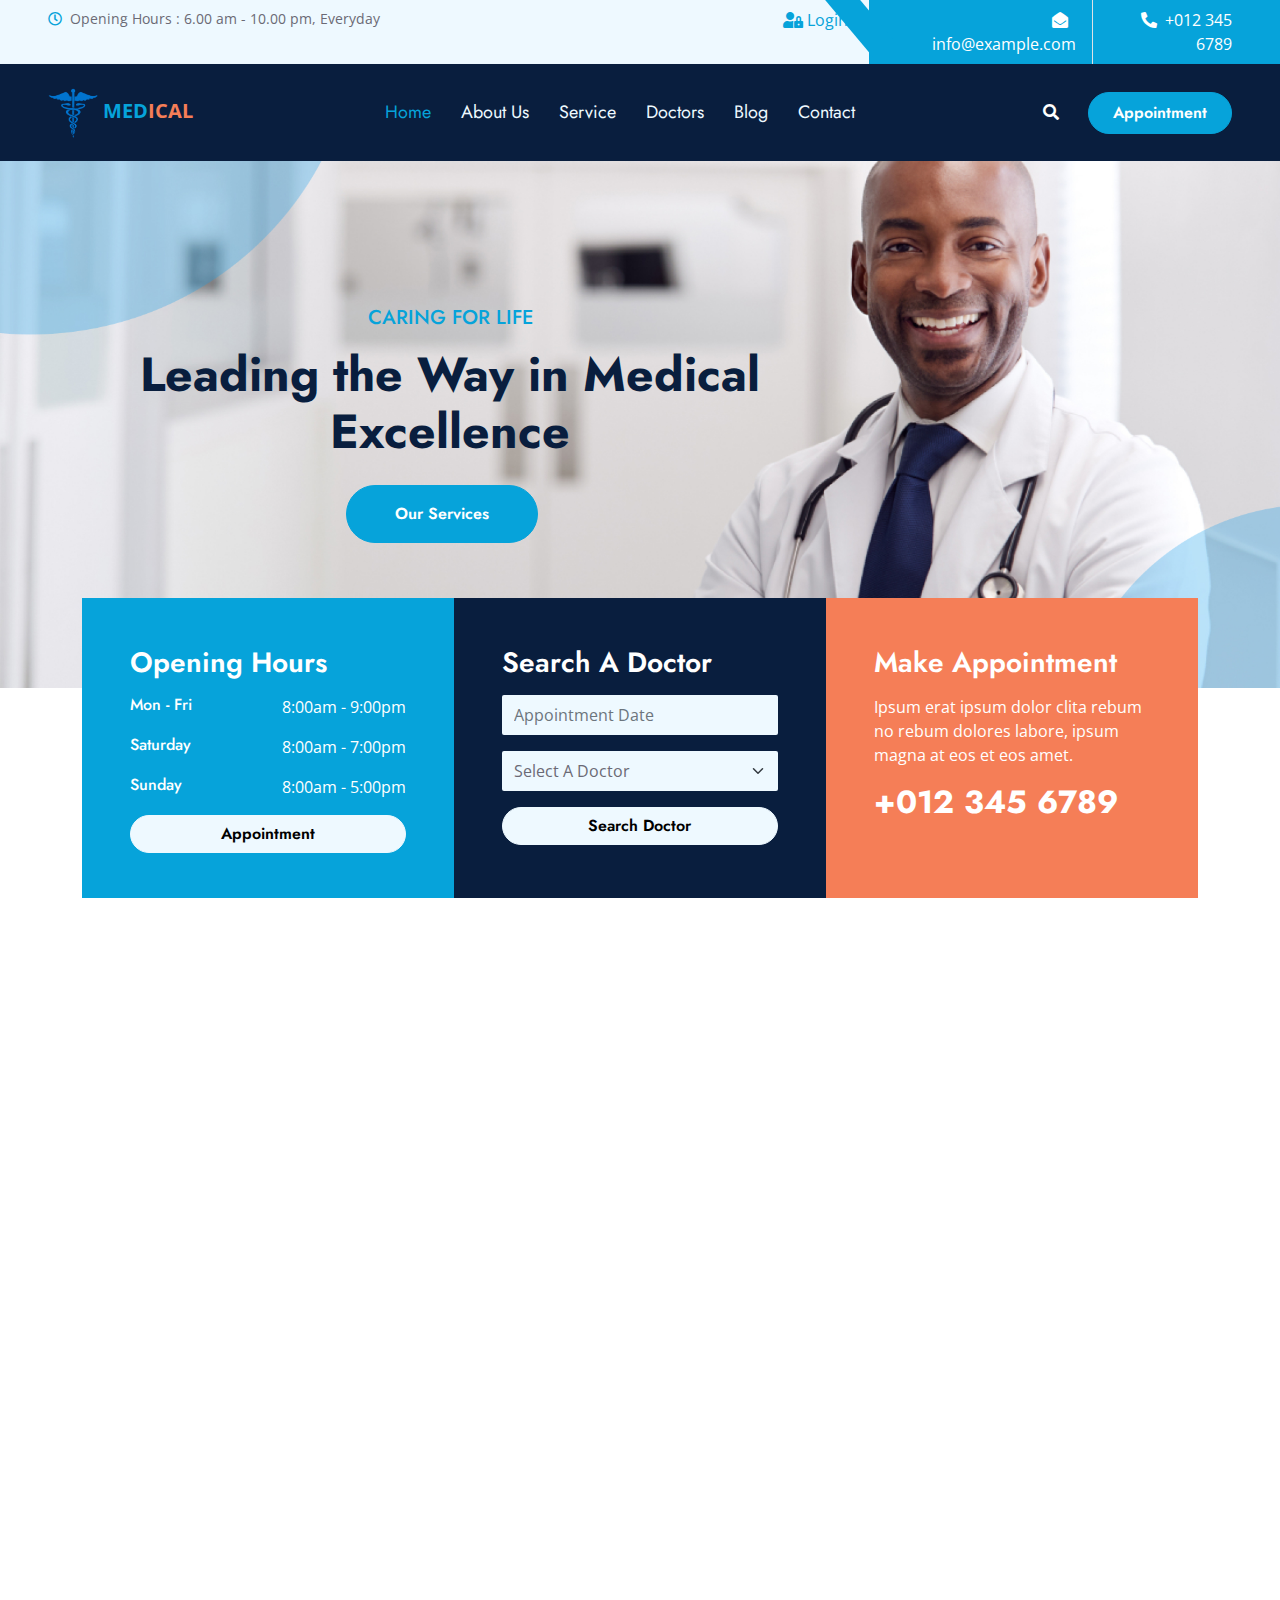
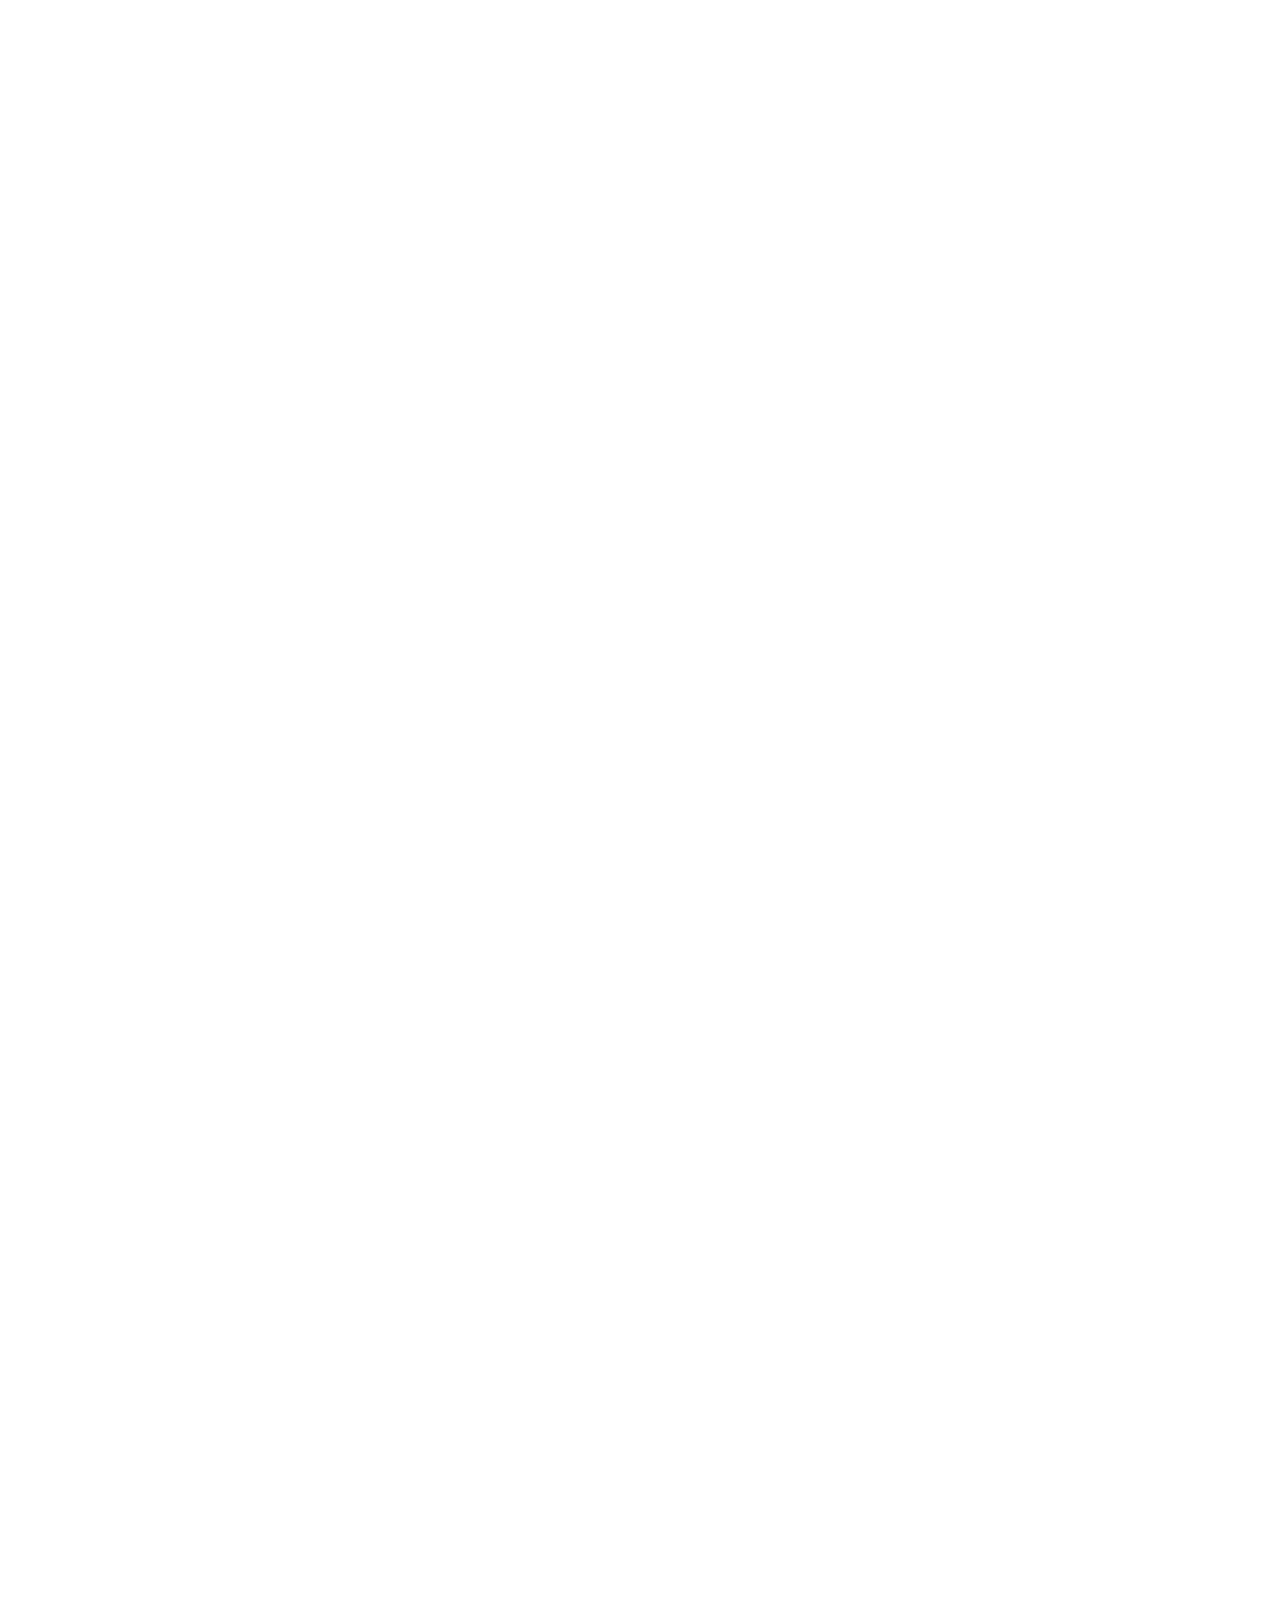
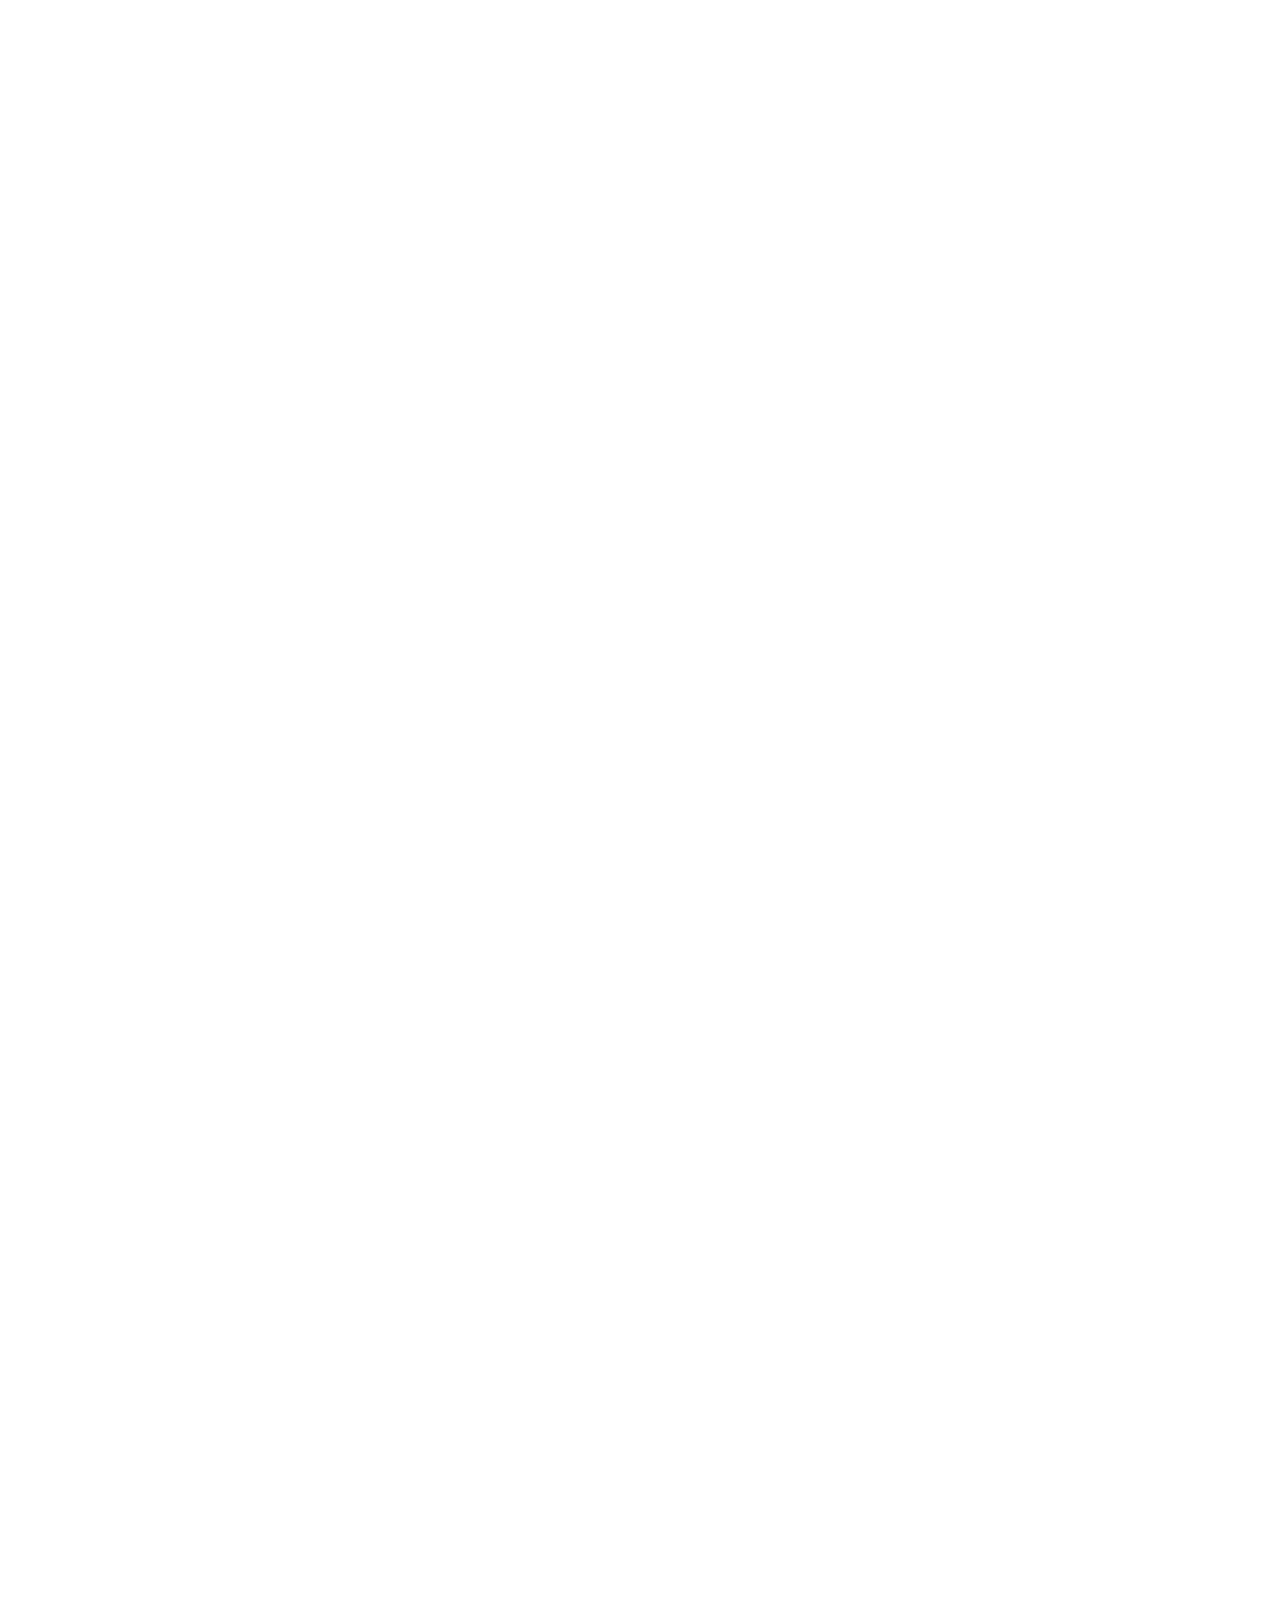
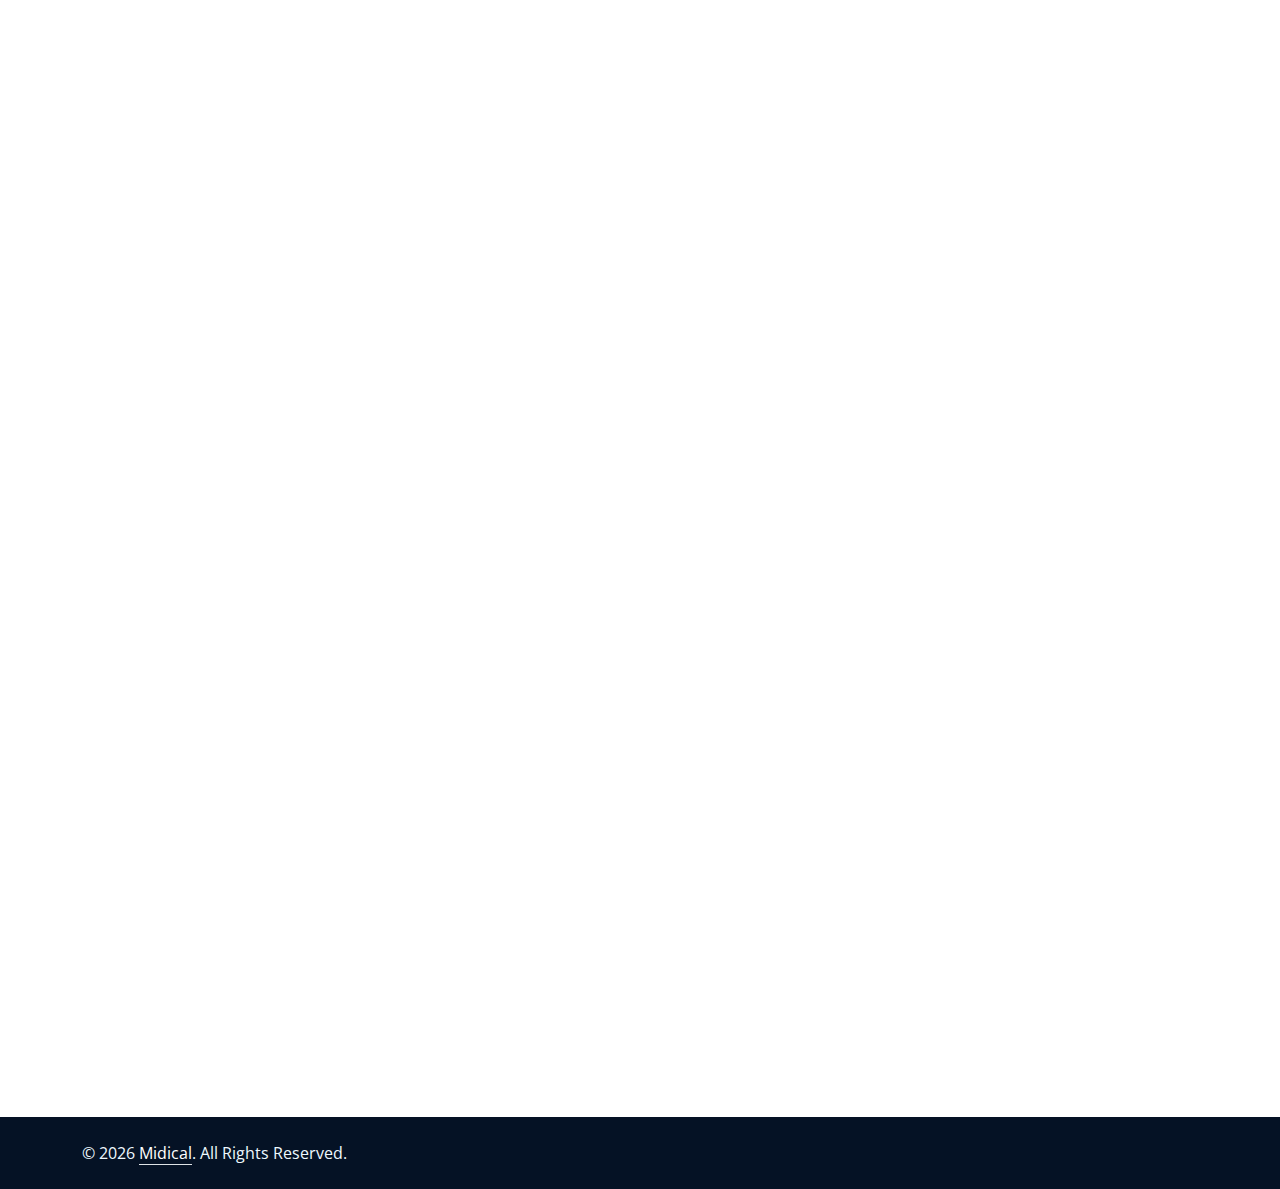
<file: index.html>
<!DOCTYPE html>
<html lang="en">
  <head>
    <meta charset="utf-8" />
    <title>Medical</title>
    <meta content="width=device-width, initial-scale=1.0" name="viewport" />
    <meta content="Free HTML Templates" name="keywords" />
    <meta content="Free HTML Templates" name="description" />

    <!-- Favicon -->
    <link href="img/favicon.ico" rel="icon" />

    <!-- Google Web Fonts -->
    <link rel="preconnect" href="https://fonts.gstatic.com" />
    <link
      href="https://fonts.googleapis.com/css2?family=Jost:wght@500;600;700&family=Open+Sans:wght@400;600&display=swap"
      rel="stylesheet"
    />

    <!-- Icon Font Stylesheet -->
    <link
      href="https://cdnjs.cloudflare.com/ajax/libs/font-awesome/5.10.0/css/all.min.css"
      rel="stylesheet"
    />
    <link
      href="https://cdn.jsdelivr.net/npm/bootstrap-icons@1.4.1/font/bootstrap-icons.css"
      rel="stylesheet"
    />

    <!-- Libraries Stylesheet -->
    <link href="lib/owlcarousel/assets/owl.carousel.min.css" rel="stylesheet" />
    <link href="lib/animate/animate.min.css" rel="stylesheet" />
    <link
      href="lib/tempusdominus/css/tempusdominus-bootstrap-4.min.css"
      rel="stylesheet"
    />
    <link href="lib/twentytwenty/twentytwenty.css" rel="stylesheet" />

    <!-- Customized Bootstrap Stylesheet -->
    <link href="css/bootstrap.min.css" rel="stylesheet" />

    <!-- Template Stylesheet -->
    <link href="css/style.css" rel="stylesheet" />
  </head>

  <body>
    <!-- Spinner Start -->
    <div
      id="spinner"
      class="show bg-white position-fixed translate-middle w-100 vh-100 top-50 start-50 d-flex align-items-center justify-content-center"
    >
      <div class="spinner-grow text-primary m-1" role="status">
        <span class="sr-only">Loading...</span>
      </div>
      <div class="spinner-grow text-dark m-1" role="status">
        <span class="sr-only">Loading...</span>
      </div>
      <div class="spinner-grow text-secondary m-1" role="status">
        <span class="sr-only">Loading...</span>
      </div>
    </div>
    <!-- Spinner End -->

    <!-- Topbar Start -->
    <div class="container-fluid bg-light ps-5 pe-0 d-none d-lg-block">
      <div class="row gx-0">
        <div class="col-md-7 text-center text-lg-start mb-2 mb-lg-0">
          <div class="d-inline-flex align-items-center">
            <small class="py-2"
              ><i class="far fa-clock text-primary me-2"></i>Opening Hours :
              6.00 am - 10.00 pm, Everyday
            </small>
          </div>
        </div>
        <div class="col-md-1">
          <div class="nav-item dropdown">
            <a
              href="#"
              class="nav-link dropdown-toggle"
              data-bs-toggle="dropdown"
            >
              <i class="fas fa-user-lock"></i> Login</a
            >
            <div class="dropdown-menu m-0">
              <a href="login.html" class="dropdown-item">Reception </a>
              <a href="login.html" class="dropdown-item">Doctors </a>
              <a href="login.html" class="dropdown-item">Pathology </a>
              <a href="login.html" class="dropdown-item">Radiology </a>
              <a href="login.html" class="dropdown-item">Dietician </a>
              <a href="login.html" class="dropdown-item">Yoga </a>
              <a href="login.html" class="dropdown-item">SPA </a>
              <a href="login.html" class="dropdown-item">IPD Reception </a>
              <a href="login.html" class="dropdown-item">Billibg Department </a>
              <a href="login.html" class="dropdown-item">Super Admin </a>

              <a href="signup.html" class="dropdown-item">Logout</a>
            </div>
          </div>
        </div>
        <div class="col-md-4 text-center text-lg-end">
          <div
            class="position-relative d-inline-flex align-items-center bg-primary text-white top-shape px-5"
          >
            <div class="me-3 pe-3 border-end py-2">
              <a
                href="https://mail.google.com/mail/?view=cm&amp;fs=1&amp;tf=1&amp;to=info@example.com"
                class="m-0 text-white"
              >
                <i class="fa fa-envelope-open me-2"></i>info@example.com
              </a>
            </div>
            <div class="py-2">
              <a href="tel:123456789" class="m-0 text-white">
                <i class="fa fa-phone-alt me-2"></i>+012 345 6789
              </a>
            </div>
          </div>
        </div>
      </div>
    </div>
    <!-- Topbar End -->

    <!-- Navbar Start -->
    <nav
      class="navbar navbar-expand-lg bg-dark navbar-light shadow-sm px-md-5 py-md-3 py-lg-0 px-sm-5 py-sm-5"
    >
      <a href="index.html" class="navbar-brand p-0 fw-bold">
        <img src="./img/logo.png" alt="" srcset="" width="50px" height="50px" />
        <span class="text-primary"
          >MED<span style="color: #f57e57">ICAL</span>
        </span>
      </a>
      <div class="xs-d-block d-lg-none">
        <div class="nav-item dropdown">
          <a href="#" class="nav-link dropdown-toggle" data-bs-toggle="dropdown"
            >Login</a
          >
          <div class="dropdown-menu m-0">
            <a href="login.html" class="dropdown-item">Reception </a>
            <a href="login.html" class="dropdown-item">Doctors </a>
            <a href="login.html" class="dropdown-item">Pathology </a>
            <a href="login.html" class="dropdown-item">Radiology </a>
            <a href="login.html" class="dropdown-item">Dietician </a>
            <a href="login.html" class="dropdown-item">Yoga </a>
            <a href="login.html" class="dropdown-item">SPA </a>
            <a href="login.html" class="dropdown-item">IPD Reception </a>
            <a href="login.html" class="dropdown-item">Billibg Department </a>
            <a href="login.html" class="dropdown-item">Super Admin </a>

            <a href="signup.html" class="dropdown-item">Logout</a>
          </div>
        </div>
      </div>
      <button
        type="button"
        class="btn text-white xs-d-block d-lg-none text-end"
        data-bs-toggle="modal"
        data-bs-target="#searchModal"
      >
        <i class="fa fa-search"></i>
      </button>
      <button
        class="navbar-toggler bg-white"
        type="button"
        data-bs-toggle="collapse"
        data-bs-target="#navbarCollapse"
      >
        <span class="navbar-toggler-icon"></span>
      </button>
      <div class="collapse navbar-collapse text-center" id="navbarCollapse">
        <div class="navbar-nav mx-auto py-0">
          <a href="index.html" class="nav-item nav-link active">Home</a>
          <a href="about.html" class="nav-item nav-link">About Us</a>
          <a href="service.html" class="nav-item nav-link">Service</a>
          <a href="service.html" class="nav-item nav-link">Doctors</a>
          <a href="blog.html" class="nav-item nav-link">Blog</a>
          <a href="contact.html" class="nav-item nav-link">Contact</a>
        </div>
        <button
          type="button"
          class="btn text-white d-none d-sm-block d-md-block"
          data-bs-toggle="modal"
          data-bs-target="#searchModal"
        >
          <i class="fa fa-search"></i>
        </button>
        <a href="appointment.html" class="btn btn-primary py-2 px-4 ms-3"
          >Appointment</a
        >
      </div>
    </nav>
    <!-- Navbar End -->

    <!-- Full Screen Search Start -->
    <div class="modal fade" id="searchModal" tabindex="-1">
      <div class="modal-dialog modal-fullscreen">
        <div class="modal-content" style="background: rgba(9, 30, 62, 0.7)">
          <div class="modal-header border-0">
            <button
              type="button"
              class="btn bg-white btn-close"
              data-bs-dismiss="modal"
              aria-label="Close"
            ></button>
          </div>
          <div
            class="modal-body d-flex align-items-center justify-content-center"
          >
            <div class="input-group" style="max-width: 600px">
              <input
                type="text"
                class="form-control bg-transparent border-primary p-3"
                placeholder="Type search keyword"
              />
              <button class="btn btn-primary px-4">
                <i class="bi bi-search"></i>
              </button>
            </div>
          </div>
        </div>
      </div>
    </div>
    <!-- Full Screen Search End -->

    <!-- Carousel Start -->
    <div class="container-fluid p-0">
      <div
        id="header-carousel"
        class="carousel slide carousel-fade"
        data-bs-ride="carousel"
      >
        <div class="carousel-inner">
          <div class="carousel-item active">
            <img class="w-100" src="img/banner/1.jpg" alt="Image" />
            <div
              class="carousel-caption d-flex flex-column align-items-start justify-content-center"
            >
              <div class="p-3" style="max-width: 900px">
                <h5
                  class="text-primary text-uppercase mb-3 animated slideInDown"
                >
                  Caring for Life
                </h5>
                <h1 class="display-5 text-black mb-md-4 animated zoomIn">
                  Leading the Way in Medical Excellence
                </h1>
                <a
                  href="service.html"
                  class="btn btn-primary py-md-3 px-md-5 me-3 animated"
                  >Our Services</a
                >
              </div>
            </div>
          </div>
        </div>
      </div>
    </div>
    <!-- Carousel End -->

    <!-- Banner Start -->
    <div class="container-fluid banner mb-5">
      <div class="container">
        <div class="row gx-0">
          <div class="col-lg-4 wow zoomIn" data-wow-delay="0.1s">
            <div
              class="bg-primary d-flex flex-column p-5"
              style="height: 300px"
            >
              <h3 class="text-white mb-3">Opening Hours</h3>
              <div class="d-flex justify-content-between text-white mb-3">
                <h6 class="text-white mb-0">Mon - Fri</h6>
                <p class="mb-0">8:00am - 9:00pm</p>
              </div>
              <div class="d-flex justify-content-between text-white mb-3">
                <h6 class="text-white mb-0">Saturday</h6>
                <p class="mb-0">8:00am - 7:00pm</p>
              </div>
              <div class="d-flex justify-content-between text-white mb-3">
                <h6 class="text-white mb-0">Sunday</h6>
                <p class="mb-0">8:00am - 5:00pm</p>
              </div>
              <a class="btn btn-light" href="">Appointment</a>
            </div>
          </div>
          <div class="col-lg-4 wow zoomIn" data-wow-delay="0.3s">
            <div class="bg-dark d-flex flex-column p-5" style="height: 300px">
              <h3 class="text-white mb-3">Search A Doctor</h3>
              <div class="date mb-3" id="date" data-target-input="nearest">
                <input
                  type="text"
                  class="form-control bg-light border-0 datetimepicker-input"
                  placeholder="Appointment Date"
                  data-target="#date"
                  data-toggle="datetimepicker"
                  style="height: 40px"
                />
              </div>
              <select
                class="form-select bg-light border-0 mb-3"
                style="height: 40px"
              >
                <option selected>Select A Doctor</option>
                <option value="1">Doctor 1</option>
                <option value="2">Doctor 2</option>
                <option value="3">Doctor 3</option>
              </select>
              <a class="btn btn-light" href="">Search Doctor</a>
            </div>
          </div>
          <div class="col-lg-4 wow zoomIn" data-wow-delay="0.6s">
            <div
              class="bg-secondary d-flex flex-column p-5"
              style="height: 300px"
            >
              <h3 class="text-white mb-3">Make Appointment</h3>
              <p class="text-white">
                Ipsum erat ipsum dolor clita rebum no rebum dolores labore,
                ipsum magna at eos et eos amet.
              </p>
              <h2 class="text-white mb-0">+012 345 6789</h2>
            </div>
          </div>
        </div>
      </div>
    </div>
    <!-- Banner Start -->

    <!-- About Start -->
    <div class="container-fluid py-5 wow fadeInUp" data-wow-delay="0.1s">
      <div class="container">
        <div class="row g-5">
          <div class="col-lg-12 text-center">
            <div class="section-title mb-4">
              <h5
                class="position-relative d-inline-block text-primary text-uppercase"
              >
                Welcome to Meddical
              </h5>
              <h1 class="display-5 mb-0">A Great Place to Receive Care</h1>
            </div>
            <h4 class="text-body fst-italic mb-4">
              Diam dolor diam ipsum sit. Clita erat ipsum et lorem stet no lorem
              sit clita duo justo magna dolore
            </h4>
            <p class="mb-4">
              Tempor erat elitr rebum at clita. Diam dolor diam ipsum et tempor
              sit. Aliqu diam amet diam et eos labore. Clita erat ipsum et lorem
              et sit, sed stet no labore lorem sit. Sanctus clita duo justo et
              tempor eirmod magna dolore erat amet
            </p>

            <a
              href="about.html"
              class="btn btn-primary py-2 px-3 mt-4 wow zoomIn"
              data-wow-delay="0.6s"
              >Learn More <i class="fas fa-arrow-right"></i>
            </a>
          </div>
          <div class="col-lg-12" style="height: 300px">
            <div class="position-relative h-100">
              <img
                class="position-absolute w-100 h-100 rounded wow zoomIn img-fluid"
                data-wow-delay="0.9s"
                src="./img/about-banner.jpg"
                style="object-fit: cover"
              />
            </div>
          </div>
        </div>
      </div>
    </div>
    <!-- About End -->

    <!-- Service Start -->
    <div class="container-fluid py-5 wow fadeInUp" data-wow-delay="0.1s">
      <div class="container">
        <div class="section-title mb-5 text-center">
          <h5
            class="position-relative d-inline-block text-primary text-uppercase"
          >
            Our Services
          </h5>
          <h1 class="display-5 mb-0">Care you can believe in</h1>
        </div>
        <div class="row g-5 mb-5">
          <div class="col-lg-3 col-12 wow zoomIn" data-wow-delay="0.3s">
            <div class="contextNav onethird">
              <ul class="checklist-select" role="tablist">
                <li
                  id="tab1"
                  class="active"
                  role="tab"
                  aria-controls="panel1"
                  aria-selected="true"
                >
                  <img
                    src="./img/services/1.png"
                    alt=""
                    width="30px"
                    height="30px"
                  />
                  <p>Free Checkup</p>
                </li>
                <li
                  id="tab2"
                  role="tab"
                  aria-controls="panel2"
                  aria-selected="false"
                >
                  <img
                    src="./img/services/2.png"
                    alt=""
                    width="30px"
                    height="30px"
                  />
                  <p>Cardiogram</p>
                </li>
                <li
                  id="tab3"
                  role="tab"
                  aria-controls="panel3"
                  aria-selected="false"
                >
                  <img
                    src="./img/services/3.png"
                    alt=""
                    width="30px"
                    height="30px"
                  />
                  <p>Dna Testing</p>
                </li>
                <li
                  id="tab4"
                  role="tab"
                  aria-controls="panel4"
                  aria-selected="false"
                >
                  <img
                    src="./img/services/4.png"
                    alt=""
                    width="30px"
                    height="30px"
                  />
                  <p>Blood Bank</p>
                </li>
                <hr />
                <a href="service.html">
                  <li class="">View All</li>
                </a>
              </ul>
            </div>
          </div>
          <div class="col-lg-6 col-12">
            <div class="twothirds vertical-tabs">
              <div class="checklist-wrap">
                <!-------- First Panel --------->
                <div
                  class="twothirds last box tab1-box selected"
                  id="panel1"
                  role="tabpanel"
                  aria-labelledby="tab1"
                >
                  <article class="deptBox">
                    <h2>A passion for putting patients first.</h2>
                    <div>
                      <br />
                      <!-- to wrap the accordion panels -->
                      <div class="row">
                        <div class="col-6">
                          <ul>
                            <li class="mb-3">A Passion for Healing</li>
                            <li class="mb-3">All our best</li>
                            <li class="mb-3">A Legacy of Excellence</li>
                          </ul>
                        </div>
                        <div class="col-6">
                          <ul>
                            <li class="mb-3">5-Star Care</li>
                            <li class="mb-3">Believe in Us</li>
                            <li class="mb-3">Always Caring</li>
                          </ul>
                        </div>
                      </div>
                      <p style="text-align: justify">
                        Lorem ipsum dolor sit amet, consectetur adipiscing elit.
                        Quisque placerat scelerisque tortor ornare ornare.
                        Quisque placerat scelerisque tortor ornare ornare
                        Convallis felis vitae tortor augue. Velit nascetur proin
                        massa in. Consequat faucibus porttitor enim et.
                      </p>
                      <p style="text-align: justify">
                        Lorem ipsum dolor sit amet, consectetur adipiscing elit.
                        Quisque placerat scelerisque tortor ornare ornare.
                        Quisque placerat scelerisque tortor ornare ornare
                        Convallis felis vitae tortor augue. Velit nascetur proin
                        massa in. Consequat faucibus porttitor enim et.
                      </p>
                    </div>
                  </article>
                </div>
                <!-- end tab1 Box  -->

                <!--------- Second Panel  --------->
                <div
                  class="twothirds last box tab2-box"
                  id="panel2"
                  role="tabpanel"
                  aria-labelledby="tab2"
                >
                  <article class="deptBox">
                    <h2>Cardiogram</h2>
                    <div>
                      <br />
                      <!-- to wrap the accordion panels -->

                      <div class="row">
                        <div class="col-6">
                          <ul>
                            <li class="mb-3">A Passion for Healing</li>
                            <li class="mb-3">All our best</li>
                            <li class="mb-3">A Legacy of Excellence</li>
                          </ul>
                        </div>
                        <div class="col-6">
                          <ul>
                            <li class="mb-3">5-Star Care</li>
                            <li class="mb-3">Believe in Us</li>
                            <li class="mb-3">Always Caring</li>
                          </ul>
                        </div>
                      </div>
                      <p style="text-align: justify">
                        Lorem ipsum dolor sit amet, consectetur adipiscing elit.
                        Quisque placerat scelerisque tortor ornare ornare.
                        Quisque placerat scelerisque tortor ornare ornare
                        Convallis felis vitae tortor augue. Velit nascetur proin
                        massa in. Consequat faucibus porttitor enim et.
                      </p>
                      <p style="text-align: justify">
                        Lorem ipsum dolor sit amet, consectetur adipiscing elit.
                        Quisque placerat scelerisque tortor ornare ornare.
                        Quisque placerat scelerisque tortor ornare ornare
                        Convallis felis vitae tortor augue. Velit nascetur proin
                        massa in. Consequat faucibus porttitor enim et.
                      </p>
                    </div>
                  </article>
                </div>
                <!-- end tab2 Box  -->

                <!--------- Third Panel  --------->
                <div
                  class="twothirds last box tab3-box"
                  id="panel3"
                  role="tabpanel"
                  aria-labelledby="tab3"
                >
                  <article class="deptBox">
                    <h2>Dna Testing</h2>
                    <div>
                      <br />
                      <!-- to wrap the accordion panels -->

                      <div class="row">
                        <div class="col-6">
                          <ul>
                            <li class="mb-3">A Passion for Healing</li>
                            <li class="mb-3">All our best</li>
                            <li class="mb-3">A Legacy of Excellence</li>
                          </ul>
                        </div>
                        <div class="col-6">
                          <ul>
                            <li class="mb-3">5-Star Care</li>
                            <li class="mb-3">Believe in Us</li>
                            <li class="mb-3">Always Caring</li>
                          </ul>
                        </div>
                      </div>
                      <p style="text-align: justify">
                        Lorem ipsum dolor sit amet, consectetur adipiscing elit.
                        Quisque placerat scelerisque tortor ornare ornare.
                        Quisque placerat scelerisque tortor ornare ornare
                        Convallis felis vitae tortor augue. Velit nascetur proin
                        massa in. Consequat faucibus porttitor enim et.
                      </p>
                      <p style="text-align: justify">
                        Lorem ipsum dolor sit amet, consectetur adipiscing elit.
                        Quisque placerat scelerisque tortor ornare ornare.
                        Quisque placerat scelerisque tortor ornare ornare
                        Convallis felis vitae tortor augue. Velit nascetur proin
                        massa in. Consequat faucibus porttitor enim et.
                      </p>
                    </div>
                  </article>
                </div>
                <!-- end tab3 Box -->
                <div
                  class="twothirds last box tab4-box"
                  id="panel4"
                  role="tabpanel"
                  aria-labelledby="tab4"
                >
                  <article class="deptBox">
                    <h2>Blood Bank.</h2>
                    <div>
                      <br />
                      <!-- to wrap the accordion panels -->

                      <div class="row">
                        <div class="col-6">
                          <ul>
                            <li class="mb-3">A Passion for Healing</li>
                            <li class="mb-3">All our best</li>
                            <li class="mb-3">A Legacy of Excellence</li>
                          </ul>
                        </div>
                        <div class="col-6">
                          <ul>
                            <li class="mb-3">5-Star Care</li>
                            <li class="mb-3">Believe in Us</li>
                            <li class="mb-3">Always Caring</li>
                          </ul>
                        </div>
                      </div>
                      <p style="text-align: justify">
                        Lorem ipsum dolor sit amet, consectetur adipiscing elit.
                        Quisque placerat scelerisque tortor ornare ornare.
                        Quisque placerat scelerisque tortor ornare ornare
                        Convallis felis vitae tortor augue. Velit nascetur proin
                        massa in. Consequat faucibus porttitor enim et.
                      </p>
                      <p style="text-align: justify">
                        Lorem ipsum dolor sit amet, consectetur adipiscing elit.
                        Quisque placerat scelerisque tortor ornare ornare.
                        Quisque placerat scelerisque tortor ornare ornare
                        Convallis felis vitae tortor augue. Velit nascetur proin
                        massa in. Consequat faucibus porttitor enim et.
                      </p>
                    </div>
                  </article>
                </div>
                <!-- end tab4 Box -->
              </div>
              <!-- end checklist-wrap -->
            </div>
          </div>
          <div class="col-lg-3 col-12">
            <div class="row">
              <div class="col-12 mb-4">
                <div class="rounded-top overflow-hidden">
                  <img
                    class="img-fluid"
                    src="img/service-1.jpg"
                    alt=""
                    width="100%"
                    height="300px"
                  />
                </div>
              </div>
              <div class="col-12 mb-4">
                <div class="rounded-top overflow-hidden">
                  <img
                    class="img-fluid"
                    src="img/service-1.jpg"
                    alt=""
                    width="100%"
                    height="300px"
                  />
                </div>
              </div>
              <div class="col-12 mb-4">
                <div class="rounded-top overflow-hidden">
                  <img
                    class="img-fluid"
                    src="img/service-1.jpg"
                    alt=""
                    width="100%"
                    height="300px"
                  />
                </div>
              </div>
            </div>
          </div>
        </div>
      </div>
    </div>
    <!-- Service End -->

    <!-- specilities Start -->
    <div class="container-fluid py-5 wow fadeInUp" data-wow-delay="0.1s">
      <div class="container">
        <div class="section-title mb-5 text-center">
          <h5
            class="position-relative d-inline-block text-primary text-uppercase"
          >
            Always Caring
          </h5>
          <h1 class="display-5 mb-0">Our Specialties</h1>
        </div>
        <div class="row g-5 mb-5">
          <div class="col-lg-12">
            <div class="row g-5">
              <div
                class="col-md-3 col-6 service-item wow zoomIn"
                data-wow-delay="0.6s"
              >
                <div class="rounded-top overflow-hidden">
                  <img
                    class="img-fluid"
                    src="img/service-1.jpg"
                    alt=""
                    width="100%"
                    height="250px"
                  />
                </div>
                <div
                  class="position-relative bg-light rounded-bottom text-center p-4"
                >
                  <p class="m-0 text-truncate fw-bold text-dark">Neurology</p>
                </div>
              </div>
              <div
                class="col-md-3 col-6 service-item wow zoomIn"
                data-wow-delay="0.9s"
              >
                <div class="rounded-top overflow-hidden">
                  <img
                    class="img-fluid"
                    src="img/service-2.jpg"
                    alt=""
                    width="100%"
                    height="250px"
                  />
                </div>
                <div
                  class="position-relative bg-light rounded-bottom text-center p-4"
                >
                  <p class="m-0 text-truncate fw-bold text-dark">Bones</p>
                </div>
              </div>
              <div
                class="col-md-3 col-6 service-item wow zoomIn"
                data-wow-delay="0.9s"
              >
                <div class="rounded-top overflow-hidden">
                  <img
                    class="img-fluid"
                    src="img/service-2.jpg"
                    alt=""
                    width="100%"
                    height="250px"
                  />
                </div>
                <div
                  class="position-relative bg-light rounded-bottom text-center p-4"
                >
                  <p class="m-0 text-truncate fw-bold text-dark">Oncology</p>
                </div>
              </div>
              <div
                class="col-md-3 col-6 service-item wow zoomIn"
                data-wow-delay="0.9s"
              >
                <div class="rounded-top overflow-hidden">
                  <img
                    class="img-fluid"
                    src="img/service-2.jpg"
                    alt=""
                    width="100%"
                    height="250px"
                  />
                </div>
                <div
                  class="position-relative bg-light rounded-bottom text-center p-4"
                >
                  <p class="m-0 text-truncate fw-bold text-dark">
                    Otorhinolaryngology
                  </p>
                </div>
              </div>
              <div
                class="col-md-3 col-6 service-item wow zoomIn"
                data-wow-delay="0.9s"
              >
                <div class="rounded-top overflow-hidden">
                  <img
                    class="img-fluid"
                    src="img/service-2.jpg"
                    alt=""
                    width="100%"
                    height="250px"
                  />
                </div>
                <div
                  class="position-relative bg-light rounded-bottom text-center p-4"
                >
                  <p class="m-0 text-truncate fw-bold text-dark">
                    Ophthalmology
                  </p>
                </div>
              </div>
              <div
                class="col-md-3 col-6 service-item wow zoomIn"
                data-wow-delay="0.9s"
              >
                <div class="rounded-top overflow-hidden">
                  <img
                    class="img-fluid"
                    src="img/service-2.jpg"
                    alt=""
                    width="100%"
                    height="250px"
                  />
                </div>
                <div
                  class="position-relative bg-light rounded-bottom text-center p-4"
                >
                  <p class="m-0 text-truncate fw-bold text-dark">
                    Cardiovascular
                  </p>
                </div>
              </div>
              <div
                class="col-md-3 col-6 service-item wow zoomIn"
                data-wow-delay="0.9s"
              >
                <div class="rounded-top overflow-hidden">
                  <img
                    class="img-fluid"
                    src="img/service-2.jpg"
                    alt=""
                    width="100%"
                    height="250px"
                  />
                </div>
                <div
                  class="position-relative bg-light rounded-bottom text-center p-4"
                >
                  <p class="m-0 text-truncate fw-bold text-dark">Pulmonology</p>
                </div>
              </div>
              <div
                class="col-md-3 col-6 service-item wow zoomIn"
                data-wow-delay="0.9s"
              >
                <div class="rounded-top overflow-hidden">
                  <img
                    class="img-fluid"
                    src="img/service-2.jpg"
                    alt=""
                    width="100%"
                    height="250px"
                  />
                </div>
                <div
                  class="position-relative bg-light rounded-bottom text-center p-4"
                >
                  <p class="m-0 text-truncate fw-bold text-dark">
                    Renal Medicine
                  </p>
                </div>
              </div>
              <div
                class="col-md-3 col-6 service-item wow zoomIn"
                data-wow-delay="0.9s"
              >
                <div class="rounded-top overflow-hidden">
                  <img
                    class="img-fluid"
                    src="img/service-2.jpg"
                    alt=""
                    width="100%"
                    height="250px"
                  />
                </div>
                <div
                  class="position-relative bg-light rounded-bottom text-center p-4"
                >
                  <p class="m-0 text-truncate fw-bold text-dark">
                    Gastroenterology
                  </p>
                </div>
              </div>
              <div
                class="col-md-3 col-6 service-item wow zoomIn"
                data-wow-delay="0.9s"
              >
                <div class="rounded-top overflow-hidden">
                  <img
                    class="img-fluid"
                    src="img/service-2.jpg"
                    alt=""
                    width="100%"
                    height="250px"
                  />
                </div>
                <div
                  class="position-relative bg-light rounded-bottom text-center p-4"
                >
                  <p class="m-0 text-truncate fw-bold text-dark">Urology</p>
                </div>
              </div>
              <div
                class="col-md-3 col-6 service-item wow zoomIn"
                data-wow-delay="0.9s"
              >
                <div class="rounded-top overflow-hidden">
                  <img
                    class="img-fluid"
                    src="img/service-2.jpg"
                    alt=""
                    width="100%"
                    height="250px"
                  />
                </div>
                <div
                  class="position-relative bg-light rounded-bottom text-center p-4"
                >
                  <p class="m-0 text-truncate fw-bold text-dark">Dermatology</p>
                </div>
              </div>
              <div
                class="col-md-3 col-6 service-item wow zoomIn"
                data-wow-delay="0.9s"
              >
                <div class="rounded-top overflow-hidden">
                  <img
                    class="img-fluid"
                    src="img/service-2.jpg"
                    alt=""
                    width="100%"
                    height="250px"
                  />
                </div>
                <div
                  class="position-relative bg-light rounded-bottom text-center p-4"
                >
                  <p class="m-0 text-truncate fw-bold text-dark">Gynaecology</p>
                </div>
              </div>
            </div>
          </div>
        </div>
      </div>
    </div>
    <!-- specilities End -->

    <!-- Appointment Start -->
    <div
      class="container-fluid bg-primary bg-appointment my-5 wow fadeInUp"
      data-wow-delay="0.1s"
    >
      <div class="container">
        <div class="row gx-5">
          <div class="col-lg-6 py-5">
            <div class="py-5">
              <h1 class="display-5 text-white mb-4">Book an Appointment</h1>
              <p class="text-white mb-0">
                Lorem ipsum dolor sit amet, consectetur adipiscing elit. Quisque
                placerat scelerisque tortor ornare ornare. Convallis felis vitae
                tortor augue. Velit nascetur proin massa in. Consequat faucibus
                porttitor enim et.
              </p>
              <p class="text-white mb-0">
                Lorem ipsum dolor sit amet, consectetur adipiscing elit. Quisque
                placerat scelerisque tortor ornare ornare. Convallis felis vitae
                tortor augue. Velit nascetur proin massa in. Consequat faucibus
                porttitor enim et.
              </p>
            </div>
          </div>
          <div class="col-lg-6">
            <div
              class="appointment-form h-100 d-flex flex-column justify-content-center text-center p-5 wow zoomIn"
              data-wow-delay="0.6s"
            >
              <h1 class="text-white mb-4">Make Appointment</h1>
              <form>
                <div class="row g-3">
                  <div class="col-12 col-sm-6">
                    <input
                      type="text"
                      class="form-control bg-light border-0"
                      placeholder="Your Name"
                      style="height: 55px"
                    />
                  </div>
                  <div class="col-12 col-sm-6">
                    <input
                      type="email"
                      class="form-control bg-light border-0"
                      placeholder="Your Email"
                      style="height: 55px"
                    />
                  </div>
                  <div class="col-12 col-sm-6">
                    <input
                      type="number"
                      class="form-control bg-light border-0"
                      placeholder=" Phone Number"
                      style="height: 55px"
                    />
                  </div>
                  <div class="col-12 col-sm-6">
                    <select
                      class="form-select bg-light border-0"
                      style="height: 55px"
                    >
                      <option selected>Select A Gender</option>
                      <option value="1">Male</option>
                      <option value="2">Female</option>
                      <option value="3">Other</option>
                    </select>
                  </div>
                  <div class="col-12 col-sm-6">
                    <select
                      class="form-select bg-light border-0"
                      style="height: 55px"
                    >
                      <option selected>Select A Department</option>
                      <option value="1">Department 1</option>
                      <option value="2">Department 2</option>
                      <option value="3">Department 3</option>
                    </select>
                  </div>
                  <div class="col-12 col-sm-6">
                    <select
                      class="form-select bg-light border-0"
                      style="height: 55px"
                    >
                      <option selected>Select Doctor</option>
                      <option value="1">Doctor 1</option>
                      <option value="2">Doctor 2</option>
                      <option value="3">Doctor 3</option>
                    </select>
                  </div>

                  <div class="col-12 col-sm-6">
                    <div class="date" id="date1" data-target-input="nearest">
                      <input
                        type="text"
                        class="form-control bg-light border-0 datetimepicker-input"
                        placeholder="Appointment Date"
                        data-target="#date1"
                        data-toggle="datetimepicker"
                        style="height: 55px"
                      />
                    </div>
                  </div>
                  <div class="col-12 col-sm-6">
                    <div class="time" id="time1" data-target-input="nearest">
                      <input
                        type="text"
                        class="form-control bg-light border-0 datetimepicker-input"
                        placeholder="Appointment Time"
                        data-target="#time1"
                        data-toggle="datetimepicker"
                        style="height: 55px"
                      />
                    </div>
                  </div>
                  <div class="col-12">
                    <button class="btn btn-dark w-100 py-3" type="submit">
                      Make Appointment
                    </button>
                  </div>
                </div>
              </form>
            </div>
          </div>
        </div>
      </div>
    </div>
    <!-- Appointment End -->

    <!-- doctor Start -->
    <div class="container-fluid py-5 wow fadeInUp" data-wow-delay="0.1s">
      <div class="container">
        <div class="section-title mb-4 text-center">
          <h5
            class="position-relative d-inline-block text-primary text-uppercase"
          >
            Trusted Care
          </h5>
          <h1 class="display-5 mb-0">Our Doctors</h1>
        </div>
        <div class="row g-5">
          <div class="col-lg-12">
            <div
              class="owl-carousel price-carousel wow zoomIn"
              data-wow-delay="0.9s"
            >
              <div class="team-item pb-4">
                <div class="position-relative rounded-top" style="z-index: 1">
                  <img
                    class="img-fluid rounded-top w-100"
                    src="img/team-2.jpg"
                    alt=""
                  />
                  <div
                    class="position-absolute top-100 start-50 translate-middle bg-light rounded p-2 d-flex"
                  >
                    <a class="btn btn-primary btn-square m-1" href="#"
                      ><i class="fab fa-twitter fw-normal"></i
                    ></a>
                    <a class="btn btn-primary btn-square m-1" href="#"
                      ><i class="fab fa-facebook-f fw-normal"></i
                    ></a>
                    <a class="btn btn-primary btn-square m-1" href="#"
                      ><i class="fab fa-linkedin-in fw-normal"></i
                    ></a>
                    <a class="btn btn-primary btn-square m-1" href="#"
                      ><i class="fab fa-instagram fw-normal"></i
                    ></a>
                  </div>
                </div>
                <div
                  class="team-text position-relative bg-light text-center rounded-bottom p-4 pt-5"
                >
                  <h4 class="mb-2">Dr. John Doe</h4>
                  <p class="text-primary mb-0">Neurology</p>
                  <a
                    href="profile.html"
                    class="btn btn-primary py-2 px-4 position-absolute top-100 start-50 translate-middle"
                  >
                    Profile</a
                  >
                </div>
              </div>
              <div class="team-item pb-4">
                <div class="position-relative rounded-top" style="z-index: 1">
                  <img
                    class="img-fluid rounded-top w-100"
                    src="img/team-1.jpg"
                    alt=""
                  />
                  <div
                    class="position-absolute top-100 start-50 translate-middle bg-light rounded p-2 d-flex"
                  >
                    <a class="btn btn-primary btn-square m-1" href="#"
                      ><i class="fab fa-twitter fw-normal"></i
                    ></a>
                    <a class="btn btn-primary btn-square m-1" href="#"
                      ><i class="fab fa-facebook-f fw-normal"></i
                    ></a>
                    <a class="btn btn-primary btn-square m-1" href="#"
                      ><i class="fab fa-linkedin-in fw-normal"></i
                    ></a>
                    <a class="btn btn-primary btn-square m-1" href="#"
                      ><i class="fab fa-instagram fw-normal"></i
                    ></a>
                  </div>
                </div>
                <div
                  class="team-text position-relative bg-light text-center rounded-bottom p-4 pt-5"
                >
                  <h4 class="mb-2">Dr. John Doe</h4>
                  <p class="text-primary mb-0">Neurology</p>
                  <a
                    href="profile.html"
                    class="btn btn-primary py-2 px-4 position-absolute top-100 start-50 translate-middle"
                  >
                    Profile</a
                  >
                </div>
              </div>
              <div class="team-item pb-4">
                <div class="position-relative rounded-top" style="z-index: 1">
                  <img
                    class="img-fluid rounded-top w-100"
                    src="img/team-3.jpg"
                    alt=""
                  />
                  <div
                    class="position-absolute top-100 start-50 translate-middle bg-light rounded p-2 d-flex"
                  >
                    <a class="btn btn-primary btn-square m-1" href="#"
                      ><i class="fab fa-twitter fw-normal"></i
                    ></a>
                    <a class="btn btn-primary btn-square m-1" href="#"
                      ><i class="fab fa-facebook-f fw-normal"></i
                    ></a>
                    <a class="btn btn-primary btn-square m-1" href="#"
                      ><i class="fab fa-linkedin-in fw-normal"></i
                    ></a>
                    <a class="btn btn-primary btn-square m-1" href="#"
                      ><i class="fab fa-instagram fw-normal"></i
                    ></a>
                  </div>
                </div>
                <div
                  class="team-text position-relative bg-light text-center rounded-bottom p-4 pt-5"
                >
                  <h4 class="mb-2">Dr. John Doe</h4>
                  <p class="text-primary mb-0">Neurology</p>
                  <a
                    href="profile.html"
                    class="btn btn-primary py-2 px-4 position-absolute top-100 start-50 translate-middle"
                  >
                    Profile</a
                  >
                </div>
              </div>
              <div class="team-item pb-4">
                <div class="position-relative rounded-top" style="z-index: 1">
                  <img
                    class="img-fluid rounded-top w-100"
                    src="img/team-4.jpg"
                    alt=""
                  />
                  <div
                    class="position-absolute top-100 start-50 translate-middle bg-light rounded p-2 d-flex"
                  >
                    <a class="btn btn-primary btn-square m-1" href="#"
                      ><i class="fab fa-twitter fw-normal"></i
                    ></a>
                    <a class="btn btn-primary btn-square m-1" href="#"
                      ><i class="fab fa-facebook-f fw-normal"></i
                    ></a>
                    <a class="btn btn-primary btn-square m-1" href="#"
                      ><i class="fab fa-linkedin-in fw-normal"></i
                    ></a>
                    <a class="btn btn-primary btn-square m-1" href="#"
                      ><i class="fab fa-instagram fw-normal"></i
                    ></a>
                  </div>
                </div>
                <div
                  class="team-text position-relative bg-light text-center rounded-bottom p-4 pt-5"
                >
                  <h4 class="mb-2">Dr. John Doe</h4>
                  <p class="text-primary mb-0">Neurology</p>
                  <a
                    href="profile.html"
                    class="btn btn-primary py-2 px-4 position-absolute top-100 start-50 translate-middle"
                  >
                    Profile</a
                  >
                </div>
              </div>
              <div class="team-item pb-4">
                <div class="position-relative rounded-top" style="z-index: 1">
                  <img
                    class="img-fluid rounded-top w-100"
                    src="img/team-5.jpg"
                    alt=""
                  />
                  <div
                    class="position-absolute top-100 start-50 translate-middle bg-light rounded p-2 d-flex"
                  >
                    <a class="btn btn-primary btn-square m-1" href="#"
                      ><i class="fab fa-twitter fw-normal"></i
                    ></a>
                    <a class="btn btn-primary btn-square m-1" href="#"
                      ><i class="fab fa-facebook-f fw-normal"></i
                    ></a>
                    <a class="btn btn-primary btn-square m-1" href="#"
                      ><i class="fab fa-linkedin-in fw-normal"></i
                    ></a>
                    <a class="btn btn-primary btn-square m-1" href="#"
                      ><i class="fab fa-instagram fw-normal"></i
                    ></a>
                  </div>
                </div>
                <div
                  class="team-text position-relative bg-light text-center rounded-bottom p-4 pt-5"
                >
                  <h4 class="mb-2">Dr. John Doe</h4>
                  <p class="text-primary mb-0">Neurology</p>
                  <a
                    href="profile.html"
                    class="btn btn-primary py-2 px-4 position-absolute top-100 start-50 translate-middle"
                  >
                    Profile</a
                  >
                </div>
              </div>
            </div>
          </div>
        </div>
      </div>
    </div>
    <!-- doctor End -->

    <!-- Blog Start -->
    <div class="container-fluid py-5 wow fadeInUp" data-wow-delay="0.1s">
      <div class="container py-5">
        <div class="section-title mb-4 text-center">
          <h5
            class="position-relative d-inline-block text-primary text-uppercase"
          >
            News
          </h5>
          <h1 class="display-5 mb-0">Better information, Better health</h1>
        </div>

        <div class="row g-5">
          <div class="col-lg-4 wow slideInUp" data-wow-delay="0.3s">
            <div class="blog-item bg-light rounded overflow-hidden">
              <div class="blog-img position-relative overflow-hidden">
                <img class="img-fluid" src="img/price-3.jpg" alt="" />
              </div>
              <div class="p-4">
                <div class="d-flex mb-3">
                  <small
                    ><i class="far fa-calendar-alt text-primary me-2"></i
                    >December 3, 2020</small
                  >
                </div>
                <h4 class="mb-3 text-truncate">
                  How to find properties to flip
                </h4>
                <p class="text-truncate">
                  Dolor et eos labore stet justo sed est sed sed sed dolor stet
                  amet
                </p>
                <a class="text-uppercase" href="blog.html"
                  >Read More <i class="bi bi-arrow-right"></i
                ></a>
              </div>
            </div>
          </div>
          <div class="col-lg-4 wow slideInUp" data-wow-delay="0.6s">
            <div class="blog-item bg-light rounded overflow-hidden">
              <div class="blog-img position-relative overflow-hidden">
                <img class="img-fluid" src="img/price-3.jpg" alt="" />
              </div>
              <div class="p-4">
                <div class="d-flex mb-3">
                  <small
                    ><i class="far fa-calendar-alt text-primary me-2"></i
                    >December 3, 2020</small
                  >
                </div>
                <h4 class="mb-3 text-truncate">
                  How to find properties to flip
                </h4>
                <p class="text-truncate">
                  Dolor et eos labore stet justo sed est sed sed sed dolor stet
                  amet
                </p>
                <a class="text-uppercase" href="blog.html"
                  >Read More <i class="bi bi-arrow-right"></i
                ></a>
              </div>
            </div>
          </div>
          <div class="col-lg-4 wow slideInUp" data-wow-delay="0.9s">
            <div class="blog-item bg-light rounded overflow-hidden">
              <div class="blog-img position-relative overflow-hidden">
                <img class="img-fluid" src="img/price-3.jpg" alt="" />
              </div>
              <div class="p-4">
                <div class="d-flex mb-3">
                  <small
                    ><i class="far fa-calendar-alt text-primary me-2"></i
                    >December 3, 2020</small
                  >
                </div>
                <h4 class="mb-3 text-truncate">
                  How to find properties to flip
                </h4>
                <p class="text-truncate">
                  Dolor et eos labore stet justo sed est sed sed sed dolor stet
                  amet
                </p>
                <a class="text-uppercase" href="blog.html"
                  >Read More <i class="bi bi-arrow-right"></i
                ></a>
              </div>
            </div>
          </div>
        </div>
      </div>
    </div>
    <!-- Blog Start -->

    <!-- Newsletter Start -->
    <div
      class="container-fluid position-relative pt-5 wow fadeInUp"
      data-wow-delay="0.1s"
      style="z-index: 1"
    >
      <div class="container">
        <div class="bg-primary p-5">
          <form class="mx-auto" style="max-width: 600px">
            <div class="input-group">
              <input
                type="text"
                class="form-control border-white p-3"
                placeholder="Your Email"
              />
              <button class="btn btn-dark px-4">Sign Up</button>
            </div>
          </form>
        </div>
      </div>
    </div>
    <!-- Newsletter End -->

    <!-- Footer Start -->
    <div
      class="container-fluid bg-dark text-light py-5 wow fadeInUp"
      data-wow-delay="0.3s"
      style="margin-top: -75px"
    >
      <div class="container pt-5">
        <div class="row g-5 pt-4">
          <div class="col-lg-3 col-md-6">
            <img
              src="./img/logo.png"
              alt="footer-logo"
              width="100px"
              height="100px"
            />
            <p>
              Lorem ipsum dolor sit amet consectetur adipisicing elit.
              Asperiores, obcaecati?
            </p>
          </div>
          <div class="col-lg-3 col-md-6">
            <h3 class="text-white mb-4">Popular Links</h3>
            <div class="d-flex flex-column justify-content-start">
              <a class="text-light mb-2" href="index.html"
                ><i class="bi bi-arrow-right text-primary me-2"></i>Home</a
              >
              <a class="text-light mb-2" href="about.html"
                ><i class="bi bi-arrow-right text-primary me-2"></i>About Us</a
              >
              <a class="text-light mb-2" href="service.html"
                ><i class="bi bi-arrow-right text-primary me-2"></i>Our
                Services</a
              >
              <a class="text-light mb-2" href="blog.html"
                ><i class="bi bi-arrow-right text-primary me-2"></i>Latest
                Blog</a
              >
              <a class="text-light" href="contact.html"
                ><i class="bi bi-arrow-right text-primary me-2"></i>Contact
                Us</a
              >
            </div>
          </div>
          <div class="col-lg-3 col-md-6">
            <h3 class="text-white mb-4">Get In Touch</h3>
            <p class="mb-2">
              <i class="bi bi-geo-alt text-primary me-2"></i>123 Street, Pune
              MH, India
            </p>
            <p class="mb-2">
              <i class="bi bi-envelope-open text-primary me-2"></i
              >info@example.com
            </p>
            <p class="mb-0">
              <i class="bi bi-telephone text-primary me-2"></i>+012 345 67890
            </p>
          </div>
          <div class="col-lg-3 col-md-6">
            <h3 class="text-white mb-4">Follow Us</h3>
            <div class="d-flex">
              <a
                class="btn btn-lg btn-primary btn-lg-square rounded me-2"
                href="#"
                ><i class="fab fa-twitter fw-normal"></i
              ></a>
              <a
                class="btn btn-lg btn-primary btn-lg-square rounded me-2"
                href="#"
                ><i class="fab fa-facebook-f fw-normal"></i
              ></a>
              <a
                class="btn btn-lg btn-primary btn-lg-square rounded me-2"
                href="#"
                ><i class="fab fa-linkedin-in fw-normal"></i
              ></a>
              <a class="btn btn-lg btn-primary btn-lg-square rounded" href="#"
                ><i class="fab fa-instagram fw-normal"></i
              ></a>
            </div>
          </div>
        </div>
      </div>
    </div>
    <div class="container-fluid text-light py-4" style="background: #051225">
      <div class="container">
        <div class="row g-0">
          <div class="col-md-6 text-center text-md-start">
            <p class="mb-md-0">
              &copy;
              <script>
                document.write(new Date().getFullYear());
              </script>
              <a class="text-white border-bottom" href="#">Midical</a>. All
              Rights Reserved.
            </p>
          </div>
        </div>
      </div>
    </div>
    <!-- Footer End -->

    <!-- Back to Top -->
    <a href="#" class="btn btn-lg btn-primary btn-lg-square rounded back-to-top"
      ><i class="bi bi-arrow-up"></i
    ></a>

    <!-- JavaScript Libraries -->
    <script src="https://code.jquery.com/jquery-3.4.1.min.js"></script>
    <script src="https://cdn.jsdelivr.net/npm/bootstrap@5.0.0/dist/js/bootstrap.bundle.min.js"></script>
    <script src="lib/wow/wow.min.js"></script>
    <script src="lib/easing/easing.min.js"></script>
    <script src="lib/waypoints/waypoints.min.js"></script>
    <script src="lib/owlcarousel/owl.carousel.min.js"></script>
    <script src="lib/tempusdominus/js/moment.min.js"></script>
    <script src="lib/tempusdominus/js/moment-timezone.min.js"></script>
    <script src="lib/tempusdominus/js/tempusdominus-bootstrap-4.min.js"></script>
    <script src="lib/twentytwenty/jquery.event.move.js"></script>
    <script src="lib/twentytwenty/jquery.twentytwenty.js"></script>

    <!-- Template Javascript -->
    <script src="js/main.js"></script>
  </body>
</html>
</file>
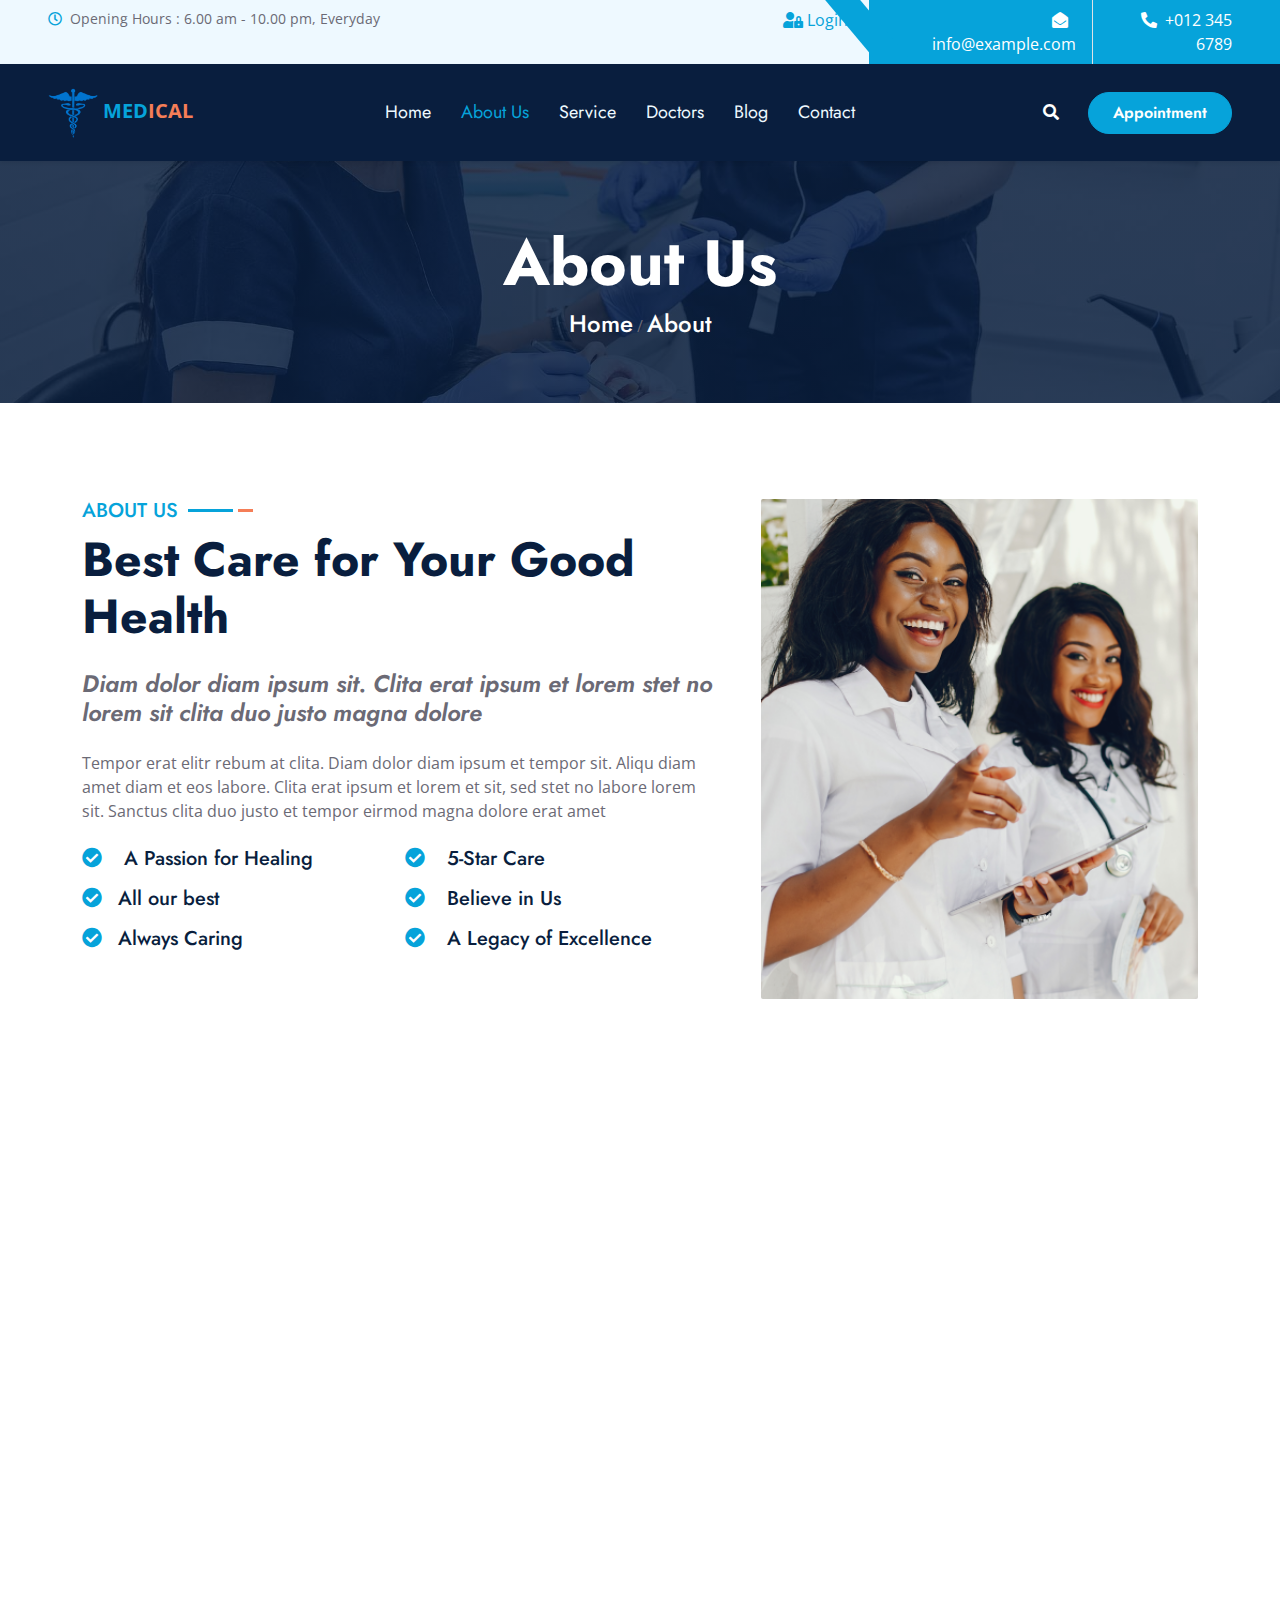
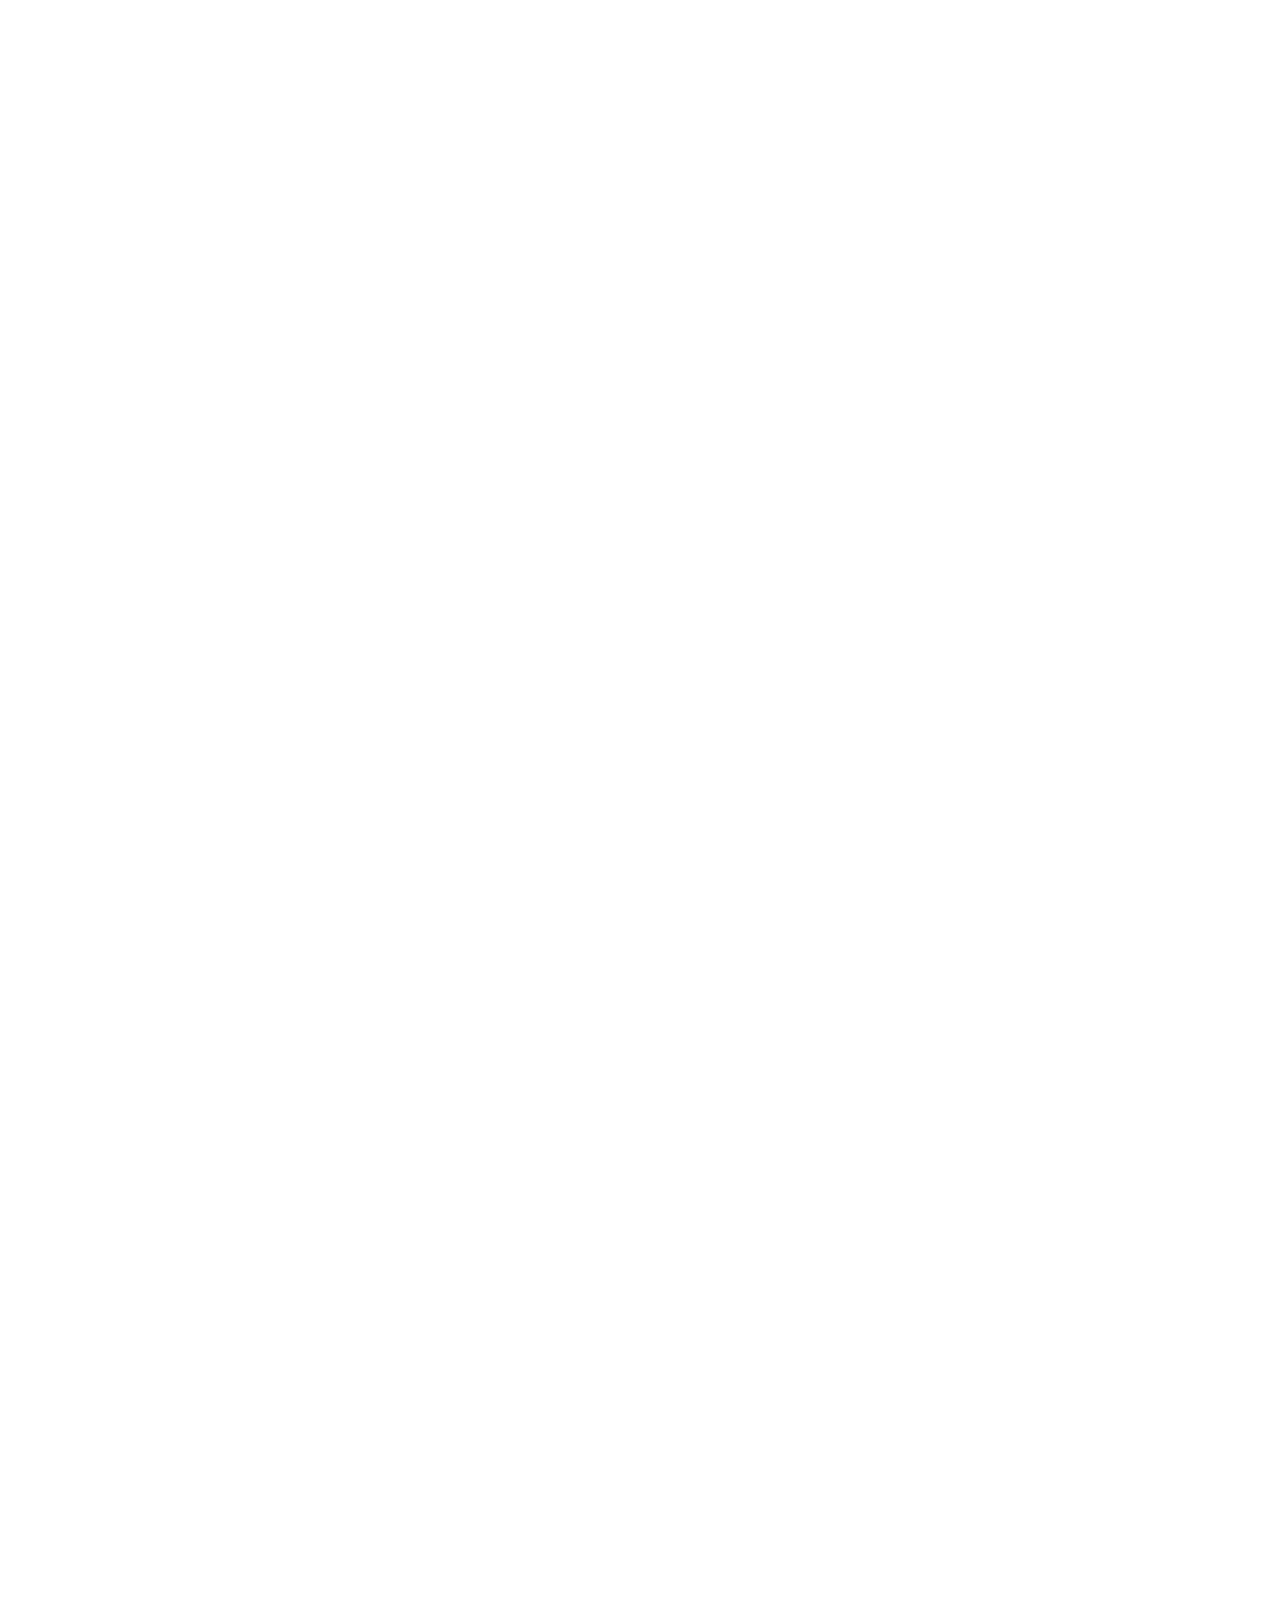
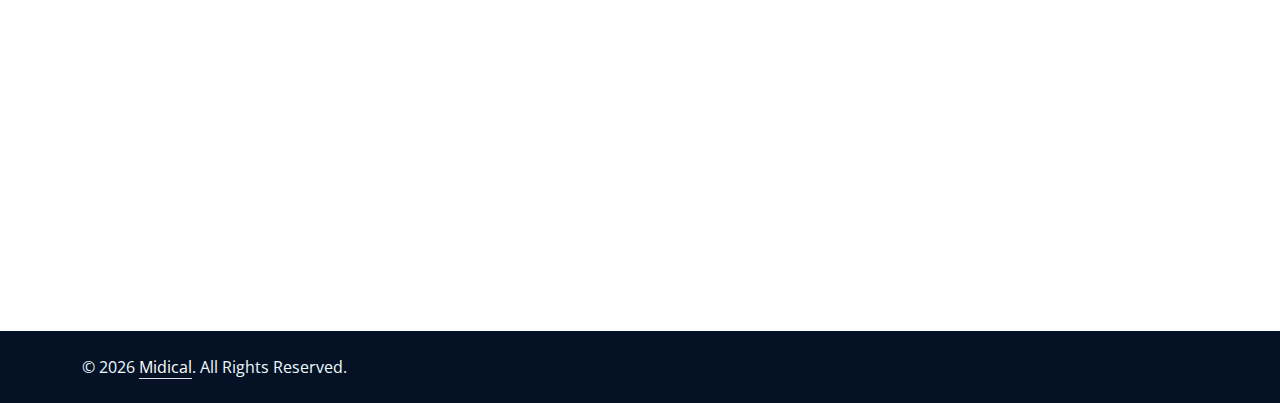
<file: about.html>
<!DOCTYPE html>
<html lang="en">
  <head>
    <meta charset="utf-8" />
    <title>Medical</title>
    <meta content="width=device-width, initial-scale=1.0" name="viewport" />
    <meta content="Free HTML Templates" name="keywords" />
    <meta content="Free HTML Templates" name="description" />

    <!-- Favicon -->
    <link href="img/favicon.ico" rel="icon" />

    <!-- Google Web Fonts -->
    <link rel="preconnect" href="https://fonts.gstatic.com" />
    <link
      href="https://fonts.googleapis.com/css2?family=Jost:wght@500;600;700&family=Open+Sans:wght@400;600&display=swap"
      rel="stylesheet"
    />

    <!-- Icon Font Stylesheet -->
    <link
      href="https://cdnjs.cloudflare.com/ajax/libs/font-awesome/5.10.0/css/all.min.css"
      rel="stylesheet"
    />
    <link
      href="https://cdn.jsdelivr.net/npm/bootstrap-icons@1.4.1/font/bootstrap-icons.css"
      rel="stylesheet"
    />

    <!-- Libraries Stylesheet -->
    <link href="lib/owlcarousel/assets/owl.carousel.min.css" rel="stylesheet" />
    <link href="lib/animate/animate.min.css" rel="stylesheet" />
    <link
      href="lib/tempusdominus/css/tempusdominus-bootstrap-4.min.css"
      rel="stylesheet"
    />
    <link href="lib/twentytwenty/twentytwenty.css" rel="stylesheet" />

    <!-- Customized Bootstrap Stylesheet -->
    <link href="css/bootstrap.min.css" rel="stylesheet" />

    <!-- Template Stylesheet -->
    <link href="css/style.css" rel="stylesheet" />
  </head>

  <body>
    <!-- Spinner Start -->
    <div
      id="spinner"
      class="show bg-white position-fixed translate-middle w-100 vh-100 top-50 start-50 d-flex align-items-center justify-content-center"
    >
      <div class="spinner-grow text-primary m-1" role="status">
        <span class="sr-only">Loading...</span>
      </div>
      <div class="spinner-grow text-dark m-1" role="status">
        <span class="sr-only">Loading...</span>
      </div>
      <div class="spinner-grow text-secondary m-1" role="status">
        <span class="sr-only">Loading...</span>
      </div>
    </div>
    <!-- Spinner End -->
    <!-- Topbar Start -->
    <div class="container-fluid bg-light ps-5 pe-0 d-none d-lg-block">
      <div class="row gx-0">
        <div class="col-md-7 text-center text-lg-start mb-2 mb-lg-0">
          <div class="d-inline-flex align-items-center">
            <small class="py-2"
              ><i class="far fa-clock text-primary me-2"></i>Opening Hours :
              6.00 am - 10.00 pm, Everyday
            </small>
          </div>
        </div>
        <div class="col-md-1">
          <div class="nav-item dropdown">
            <a
              href="#"
              class="nav-link dropdown-toggle"
              data-bs-toggle="dropdown"
            >
              <i class="fas fa-user-lock"></i> Login</a
            >
            <div class="dropdown-menu m-0">
              <a href="login.html" class="dropdown-item">Reception </a>
              <a href="login.html" class="dropdown-item">Doctors </a>
              <a href="login.html" class="dropdown-item">Pathology </a>
              <a href="login.html" class="dropdown-item">Radiology </a>
              <a href="login.html" class="dropdown-item">Dietician </a>
              <a href="login.html" class="dropdown-item">Yoga </a>
              <a href="login.html" class="dropdown-item">SPA </a>
              <a href="login.html" class="dropdown-item">IPD Reception </a>
              <a href="login.html" class="dropdown-item">Billibg Department </a>
              <a href="login.html" class="dropdown-item">Super Admin </a>

              <a href="signup.html" class="dropdown-item">Logout</a>
            </div>
          </div>
        </div>
        <div class="col-md-4 text-center text-lg-end">
          <div
            class="position-relative d-inline-flex align-items-center bg-primary text-white top-shape px-5"
          >
            <div class="me-3 pe-3 border-end py-2">
              <a
                href="https://mail.google.com/mail/?view=cm&amp;fs=1&amp;tf=1&amp;to=info@example.com"
                class="m-0 text-white"
              >
                <i class="fa fa-envelope-open me-2"></i>info@example.com
              </a>
            </div>
            <div class="py-2">
              <a href="tel:123456789" class="m-0 text-white">
                <i class="fa fa-phone-alt me-2"></i>+012 345 6789
              </a>
            </div>
          </div>
        </div>
      </div>
    </div>
    <!-- Topbar End -->

    <!-- Navbar Start -->
    <nav
      class="navbar navbar-expand-lg bg-dark navbar-light shadow-sm px-md-5 py-md-3 py-lg-0 px-sm-5 py-sm-5"
    >
      <a href="index.html" class="navbar-brand p-0 fw-bold">
        <img src="./img/logo.png" alt="" srcset="" width="50px" height="50px" />
        <span class="text-primary"
          >MED<span style="color: #f57e57">ICAL</span>
        </span>
      </a>
      <div class="xs-d-block d-lg-none">
        <div class="nav-item dropdown">
          <a href="#" class="nav-link dropdown-toggle" data-bs-toggle="dropdown"
            >Login</a
          >
          <div class="dropdown-menu m-0">
            <a href="login.html" class="dropdown-item">Reception </a>
            <a href="login.html" class="dropdown-item">Doctors </a>
            <a href="login.html" class="dropdown-item">Pathology </a>
            <a href="login.html" class="dropdown-item">Radiology </a>
            <a href="login.html" class="dropdown-item">Dietician </a>
            <a href="login.html" class="dropdown-item">Yoga </a>
            <a href="login.html" class="dropdown-item">SPA </a>
            <a href="login.html" class="dropdown-item">IPD Reception </a>
            <a href="login.html" class="dropdown-item">Billibg Department </a>
            <a href="login.html" class="dropdown-item">Super Admin </a>

            <a href="signup.html" class="dropdown-item">Logout</a>
          </div>
        </div>
      </div>
      <button
        type="button"
        class="btn text-white xs-d-block d-lg-none text-end"
        data-bs-toggle="modal"
        data-bs-target="#searchModal"
      >
        <i class="fa fa-search"></i>
      </button>
      <button
        class="navbar-toggler bg-white"
        type="button"
        data-bs-toggle="collapse"
        data-bs-target="#navbarCollapse"
      >
        <span class="navbar-toggler-icon"></span>
      </button>
      <div class="collapse navbar-collapse text-center" id="navbarCollapse">
        <div class="navbar-nav mx-auto py-0">
          <a href="index.html" class="nav-item nav-link">Home</a>
          <a href="about.html" class="nav-item nav-link active">About Us</a>
          <a href="service.html" class="nav-item nav-link">Service</a>
          <a href="service.html" class="nav-item nav-link">Doctors</a>
          <a href="blog.html" class="nav-item nav-link">Blog</a>
          <a href="contact.html" class="nav-item nav-link">Contact</a>
        </div>
        <button
          type="button"
          class="btn text-white d-none d-sm-block d-md-block"
          data-bs-toggle="modal"
          data-bs-target="#searchModal"
        >
          <i class="fa fa-search"></i>
        </button>
        <a href="appointment.html" class="btn btn-primary py-2 px-4 ms-3"
          >Appointment</a
        >
      </div>
    </nav>
    <!-- Navbar End -->
    <!-- Full Screen Search Start -->
    <div class="modal fade" id="searchModal" tabindex="-1">
      <div class="modal-dialog modal-fullscreen">
        <div class="modal-content" style="background: rgba(9, 30, 62, 0.7)">
          <div class="modal-header border-0">
            <button
              type="button"
              class="btn bg-white btn-close"
              data-bs-dismiss="modal"
              aria-label="Close"
            ></button>
          </div>
          <div
            class="modal-body d-flex align-items-center justify-content-center"
          >
            <div class="input-group" style="max-width: 600px">
              <input
                type="text"
                class="form-control bg-transparent border-primary p-3"
                placeholder="Type search keyword"
              />
              <button class="btn btn-primary px-4">
                <i class="bi bi-search"></i>
              </button>
            </div>
          </div>
        </div>
      </div>
    </div>
    <!-- Full Screen Search End -->

    <!-- Hero Start -->
    <div class="container-fluid bg-primary py-5 hero-header mb-5">
      <div class="row py-3">
        <div class="col-12 text-center">
          <h1 class="display-3 text-white animated zoomIn">About Us</h1>
          <a href="index.html" class="h4 text-white">Home</a>
          /
          <a href="about.html" class="h4 text-white">About</a>
        </div>
      </div>
    </div>
    <!-- Hero End -->

    <!-- About Start -->
    <div class="container-fluid py-5 wow fadeInUp" data-wow-delay="0.1s">
      <div class="container">
        <div class="row g-5">
          <div class="col-lg-7">
            <div class="section-title mb-4">
              <h5
                class="position-relative d-inline-block text-primary text-uppercase"
              >
                About Us
              </h5>
              <h1 class="display-5 mb-0">Best Care for Your Good Health</h1>
            </div>
            <h4 class="text-body fst-italic mb-4">
              Diam dolor diam ipsum sit. Clita erat ipsum et lorem stet no lorem
              sit clita duo justo magna dolore
            </h4>
            <p class="mb-4">
              Tempor erat elitr rebum at clita. Diam dolor diam ipsum et tempor
              sit. Aliqu diam amet diam et eos labore. Clita erat ipsum et lorem
              et sit, sed stet no labore lorem sit. Sanctus clita duo justo et
              tempor eirmod magna dolore erat amet
            </p>
            <div class="row g-3">
              <div class="col-sm-6 wow zoomIn" data-wow-delay="0.3s">
                <h5 class="mb-3">
                  <i class="fa fa-check-circle text-primary me-3"></i>
                  A Passion for Healing
                </h5>
                <h5 class="mb-3">
                  <i class="fa fa-check-circle text-primary me-3"></i>All our
                  best
                </h5>
                <h5 class="mb-3">
                  <i class="fa fa-check-circle text-primary me-3"></i>Always
                  Caring
                </h5>
              </div>
              <div class="col-sm-6 wow zoomIn" data-wow-delay="0.6s">
                <h5 class="mb-3">
                  <i class="fa fa-check-circle text-primary me-3"></i>
                  5-Star Care
                </h5>
                <h5 class="mb-3">
                  <i class="fa fa-check-circle text-primary me-3"></i>
                  Believe in Us
                </h5>
                <h5 class="mb-3">
                  <i class="fa fa-check-circle text-primary me-3"></i>
                  A Legacy of Excellence
                </h5>
              </div>
            </div>
          </div>
          <div class="col-lg-5" style="min-height: 500px">
            <div class="position-relative h-100">
              <img
                class="position-absolute w-100 h-100 rounded wow zoomIn"
                data-wow-delay="0.9s"
                src="img/about.png"
                style="object-fit: cover"
              />
            </div>
          </div>
        </div>
      </div>
    </div>
    <!-- About End -->

    <!-- Testimonial Start -->
    <div
      class="container-fluid bg-primary bg-testimonial py-5 my-5 wow fadeInUp"
      data-wow-delay="0.1s"
    >
      <div class="container py-5">
        <div class="row justify-content-center">
          <div class="col-lg-7">
            <div
              class="owl-carousel testimonial-carousel rounded p-5 wow zoomIn"
              data-wow-delay="0.6s"
            >
              <div class="testimonial-item text-center text-white">
                <img
                  class="img-fluid mx-auto rounded mb-4"
                  src="img/testimonial-1.jpg"
                  alt=""
                />
                <p class="fs-5">
                  Dolores sed duo clita justo dolor et stet lorem kasd dolore
                  lorem ipsum. At lorem lorem magna ut et, nonumy labore diam
                  erat. Erat dolor rebum sit ipsum.
                </p>
                <hr class="mx-auto w-25" />
                <h4 class="text-white mb-0">Client Name</h4>
              </div>
              <div class="testimonial-item text-center text-white">
                <img
                  class="img-fluid mx-auto rounded mb-4"
                  src="img/testimonial-2.jpg"
                  alt=""
                />
                <p class="fs-5">
                  Dolores sed duo clita justo dolor et stet lorem kasd dolore
                  lorem ipsum. At lorem lorem magna ut et, nonumy labore diam
                  erat. Erat dolor rebum sit ipsum.
                </p>
                <hr class="mx-auto w-25" />
                <h4 class="text-white mb-0">Client Name</h4>
              </div>
            </div>
          </div>
        </div>
      </div>
    </div>
    <!-- Testimonial End -->

    <!-- doctor Start -->
    <div class="container-fluid py-5 wow fadeInUp" data-wow-delay="0.1s">
      <div class="container">
        <div class="section-title mb-4 text-center">
          <h5
            class="position-relative d-inline-block text-primary text-uppercase"
          >
            Trusted Care
          </h5>
          <h1 class="display-5 mb-0">Our Doctors</h1>
        </div>
        <div class="row g-5">
          <div class="col-lg-12">
            <div
              class="owl-carousel price-carousel wow zoomIn"
              data-wow-delay="0.9s"
            >
              <div class="team-item pb-4">
                <div class="position-relative rounded-top" style="z-index: 1">
                  <img
                    class="img-fluid rounded-top w-100"
                    src="img/team-2.jpg"
                    alt=""
                  />
                  <div
                    class="position-absolute top-100 start-50 translate-middle bg-light rounded p-2 d-flex"
                  >
                    <a class="btn btn-primary btn-square m-1" href="#"
                      ><i class="fab fa-twitter fw-normal"></i
                    ></a>
                    <a class="btn btn-primary btn-square m-1" href="#"
                      ><i class="fab fa-facebook-f fw-normal"></i
                    ></a>
                    <a class="btn btn-primary btn-square m-1" href="#"
                      ><i class="fab fa-linkedin-in fw-normal"></i
                    ></a>
                    <a class="btn btn-primary btn-square m-1" href="#"
                      ><i class="fab fa-instagram fw-normal"></i
                    ></a>
                  </div>
                </div>
                <div
                  class="team-text position-relative bg-light text-center rounded-bottom p-4 pt-5"
                >
                  <h4 class="mb-2">Dr. John Doe</h4>
                  <p class="text-primary mb-0">Neurology</p>
                  <a
                    href="profile.html"
                    class="btn btn-primary py-2 px-4 position-absolute top-100 start-50 translate-middle"
                  >
                    Profile</a
                  >
                </div>
              </div>
              <div class="team-item pb-4">
                <div class="position-relative rounded-top" style="z-index: 1">
                  <img
                    class="img-fluid rounded-top w-100"
                    src="img/team-1.jpg"
                    alt=""
                  />
                  <div
                    class="position-absolute top-100 start-50 translate-middle bg-light rounded p-2 d-flex"
                  >
                    <a class="btn btn-primary btn-square m-1" href="#"
                      ><i class="fab fa-twitter fw-normal"></i
                    ></a>
                    <a class="btn btn-primary btn-square m-1" href="#"
                      ><i class="fab fa-facebook-f fw-normal"></i
                    ></a>
                    <a class="btn btn-primary btn-square m-1" href="#"
                      ><i class="fab fa-linkedin-in fw-normal"></i
                    ></a>
                    <a class="btn btn-primary btn-square m-1" href="#"
                      ><i class="fab fa-instagram fw-normal"></i
                    ></a>
                  </div>
                </div>
                <div
                  class="team-text position-relative bg-light text-center rounded-bottom p-4 pt-5"
                >
                  <h4 class="mb-2">Dr. John Doe</h4>
                  <p class="text-primary mb-0">Neurology</p>
                  <a
                    href="profile.html"
                    class="btn btn-primary py-2 px-4 position-absolute top-100 start-50 translate-middle"
                  >
                    Profile</a
                  >
                </div>
              </div>
              <div class="team-item pb-4">
                <div class="position-relative rounded-top" style="z-index: 1">
                  <img
                    class="img-fluid rounded-top w-100"
                    src="img/team-3.jpg"
                    alt=""
                  />
                  <div
                    class="position-absolute top-100 start-50 translate-middle bg-light rounded p-2 d-flex"
                  >
                    <a class="btn btn-primary btn-square m-1" href="#"
                      ><i class="fab fa-twitter fw-normal"></i
                    ></a>
                    <a class="btn btn-primary btn-square m-1" href="#"
                      ><i class="fab fa-facebook-f fw-normal"></i
                    ></a>
                    <a class="btn btn-primary btn-square m-1" href="#"
                      ><i class="fab fa-linkedin-in fw-normal"></i
                    ></a>
                    <a class="btn btn-primary btn-square m-1" href="#"
                      ><i class="fab fa-instagram fw-normal"></i
                    ></a>
                  </div>
                </div>
                <div
                  class="team-text position-relative bg-light text-center rounded-bottom p-4 pt-5"
                >
                  <h4 class="mb-2">Dr. John Doe</h4>
                  <p class="text-primary mb-0">Neurology</p>
                  <a
                    href="profile.html"
                    class="btn btn-primary py-2 px-4 position-absolute top-100 start-50 translate-middle"
                  >
                    Profile</a
                  >
                </div>
              </div>
              <div class="team-item pb-4">
                <div class="position-relative rounded-top" style="z-index: 1">
                  <img
                    class="img-fluid rounded-top w-100"
                    src="img/team-4.jpg"
                    alt=""
                  />
                  <div
                    class="position-absolute top-100 start-50 translate-middle bg-light rounded p-2 d-flex"
                  >
                    <a class="btn btn-primary btn-square m-1" href="#"
                      ><i class="fab fa-twitter fw-normal"></i
                    ></a>
                    <a class="btn btn-primary btn-square m-1" href="#"
                      ><i class="fab fa-facebook-f fw-normal"></i
                    ></a>
                    <a class="btn btn-primary btn-square m-1" href="#"
                      ><i class="fab fa-linkedin-in fw-normal"></i
                    ></a>
                    <a class="btn btn-primary btn-square m-1" href="#"
                      ><i class="fab fa-instagram fw-normal"></i
                    ></a>
                  </div>
                </div>
                <div
                  class="team-text position-relative bg-light text-center rounded-bottom p-4 pt-5"
                >
                  <h4 class="mb-2">Dr. John Doe</h4>
                  <p class="text-primary mb-0">Neurology</p>
                  <a
                    href="profile.html"
                    class="btn btn-primary py-2 px-4 position-absolute top-100 start-50 translate-middle"
                  >
                    Profile</a
                  >
                </div>
              </div>
              <div class="team-item pb-4">
                <div class="position-relative rounded-top" style="z-index: 1">
                  <img
                    class="img-fluid rounded-top w-100"
                    src="img/team-5.jpg"
                    alt=""
                  />
                  <div
                    class="position-absolute top-100 start-50 translate-middle bg-light rounded p-2 d-flex"
                  >
                    <a class="btn btn-primary btn-square m-1" href="#"
                      ><i class="fab fa-twitter fw-normal"></i
                    ></a>
                    <a class="btn btn-primary btn-square m-1" href="#"
                      ><i class="fab fa-facebook-f fw-normal"></i
                    ></a>
                    <a class="btn btn-primary btn-square m-1" href="#"
                      ><i class="fab fa-linkedin-in fw-normal"></i
                    ></a>
                    <a class="btn btn-primary btn-square m-1" href="#"
                      ><i class="fab fa-instagram fw-normal"></i
                    ></a>
                  </div>
                </div>
                <div
                  class="team-text position-relative bg-light text-center rounded-bottom p-4 pt-5"
                >
                  <h4 class="mb-2">Dr. John Doe</h4>
                  <p class="text-primary mb-0">Neurology</p>
                  <a
                    href="profile.html"
                    class="btn btn-primary py-2 px-4 position-absolute top-100 start-50 translate-middle"
                  >
                    Profile</a
                  >
                </div>
              </div>
            </div>
          </div>
        </div>
      </div>
    </div>
    <!-- doctor End -->

    <!-- Blog Start -->
    <div class="container-fluid py-5 wow fadeInUp" data-wow-delay="0.1s">
      <div class="container py-5">
        <div class="section-title mb-4 text-center">
          <h5
            class="position-relative d-inline-block text-primary text-uppercase"
          >
            News
          </h5>
          <h1 class="display-5 mb-0">Better information, Better health</h1>
        </div>

        <div class="row g-5">
          <div class="col-lg-4 wow slideInUp" data-wow-delay="0.3s">
            <div class="blog-item bg-light rounded overflow-hidden">
              <div class="blog-img position-relative overflow-hidden">
                <img class="img-fluid" src="img/price-3.jpg" alt="" />
              </div>
              <div class="p-4">
                <div class="d-flex mb-3">
                  <small
                    ><i class="far fa-calendar-alt text-primary me-2"></i
                    >December 3, 2020</small
                  >
                </div>
                <h4 class="mb-3 text-truncate">
                  How to find properties to flip
                </h4>
                <p class="text-truncate">
                  Dolor et eos labore stet justo sed est sed sed sed dolor stet
                  amet
                </p>
                <a class="text-uppercase" href="blog.html"
                  >Read More <i class="bi bi-arrow-right"></i
                ></a>
              </div>
            </div>
          </div>
          <div class="col-lg-4 wow slideInUp" data-wow-delay="0.6s">
            <div class="blog-item bg-light rounded overflow-hidden">
              <div class="blog-img position-relative overflow-hidden">
                <img class="img-fluid" src="img/price-3.jpg" alt="" />
              </div>
              <div class="p-4">
                <div class="d-flex mb-3">
                  <small
                    ><i class="far fa-calendar-alt text-primary me-2"></i
                    >December 3, 2020</small
                  >
                </div>
                <h4 class="mb-3 text-truncate">
                  How to find properties to flip
                </h4>
                <p class="text-truncate">
                  Dolor et eos labore stet justo sed est sed sed sed dolor stet
                  amet
                </p>
                <a class="text-uppercase" href="blog.html"
                  >Read More <i class="bi bi-arrow-right"></i
                ></a>
              </div>
            </div>
          </div>
          <div class="col-lg-4 wow slideInUp" data-wow-delay="0.9s">
            <div class="blog-item bg-light rounded overflow-hidden">
              <div class="blog-img position-relative overflow-hidden">
                <img class="img-fluid" src="img/price-3.jpg" alt="" />
              </div>
              <div class="p-4">
                <div class="d-flex mb-3">
                  <small
                    ><i class="far fa-calendar-alt text-primary me-2"></i
                    >December 3, 2020</small
                  >
                </div>
                <h4 class="mb-3 text-truncate">
                  How to find properties to flip
                </h4>
                <p class="text-truncate">
                  Dolor et eos labore stet justo sed est sed sed sed dolor stet
                  amet
                </p>
                <a class="text-uppercase" href="blog.html"
                  >Read More <i class="bi bi-arrow-right"></i
                ></a>
              </div>
            </div>
          </div>
        </div>
      </div>
    </div>
    <!-- Blog Start -->
    <!-- Newsletter Start -->
    <div
      class="container-fluid position-relative pt-5 wow fadeInUp"
      data-wow-delay="0.1s"
      style="z-index: 1"
    >
      <div class="container">
        <div class="bg-primary p-5">
          <form class="mx-auto" style="max-width: 600px">
            <div class="input-group">
              <input
                type="text"
                class="form-control border-white p-3"
                placeholder="Your Email"
              />
              <button class="btn btn-dark px-4">Sign Up</button>
            </div>
          </form>
        </div>
      </div>
    </div>
    <!-- Newsletter End -->
    <!-- Footer Start -->
    <div
      class="container-fluid bg-dark text-light py-5 wow fadeInUp"
      data-wow-delay="0.3s"
      style="margin-top: -75px"
    >
      <div class="container pt-5">
        <div class="row g-5 pt-4">
          <div class="col-lg-3 col-md-6">
            <img
              src="./img/logo.png"
              alt="footer-logo"
              width="100px"
              height="100px"
            />
            <p>
              Lorem ipsum dolor sit amet consectetur adipisicing elit.
              Asperiores, obcaecati?
            </p>
          </div>
          <div class="col-lg-3 col-md-6">
            <h3 class="text-white mb-4">Popular Links</h3>
            <div class="d-flex flex-column justify-content-start">
              <a class="text-light mb-2" href="index.html"
                ><i class="bi bi-arrow-right text-primary me-2"></i>Home</a
              >
              <a class="text-light mb-2" href="about.html"
                ><i class="bi bi-arrow-right text-primary me-2"></i>About Us</a
              >
              <a class="text-light mb-2" href="service.html"
                ><i class="bi bi-arrow-right text-primary me-2"></i>Our
                Services</a
              >
              <a class="text-light mb-2" href="blog.html"
                ><i class="bi bi-arrow-right text-primary me-2"></i>Latest
                Blog</a
              >
              <a class="text-light" href="contact.html"
                ><i class="bi bi-arrow-right text-primary me-2"></i>Contact
                Us</a
              >
            </div>
          </div>
          <div class="col-lg-3 col-md-6">
            <h3 class="text-white mb-4">Get In Touch</h3>
            <p class="mb-2">
              <i class="bi bi-geo-alt text-primary me-2"></i>123 Street, Pune
              MH, India
            </p>
            <p class="mb-2">
              <i class="bi bi-envelope-open text-primary me-2"></i
              >info@example.com
            </p>
            <p class="mb-0">
              <i class="bi bi-telephone text-primary me-2"></i>+012 345 67890
            </p>
          </div>
          <div class="col-lg-3 col-md-6">
            <h3 class="text-white mb-4">Follow Us</h3>
            <div class="d-flex">
              <a
                class="btn btn-lg btn-primary btn-lg-square rounded me-2"
                href="#"
                ><i class="fab fa-twitter fw-normal"></i
              ></a>
              <a
                class="btn btn-lg btn-primary btn-lg-square rounded me-2"
                href="#"
                ><i class="fab fa-facebook-f fw-normal"></i
              ></a>
              <a
                class="btn btn-lg btn-primary btn-lg-square rounded me-2"
                href="#"
                ><i class="fab fa-linkedin-in fw-normal"></i
              ></a>
              <a class="btn btn-lg btn-primary btn-lg-square rounded" href="#"
                ><i class="fab fa-instagram fw-normal"></i
              ></a>
            </div>
          </div>
        </div>
      </div>
    </div>
    <div class="container-fluid text-light py-4" style="background: #051225">
      <div class="container">
        <div class="row g-0">
          <div class="col-md-6 text-center text-md-start">
            <p class="mb-md-0">
              &copy;
              <script>
                document.write(new Date().getFullYear());
              </script>
              <a class="text-white border-bottom" href="#">Midical</a>. All
              Rights Reserved.
            </p>
          </div>
        </div>
      </div>
    </div>
    <!-- Footer End -->
    <!-- Back to Top -->
    <a href="#" class="btn btn-lg btn-primary btn-lg-square rounded back-to-top"
      ><i class="bi bi-arrow-up"></i
    ></a>

    <!-- JavaScript Libraries -->
    <script src="https://code.jquery.com/jquery-3.4.1.min.js"></script>
    <script src="https://cdn.jsdelivr.net/npm/bootstrap@5.0.0/dist/js/bootstrap.bundle.min.js"></script>
    <script src="lib/wow/wow.min.js"></script>
    <script src="lib/easing/easing.min.js"></script>
    <script src="lib/waypoints/waypoints.min.js"></script>
    <script src="lib/owlcarousel/owl.carousel.min.js"></script>
    <script src="lib/tempusdominus/js/moment.min.js"></script>
    <script src="lib/tempusdominus/js/moment-timezone.min.js"></script>
    <script src="lib/tempusdominus/js/tempusdominus-bootstrap-4.min.js"></script>
    <script src="lib/twentytwenty/jquery.event.move.js"></script>
    <script src="lib/twentytwenty/jquery.twentytwenty.js"></script>

    <!-- Template Javascript -->
    <script src="js/main.js"></script>
  </body>
</html>
</file>
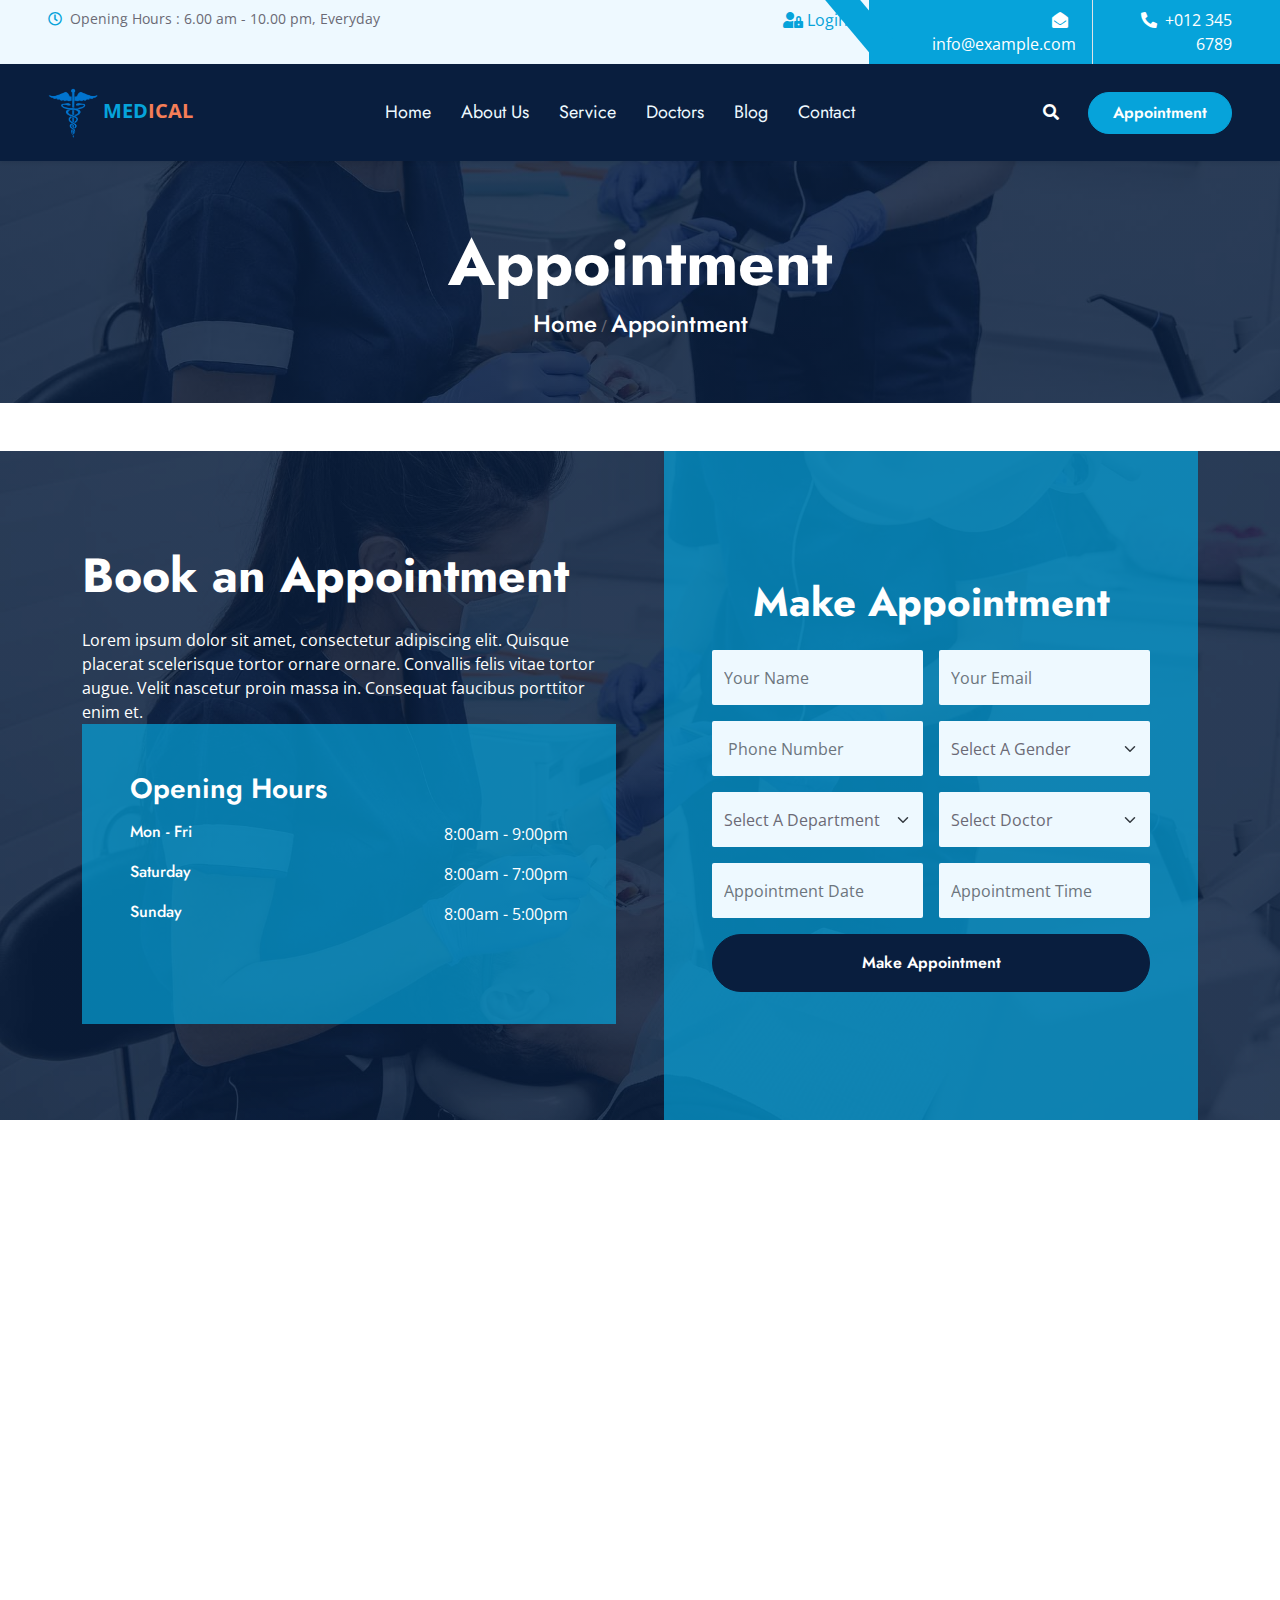
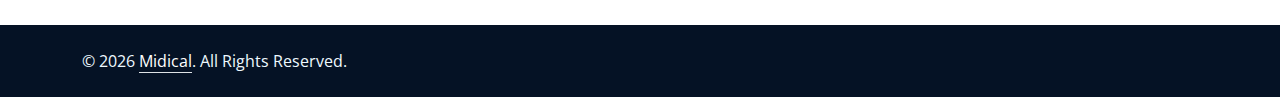
<file: appointment.html>
<!DOCTYPE html>
<html lang="en">
  <head>
    <meta charset="utf-8" />
    <title>Medical</title>
    <meta content="width=device-width, initial-scale=1.0" name="viewport" />
    <meta content="Free HTML Templates" name="keywords" />
    <meta content="Free HTML Templates" name="description" />

    <!-- Favicon -->
    <link href="img/favicon.ico" rel="icon" />

    <!-- Google Web Fonts -->
    <link rel="preconnect" href="https://fonts.gstatic.com" />
    <link
      href="https://fonts.googleapis.com/css2?family=Jost:wght@500;600;700&family=Open+Sans:wght@400;600&display=swap"
      rel="stylesheet"
    />

    <!-- Icon Font Stylesheet -->
    <link
      href="https://cdnjs.cloudflare.com/ajax/libs/font-awesome/5.10.0/css/all.min.css"
      rel="stylesheet"
    />
    <link
      href="https://cdn.jsdelivr.net/npm/bootstrap-icons@1.4.1/font/bootstrap-icons.css"
      rel="stylesheet"
    />

    <!-- Libraries Stylesheet -->
    <link href="lib/owlcarousel/assets/owl.carousel.min.css" rel="stylesheet" />
    <link href="lib/animate/animate.min.css" rel="stylesheet" />
    <link
      href="lib/tempusdominus/css/tempusdominus-bootstrap-4.min.css"
      rel="stylesheet"
    />
    <link href="lib/twentytwenty/twentytwenty.css" rel="stylesheet" />

    <!-- Customized Bootstrap Stylesheet -->
    <link href="css/bootstrap.min.css" rel="stylesheet" />

    <!-- Template Stylesheet -->
    <link href="css/style.css" rel="stylesheet" />
  </head>

  <body>
    <!-- Spinner Start -->
    <div
      id="spinner"
      class="show bg-white position-fixed translate-middle w-100 vh-100 top-50 start-50 d-flex align-items-center justify-content-center"
    >
      <div class="spinner-grow text-primary m-1" role="status">
        <span class="sr-only">Loading...</span>
      </div>
      <div class="spinner-grow text-dark m-1" role="status">
        <span class="sr-only">Loading...</span>
      </div>
      <div class="spinner-grow text-secondary m-1" role="status">
        <span class="sr-only">Loading...</span>
      </div>
    </div>
    <!-- Spinner End -->
    <!-- Topbar Start -->
    <div class="container-fluid bg-light ps-5 pe-0 d-none d-lg-block">
      <div class="row gx-0">
        <div class="col-md-7 text-center text-lg-start mb-2 mb-lg-0">
          <div class="d-inline-flex align-items-center">
            <small class="py-2"
              ><i class="far fa-clock text-primary me-2"></i>Opening Hours :
              6.00 am - 10.00 pm, Everyday
            </small>
          </div>
        </div>
        <div class="col-md-1">
          <div class="nav-item dropdown">
            <a
              href="#"
              class="nav-link dropdown-toggle"
              data-bs-toggle="dropdown"
            >
              <i class="fas fa-user-lock"></i> Login</a
            >
            <div class="dropdown-menu m-0">
              <a href="login.html" class="dropdown-item">Reception </a>
              <a href="login.html" class="dropdown-item">Doctors </a>
              <a href="login.html" class="dropdown-item">Pathology </a>
              <a href="login.html" class="dropdown-item">Radiology </a>
              <a href="login.html" class="dropdown-item">Dietician </a>
              <a href="login.html" class="dropdown-item">Yoga </a>
              <a href="login.html" class="dropdown-item">SPA </a>
              <a href="login.html" class="dropdown-item">IPD Reception </a>
              <a href="login.html" class="dropdown-item">Billibg Department </a>
              <a href="login.html" class="dropdown-item">Super Admin </a>

              <a href="signup.html" class="dropdown-item">Logout</a>
            </div>
          </div>
        </div>
        <div class="col-md-4 text-center text-lg-end">
          <div
            class="position-relative d-inline-flex align-items-center bg-primary text-white top-shape px-5"
          >
            <div class="me-3 pe-3 border-end py-2">
              <a
                href="https://mail.google.com/mail/?view=cm&amp;fs=1&amp;tf=1&amp;to=info@example.com"
                class="m-0 text-white"
              >
                <i class="fa fa-envelope-open me-2"></i>info@example.com
              </a>
            </div>
            <div class="py-2">
              <a href="tel:123456789" class="m-0 text-white">
                <i class="fa fa-phone-alt me-2"></i>+012 345 6789
              </a>
            </div>
          </div>
        </div>
      </div>
    </div>
    <!-- Topbar End -->

    <!-- Navbar Start -->
    <nav
      class="navbar navbar-expand-lg bg-dark navbar-light shadow-sm px-md-5 py-md-3 py-lg-0 px-sm-5 py-sm-5"
    >
      <a href="index.html" class="navbar-brand p-0 fw-bold">
        <img src="./img/logo.png" alt="" srcset="" width="50px" height="50px" />
        <span class="text-primary"
          >MED<span style="color: #f57e57">ICAL</span>
        </span>
      </a>
      <div class="xs-d-block d-lg-none">
        <div class="nav-item dropdown">
          <a href="#" class="nav-link dropdown-toggle" data-bs-toggle="dropdown"
            >Login</a
          >
          <div class="dropdown-menu m-0">
            <a href="login.html" class="dropdown-item">Reception </a>
            <a href="login.html" class="dropdown-item">Doctors </a>
            <a href="login.html" class="dropdown-item">Pathology </a>
            <a href="login.html" class="dropdown-item">Radiology </a>
            <a href="login.html" class="dropdown-item">Dietician </a>
            <a href="login.html" class="dropdown-item">Yoga </a>
            <a href="login.html" class="dropdown-item">SPA </a>
            <a href="login.html" class="dropdown-item">IPD Reception </a>
            <a href="login.html" class="dropdown-item">Billibg Department </a>
            <a href="login.html" class="dropdown-item">Super Admin </a>

            <a href="signup.html" class="dropdown-item">Logout</a>
          </div>
        </div>
      </div>
      <button
        type="button"
        class="btn text-white xs-d-block d-lg-none text-end"
        data-bs-toggle="modal"
        data-bs-target="#searchModal"
      >
        <i class="fa fa-search"></i>
      </button>
      <button
        class="navbar-toggler bg-white"
        type="button"
        data-bs-toggle="collapse"
        data-bs-target="#navbarCollapse"
      >
        <span class="navbar-toggler-icon"></span>
      </button>
      <div class="collapse navbar-collapse text-center" id="navbarCollapse">
        <div class="navbar-nav mx-auto py-0">
          <a href="index.html" class="nav-item nav-link">Home</a>
          <a href="about.html" class="nav-item nav-link">About Us</a>
          <a href="service.html" class="nav-item nav-link">Service</a>
          <a href="service.html" class="nav-item nav-link">Doctors</a>
          <a href="blog.html" class="nav-item nav-link">Blog</a>
          <a href="contact.html" class="nav-item nav-link">Contact</a>
        </div>
        <button
          type="button"
          class="btn text-white d-none d-sm-block d-md-block"
          data-bs-toggle="modal"
          data-bs-target="#searchModal"
        >
          <i class="fa fa-search"></i>
        </button>
        <a href="appointment.html" class="btn btn-primary py-2 px-4 ms-3"
          >Appointment</a
        >
      </div>
    </nav>
    <!-- Navbar End -->

    <!-- Full Screen Search Start -->
    <div class="modal fade" id="searchModal" tabindex="-1">
      <div class="modal-dialog modal-fullscreen">
        <div class="modal-content" style="background: rgba(9, 30, 62, 0.7)">
          <div class="modal-header border-0">
            <button
              type="button"
              class="btn bg-white btn-close"
              data-bs-dismiss="modal"
              aria-label="Close"
            ></button>
          </div>
          <div
            class="modal-body d-flex align-items-center justify-content-center"
          >
            <div class="input-group" style="max-width: 600px">
              <input
                type="text"
                class="form-control bg-transparent border-primary p-3"
                placeholder="Type search keyword"
              />
              <button class="btn btn-primary px-4">
                <i class="bi bi-search"></i>
              </button>
            </div>
          </div>
        </div>
      </div>
    </div>
    <!-- Full Screen Search End -->

    <!-- Hero Start -->
    <div class="container-fluid bg-primary py-5 hero-header mb-5">
      <div class="row py-3">
        <div class="col-12 text-center">
          <h1 class="display-3 text-white animated zoomIn">Appointment</h1>
          <a href="index.html" class="h4 text-white">Home</a>
          /
          <a href="appointment.html" class="h4 text-white">Appointment</a>
        </div>
      </div>
    </div>
    <!-- Hero End -->

    <!-- time start -->
    <div class="container">
      <div class="row">
        <div class="col-md-6"></div>
      </div>
    </div>
    <!-- time end -->

    <!-- Appointment Start -->
    <div
      class="container-fluid bg-primary bg-appointment wow fadeInUp"
      data-wow-delay="0.1s"
    >
      <div class="container">
        <div class="row gx-5">
          <div class="col-lg-6 py-5">
            <div class="py-5">
              <h1 class="display-5 text-white mb-4">Book an Appointment</h1>
              <p class="text-white mb-0">
                Lorem ipsum dolor sit amet, consectetur adipiscing elit. Quisque
                placerat scelerisque tortor ornare ornare. Convallis felis vitae
                tortor augue. Velit nascetur proin massa in. Consequat faucibus
                porttitor enim et.
              </p>
              <div class="wow zoomIn" data-wow-delay="0.1s">
                <div
                  class="d-flex flex-column p-5"
                  style="height: 300px; background: rgba(6, 163, 218, 0.7)"
                >
                  <h3 class="text-white mb-3">Opening Hours</h3>
                  <div class="d-flex justify-content-between text-white mb-3">
                    <h6 class="text-white mb-0">Mon - Fri</h6>
                    <p class="mb-0">8:00am - 9:00pm</p>
                  </div>
                  <div class="d-flex justify-content-between text-white mb-3">
                    <h6 class="text-white mb-0">Saturday</h6>
                    <p class="mb-0">8:00am - 7:00pm</p>
                  </div>
                  <div class="d-flex justify-content-between text-white mb-3">
                    <h6 class="text-white mb-0">Sunday</h6>
                    <p class="mb-0">8:00am - 5:00pm</p>
                  </div>
                </div>
              </div>
            </div>
          </div>
          <div class="col-lg-6">
            <div
              class="appointment-form h-100 d-flex flex-column justify-content-center text-center p-5 wow zoomIn"
              data-wow-delay="0.6s"
            >
              <h1 class="text-white mb-4">Make Appointment</h1>
              <form>
                <div class="row g-3">
                  <div class="col-12 col-sm-6">
                    <input
                      type="text"
                      class="form-control bg-light border-0"
                      placeholder="Your Name"
                      style="height: 55px"
                    />
                  </div>
                  <div class="col-12 col-sm-6">
                    <input
                      type="email"
                      class="form-control bg-light border-0"
                      placeholder="Your Email"
                      style="height: 55px"
                    />
                  </div>
                  <div class="col-12 col-sm-6">
                    <input
                      type="number"
                      class="form-control bg-light border-0"
                      placeholder=" Phone Number"
                      style="height: 55px"
                    />
                  </div>
                  <div class="col-12 col-sm-6">
                    <select
                      class="form-select bg-light border-0"
                      style="height: 55px"
                    >
                      <option selected>Select A Gender</option>
                      <option value="1">Male</option>
                      <option value="2">Female</option>
                      <option value="3">Other</option>
                    </select>
                  </div>
                  <div class="col-12 col-sm-6">
                    <select
                      class="form-select bg-light border-0"
                      style="height: 55px"
                    >
                      <option selected>Select A Department</option>
                      <option value="1">Department 1</option>
                      <option value="2">Department 2</option>
                      <option value="3">Department 3</option>
                    </select>
                  </div>
                  <div class="col-12 col-sm-6">
                    <select
                      class="form-select bg-light border-0"
                      style="height: 55px"
                    >
                      <option selected>Select Doctor</option>
                      <option value="1">Doctor 1</option>
                      <option value="2">Doctor 2</option>
                      <option value="3">Doctor 3</option>
                    </select>
                  </div>

                  <div class="col-12 col-sm-6">
                    <div class="date" id="date1" data-target-input="nearest">
                      <input
                        type="text"
                        class="form-control bg-light border-0 datetimepicker-input"
                        placeholder="Appointment Date"
                        data-target="#date1"
                        data-toggle="datetimepicker"
                        style="height: 55px"
                      />
                    </div>
                  </div>
                  <div class="col-12 col-sm-6">
                    <div class="time" id="time1" data-target-input="nearest">
                      <input
                        type="text"
                        class="form-control bg-light border-0 datetimepicker-input"
                        placeholder="Appointment Time"
                        data-target="#time1"
                        data-toggle="datetimepicker"
                        style="height: 55px"
                      />
                    </div>
                  </div>
                  <div class="col-12">
                    <button class="btn btn-dark w-100 py-3" type="submit">
                      Make Appointment
                    </button>
                  </div>
                </div>
              </form>
            </div>
          </div>
        </div>
      </div>
    </div>
    <!-- Appointment End -->

    <!-- Newsletter Start -->
    <div
      class="container-fluid position-relative pt-5 wow fadeInUp"
      data-wow-delay="0.1s"
      style="z-index: 1"
    >
      <div class="container">
        <div class="bg-primary p-5">
          <form class="mx-auto" style="max-width: 600px">
            <div class="input-group">
              <input
                type="text"
                class="form-control border-white p-3"
                placeholder="Your Email"
              />
              <button class="btn btn-dark px-4">Sign Up</button>
            </div>
          </form>
        </div>
      </div>
    </div>
    <!-- Newsletter End -->
    <!-- Footer Start -->
    <div
      class="container-fluid bg-dark text-light py-5 wow fadeInUp"
      data-wow-delay="0.3s"
      style="margin-top: -75px"
    >
      <div class="container pt-5">
        <div class="row g-5 pt-4">
          <div class="col-lg-3 col-md-6">
            <img
              src="./img/logo.png"
              alt="footer-logo"
              width="100px"
              height="100px"
            />
            <p>
              Lorem ipsum dolor sit amet consectetur adipisicing elit.
              Asperiores, obcaecati?
            </p>
          </div>
          <div class="col-lg-3 col-md-6">
            <h3 class="text-white mb-4">Popular Links</h3>
            <div class="d-flex flex-column justify-content-start">
              <a class="text-light mb-2" href="index.html"
                ><i class="bi bi-arrow-right text-primary me-2"></i>Home</a
              >
              <a class="text-light mb-2" href="about.html"
                ><i class="bi bi-arrow-right text-primary me-2"></i>About Us</a
              >
              <a class="text-light mb-2" href="service.html"
                ><i class="bi bi-arrow-right text-primary me-2"></i>Our
                Services</a
              >
              <a class="text-light mb-2" href="blog.html"
                ><i class="bi bi-arrow-right text-primary me-2"></i>Latest
                Blog</a
              >
              <a class="text-light" href="contact.html"
                ><i class="bi bi-arrow-right text-primary me-2"></i>Contact
                Us</a
              >
            </div>
          </div>
          <div class="col-lg-3 col-md-6">
            <h3 class="text-white mb-4">Get In Touch</h3>
            <p class="mb-2">
              <i class="bi bi-geo-alt text-primary me-2"></i>123 Street, Pune
              MH, India
            </p>
            <p class="mb-2">
              <i class="bi bi-envelope-open text-primary me-2"></i
              >info@example.com
            </p>
            <p class="mb-0">
              <i class="bi bi-telephone text-primary me-2"></i>+012 345 67890
            </p>
          </div>
          <div class="col-lg-3 col-md-6">
            <h3 class="text-white mb-4">Follow Us</h3>
            <div class="d-flex">
              <a
                class="btn btn-lg btn-primary btn-lg-square rounded me-2"
                href="#"
                ><i class="fab fa-twitter fw-normal"></i
              ></a>
              <a
                class="btn btn-lg btn-primary btn-lg-square rounded me-2"
                href="#"
                ><i class="fab fa-facebook-f fw-normal"></i
              ></a>
              <a
                class="btn btn-lg btn-primary btn-lg-square rounded me-2"
                href="#"
                ><i class="fab fa-linkedin-in fw-normal"></i
              ></a>
              <a class="btn btn-lg btn-primary btn-lg-square rounded" href="#"
                ><i class="fab fa-instagram fw-normal"></i
              ></a>
            </div>
          </div>
        </div>
      </div>
    </div>
    <div class="container-fluid text-light py-4" style="background: #051225">
      <div class="container">
        <div class="row g-0">
          <div class="col-md-6 text-center text-md-start">
            <p class="mb-md-0">
              &copy;
              <script>
                document.write(new Date().getFullYear());
              </script>
              <a class="text-white border-bottom" href="#">Midical</a>. All
              Rights Reserved.
            </p>
          </div>
        </div>
      </div>
    </div>
    <!-- Footer End -->
    <!-- Back to Top -->
    <a href="#" class="btn btn-lg btn-primary btn-lg-square rounded back-to-top"
      ><i class="bi bi-arrow-up"></i
    ></a>

    <!-- JavaScript Libraries -->
    <script src="https://code.jquery.com/jquery-3.4.1.min.js"></script>
    <script src="https://cdn.jsdelivr.net/npm/bootstrap@5.0.0/dist/js/bootstrap.bundle.min.js"></script>
    <script src="lib/wow/wow.min.js"></script>
    <script src="lib/easing/easing.min.js"></script>
    <script src="lib/waypoints/waypoints.min.js"></script>
    <script src="lib/owlcarousel/owl.carousel.min.js"></script>
    <script src="lib/tempusdominus/js/moment.min.js"></script>
    <script src="lib/tempusdominus/js/moment-timezone.min.js"></script>
    <script src="lib/tempusdominus/js/tempusdominus-bootstrap-4.min.js"></script>
    <script src="lib/twentytwenty/jquery.event.move.js"></script>
    <script src="lib/twentytwenty/jquery.twentytwenty.js"></script>

    <!-- Template Javascript -->
    <script src="js/main.js"></script>
  </body>
</html>
</file>
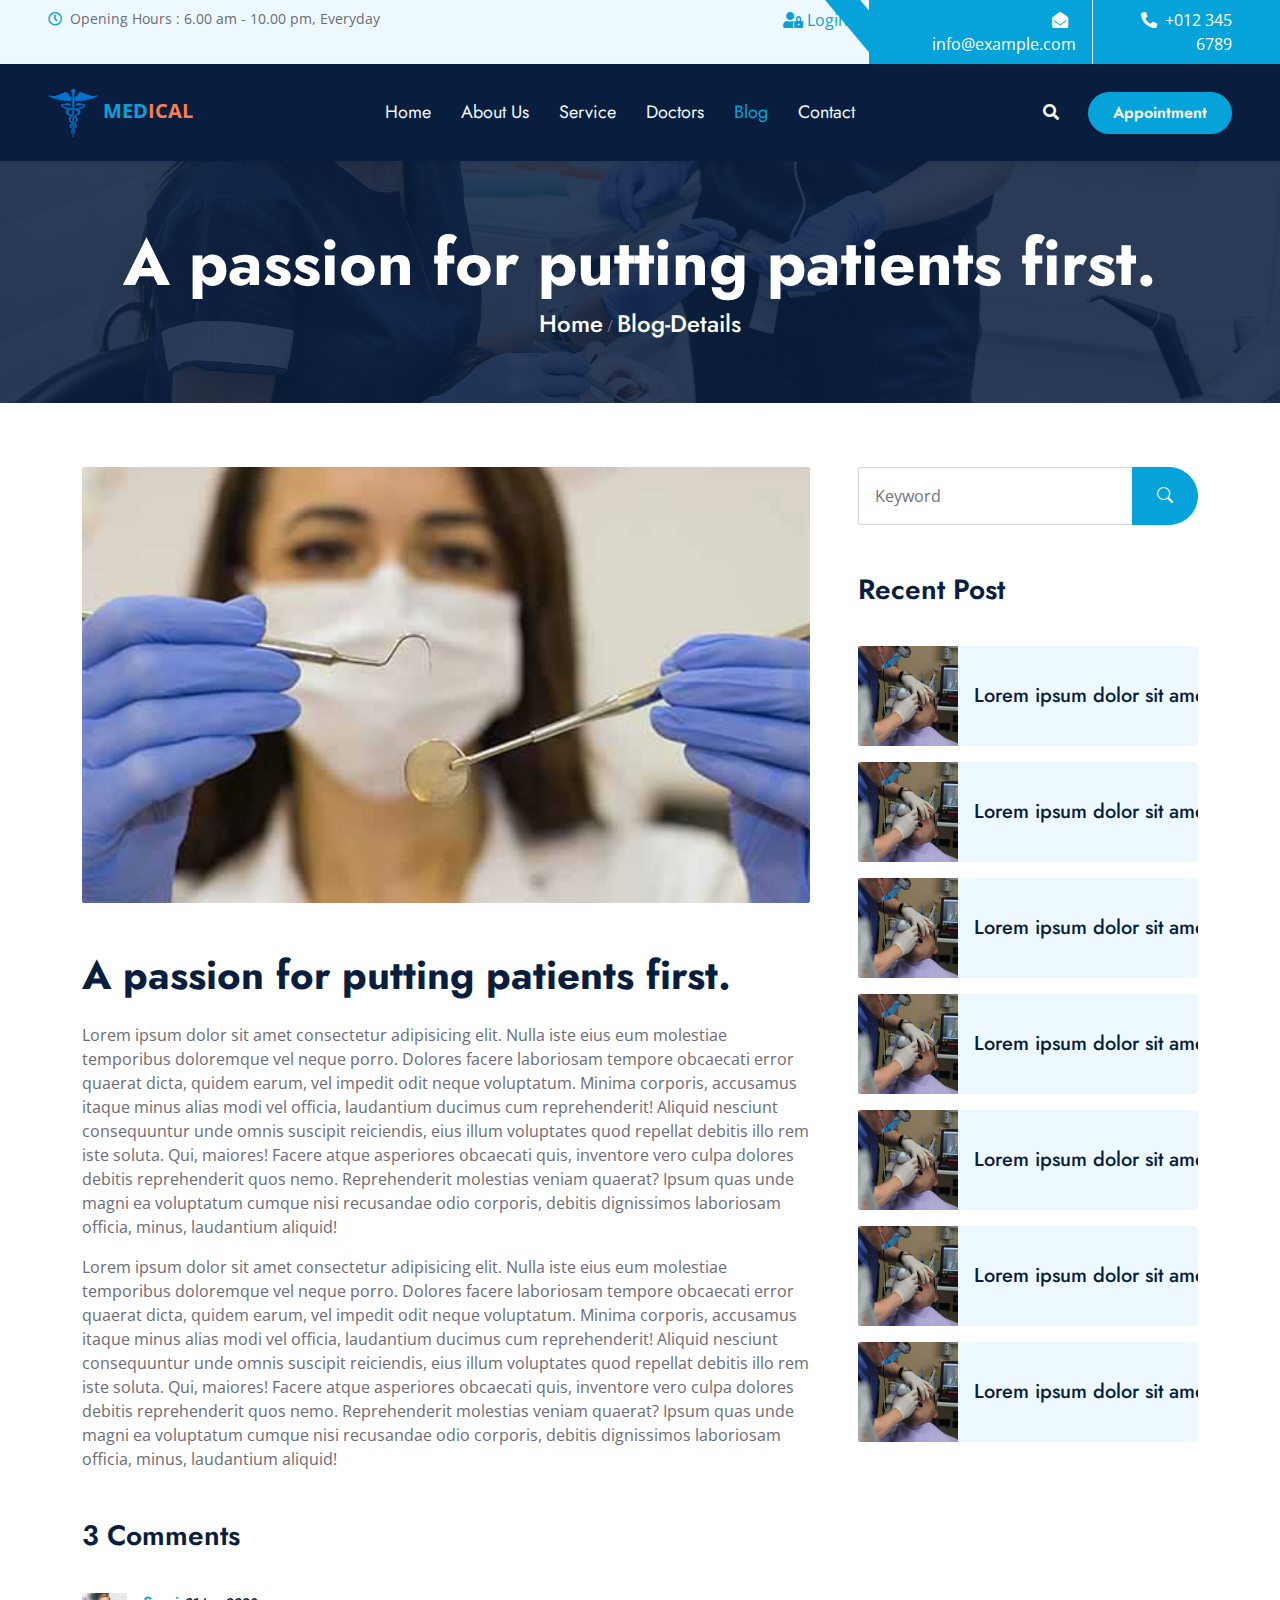
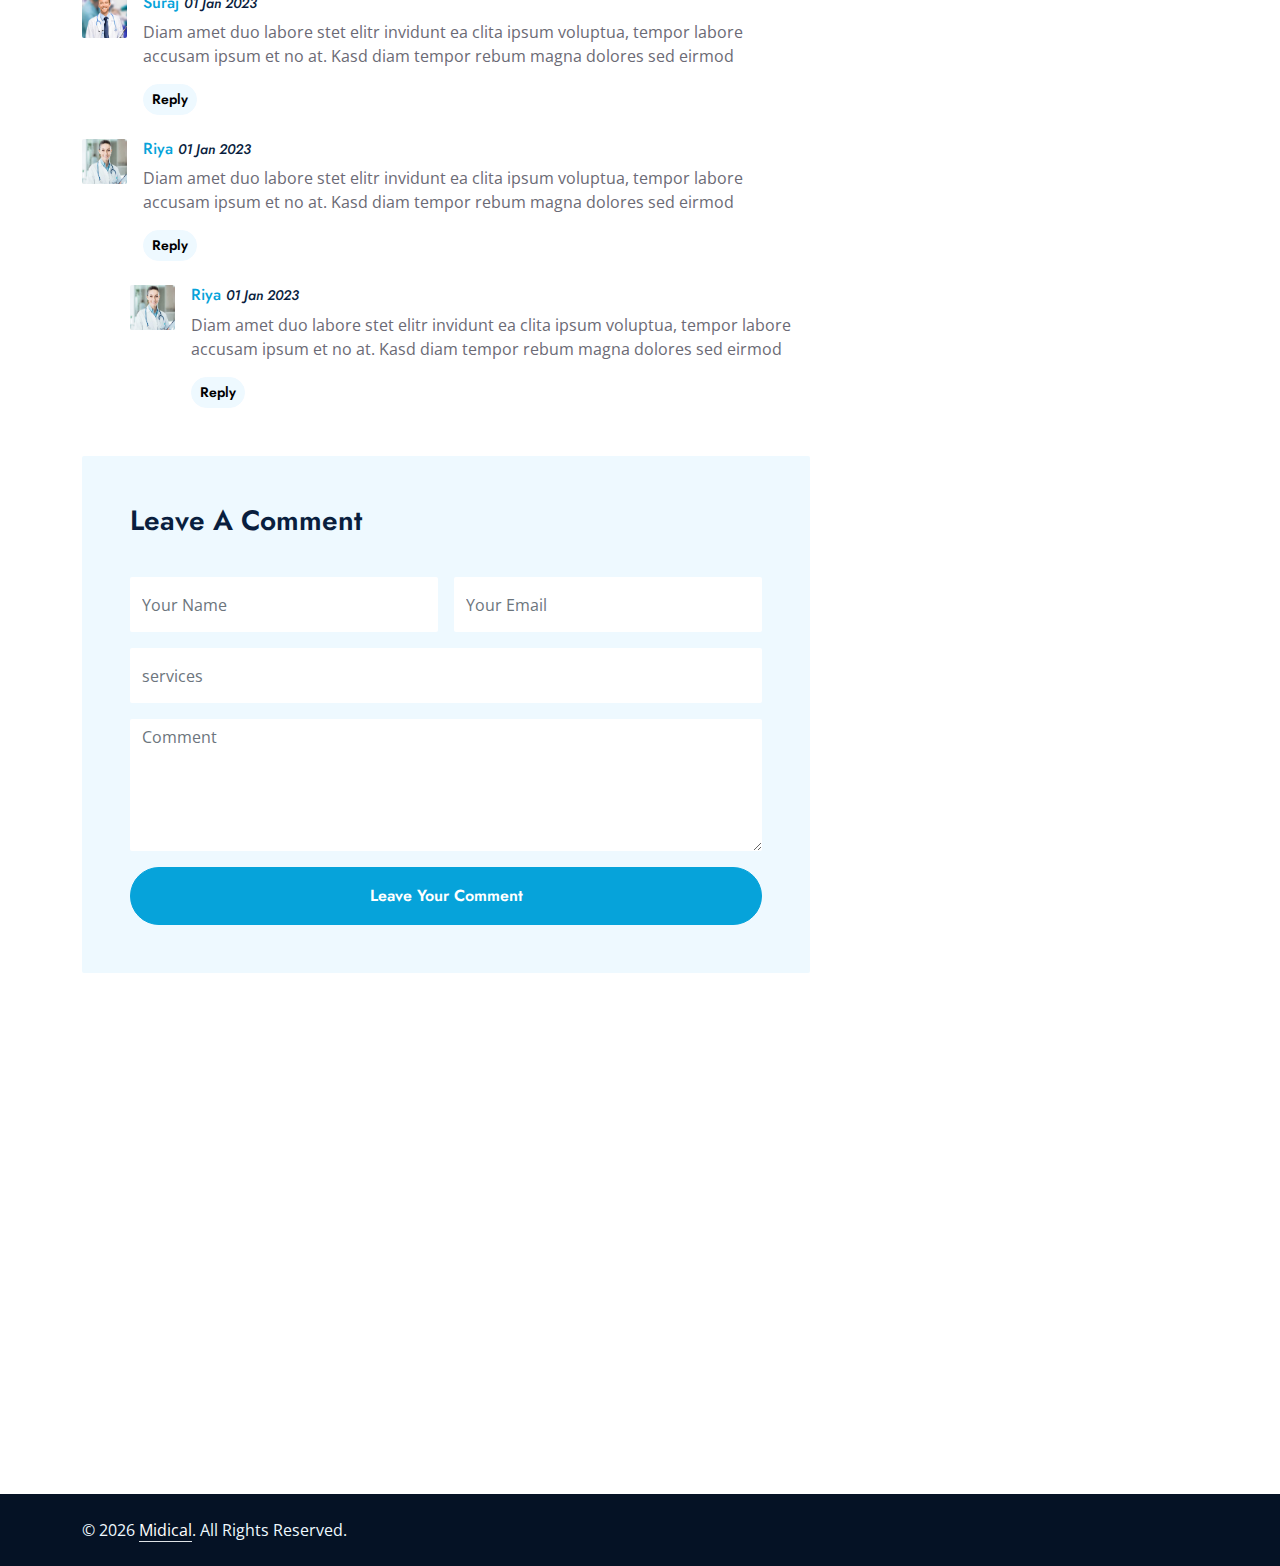
<file: blog-details.html>
<!DOCTYPE html>
<html lang="en">
  <head>
    <meta charset="utf-8" />
    <title>Medical</title>
    <meta content="width=device-width, initial-scale=1.0" name="viewport" />
    <meta content="Free HTML Templates" name="keywords" />
    <meta content="Free HTML Templates" name="description" />

    <!-- Favicon -->
    <link href="img/favicon.ico" rel="icon" />

    <!-- Google Web Fonts -->
    <link rel="preconnect" href="https://fonts.gstatic.com" />
    <link
      href="https://fonts.googleapis.com/css2?family=Jost:wght@500;600;700&family=Open+Sans:wght@400;600&display=swap"
      rel="stylesheet"
    />

    <!-- Icon Font Stylesheet -->
    <link
      href="https://cdnjs.cloudflare.com/ajax/libs/font-awesome/5.10.0/css/all.min.css"
      rel="stylesheet"
    />
    <link
      href="https://cdn.jsdelivr.net/npm/bootstrap-icons@1.4.1/font/bootstrap-icons.css"
      rel="stylesheet"
    />

    <!-- Libraries Stylesheet -->
    <link href="lib/owlcarousel/assets/owl.carousel.min.css" rel="stylesheet" />
    <link href="lib/animate/animate.min.css" rel="stylesheet" />
    <link
      href="lib/tempusdominus/css/tempusdominus-bootstrap-4.min.css"
      rel="stylesheet"
    />
    <link href="lib/twentytwenty/twentytwenty.css" rel="stylesheet" />

    <!-- Customized Bootstrap Stylesheet -->
    <link href="css/bootstrap.min.css" rel="stylesheet" />

    <!-- Template Stylesheet -->
    <link href="css/style.css" rel="stylesheet" />
  </head>

  <body>
    <!-- Spinner Start -->
    <div
      id="spinner"
      class="show bg-white position-fixed translate-middle w-100 vh-100 top-50 start-50 d-flex align-items-center justify-content-center"
    >
      <div class="spinner-grow text-primary m-1" role="status">
        <span class="sr-only">Loading...</span>
      </div>
      <div class="spinner-grow text-dark m-1" role="status">
        <span class="sr-only">Loading...</span>
      </div>
      <div class="spinner-grow text-secondary m-1" role="status">
        <span class="sr-only">Loading...</span>
      </div>
    </div>
    <!-- Spinner End -->

    <!-- Topbar Start -->
    <div class="container-fluid bg-light ps-5 pe-0 d-none d-lg-block">
      <div class="row gx-0">
        <div class="col-md-7 text-center text-lg-start mb-2 mb-lg-0">
          <div class="d-inline-flex align-items-center">
            <small class="py-2"
              ><i class="far fa-clock text-primary me-2"></i>Opening Hours :
              6.00 am - 10.00 pm, Everyday
            </small>
          </div>
        </div>
        <div class="col-md-1">
          <div class="nav-item dropdown">
            <a
              href="#"
              class="nav-link dropdown-toggle"
              data-bs-toggle="dropdown"
            >
              <i class="fas fa-user-lock"></i> Login</a
            >
            <div class="dropdown-menu m-0">
              <a href="login.html" class="dropdown-item">Reception </a>
              <a href="login.html" class="dropdown-item">Doctors </a>
              <a href="login.html" class="dropdown-item">Pathology </a>
              <a href="login.html" class="dropdown-item">Radiology </a>
              <a href="login.html" class="dropdown-item">Dietician </a>
              <a href="login.html" class="dropdown-item">Yoga </a>
              <a href="login.html" class="dropdown-item">SPA </a>
              <a href="login.html" class="dropdown-item">IPD Reception </a>
              <a href="login.html" class="dropdown-item">Billibg Department </a>
              <a href="login.html" class="dropdown-item">Super Admin </a>

              <a href="signup.html" class="dropdown-item">Logout</a>
            </div>
          </div>
        </div>
        <div class="col-md-4 text-center text-lg-end">
          <div
            class="position-relative d-inline-flex align-items-center bg-primary text-white top-shape px-5"
          >
            <div class="me-3 pe-3 border-end py-2">
              <a
                href="https://mail.google.com/mail/?view=cm&amp;fs=1&amp;tf=1&amp;to=info@example.com"
                class="m-0 text-white"
              >
                <i class="fa fa-envelope-open me-2"></i>info@example.com
              </a>
            </div>
            <div class="py-2">
              <a href="tel:123456789" class="m-0 text-white">
                <i class="fa fa-phone-alt me-2"></i>+012 345 6789
              </a>
            </div>
          </div>
        </div>
      </div>
    </div>
    <!-- Topbar End -->

    <!-- Navbar Start -->
    <nav
      class="navbar navbar-expand-lg bg-dark navbar-light shadow-sm px-md-5 py-md-3 py-lg-0 px-sm-5 py-sm-5"
    >
      <a href="index.html" class="navbar-brand p-0 fw-bold">
        <img src="./img/logo.png" alt="" srcset="" width="50px" height="50px" />
        <span class="text-primary"
          >MED<span style="color: #f57e57">ICAL</span>
        </span>
      </a>
      <div class="xs-d-block d-lg-none">
        <div class="nav-item dropdown">
          <a href="#" class="nav-link dropdown-toggle" data-bs-toggle="dropdown"
            >Login</a
          >
          <div class="dropdown-menu m-0">
            <a href="login.html" class="dropdown-item">Reception </a>
            <a href="login.html" class="dropdown-item">Doctors </a>
            <a href="login.html" class="dropdown-item">Pathology </a>
            <a href="login.html" class="dropdown-item">Radiology </a>
            <a href="login.html" class="dropdown-item">Dietician </a>
            <a href="login.html" class="dropdown-item">Yoga </a>
            <a href="login.html" class="dropdown-item">SPA </a>
            <a href="login.html" class="dropdown-item">IPD Reception </a>
            <a href="login.html" class="dropdown-item">Billibg Department </a>
            <a href="login.html" class="dropdown-item">Super Admin </a>

            <a href="signup.html" class="dropdown-item">Logout</a>
          </div>
        </div>
      </div>
      <button
        type="button"
        class="btn text-white xs-d-block d-lg-none text-end"
        data-bs-toggle="modal"
        data-bs-target="#searchModal"
      >
        <i class="fa fa-search"></i>
      </button>
      <button
        class="navbar-toggler bg-white"
        type="button"
        data-bs-toggle="collapse"
        data-bs-target="#navbarCollapse"
      >
        <span class="navbar-toggler-icon"></span>
      </button>
      <div class="collapse navbar-collapse text-center" id="navbarCollapse">
        <div class="navbar-nav mx-auto py-0">
          <a href="index.html" class="nav-item nav-link">Home</a>
          <a href="about.html" class="nav-item nav-link">About Us</a>
          <a href="service.html" class="nav-item nav-link">Service</a>
          <a href="service.html" class="nav-item nav-link">Doctors</a>
          <a href="blog.html" class="nav-item nav-link active">Blog</a>
          <a href="contact.html" class="nav-item nav-link">Contact</a>
        </div>
        <button
          type="button"
          class="btn text-white d-none d-sm-block d-md-block"
          data-bs-toggle="modal"
          data-bs-target="#searchModal"
        >
          <i class="fa fa-search"></i>
        </button>
        <a href="appointment.html" class="btn btn-primary py-2 px-4 ms-3"
          >Appointment</a
        >
      </div>
    </nav>
    <!-- Navbar End -->
    <!-- Full Screen Search Start -->
    <div class="modal fade" id="searchModal" tabindex="-1">
      <div class="modal-dialog modal-fullscreen">
        <div class="modal-content" style="background: rgba(9, 30, 62, 0.7)">
          <div class="modal-header border-0">
            <button
              type="button"
              class="btn bg-white btn-close"
              data-bs-dismiss="modal"
              aria-label="Close"
            ></button>
          </div>
          <div
            class="modal-body d-flex align-items-center justify-content-center"
          >
            <div class="input-group" style="max-width: 600px">
              <input
                type="text"
                class="form-control bg-transparent border-primary p-3"
                placeholder="Type search keyword"
              />
              <button class="btn btn-primary px-4">
                <i class="bi bi-search"></i>
              </button>
            </div>
          </div>
        </div>
      </div>
    </div>
    <!-- Full Screen Search End -->

    <!-- Hero Start -->
    <div class="container-fluid bg-primary py-5 hero-header mb-5">
      <div class="row py-3">
        <div class="col-12 text-center">
          <h1 class="display-3 text-white animated zoomIn">
            A passion for putting patients first.
          </h1>
          <a href="index.html" class="h4 text-white">Home</a>
          /
          <a href="blog-details.html" class="h4 text-white">Blog-Details</a>
        </div>
      </div>
    </div>
    <!-- Hero End -->

    <!-- Blog Start -->
    <div class="container-fluid py-2 wow fadeInUp" data-wow-delay="0.1s">
      <div class="container py-2">
        <div class="row g-5">
          <div class="col-lg-8">
            <!-- Blog Detail Start -->
            <div class="mb-5">
              <img
                class="img-fluid w-100 rounded mb-5"
                src="img/price-3.jpg"
                alt=""
              />
              <h1 class="mb-4">A passion for putting patients first.</h1>
              <p>
                Lorem ipsum dolor sit amet consectetur adipisicing elit. Nulla
                iste eius eum molestiae temporibus doloremque vel neque porro.
                Dolores facere laboriosam tempore obcaecati error quaerat dicta,
                quidem earum, vel impedit odit neque voluptatum. Minima
                corporis, accusamus itaque minus alias modi vel officia,
                laudantium ducimus cum reprehenderit! Aliquid nesciunt
                consequuntur unde omnis suscipit reiciendis, eius illum
                voluptates quod repellat debitis illo rem iste soluta. Qui,
                maiores! Facere atque asperiores obcaecati quis, inventore vero
                culpa dolores debitis reprehenderit quos nemo. Reprehenderit
                molestias veniam quaerat? Ipsum quas unde magni ea voluptatum
                cumque nisi recusandae odio corporis, debitis dignissimos
                laboriosam officia, minus, laudantium aliquid!
              </p>
              <p>
                Lorem ipsum dolor sit amet consectetur adipisicing elit. Nulla
                iste eius eum molestiae temporibus doloremque vel neque porro.
                Dolores facere laboriosam tempore obcaecati error quaerat dicta,
                quidem earum, vel impedit odit neque voluptatum. Minima
                corporis, accusamus itaque minus alias modi vel officia,
                laudantium ducimus cum reprehenderit! Aliquid nesciunt
                consequuntur unde omnis suscipit reiciendis, eius illum
                voluptates quod repellat debitis illo rem iste soluta. Qui,
                maiores! Facere atque asperiores obcaecati quis, inventore vero
                culpa dolores debitis reprehenderit quos nemo. Reprehenderit
                molestias veniam quaerat? Ipsum quas unde magni ea voluptatum
                cumque nisi recusandae odio corporis, debitis dignissimos
                laboriosam officia, minus, laudantium aliquid!
              </p>
            </div>
            <!-- Blog Detail End -->

            <!-- Comment List Start -->
            <div class="mb-5">
              <div
                class="section-title section-title-sm position-relative pb-3 mb-4"
              >
                <h3 class="mb-0">3 Comments</h3>
              </div>
              <div class="d-flex mb-4">
                <img
                  src="img/team-1.jpg"
                  class="img-fluid rounded"
                  style="width: 45px; height: 45px"
                />
                <div class="ps-3">
                  <h6>
                    <a href="">Suraj</a> <small><i>01 Jan 2023</i></small>
                  </h6>
                  <p>
                    Diam amet duo labore stet elitr invidunt ea clita ipsum
                    voluptua, tempor labore accusam ipsum et no at. Kasd diam
                    tempor rebum magna dolores sed eirmod
                  </p>
                  <button class="btn btn-sm btn-light">Reply</button>
                </div>
              </div>
              <div class="d-flex mb-4">
                <img
                  src="img/team-2.jpg"
                  class="img-fluid rounded"
                  style="width: 45px; height: 45px"
                />
                <div class="ps-3">
                  <h6>
                    <a href="">Riya</a> <small><i>01 Jan 2023</i></small>
                  </h6>
                  <p>
                    Diam amet duo labore stet elitr invidunt ea clita ipsum
                    voluptua, tempor labore accusam ipsum et no at. Kasd diam
                    tempor rebum magna dolores sed eirmod
                  </p>
                  <button class="btn btn-sm btn-light">Reply</button>
                </div>
              </div>
              <div class="d-flex ms-5 mb-4">
                <img
                  src="img/team-2.jpg"
                  class="img-fluid rounded"
                  style="width: 45px; height: 45px"
                />
                <div class="ps-3">
                  <h6>
                    <a href="">Riya</a> <small><i>01 Jan 2023</i></small>
                  </h6>
                  <p>
                    Diam amet duo labore stet elitr invidunt ea clita ipsum
                    voluptua, tempor labore accusam ipsum et no at. Kasd diam
                    tempor rebum magna dolores sed eirmod
                  </p>
                  <button class="btn btn-sm btn-light">Reply</button>
                </div>
              </div>
            </div>
            <!-- Comment List End -->

            <!-- Comment Form Start -->
            <div class="bg-light rounded p-5">
              <div
                class="section-title section-title-sm position-relative pb-3 mb-4"
              >
                <h3 class="mb-0">Leave A Comment</h3>
              </div>
              <form>
                <div class="row g-3">
                  <div class="col-12 col-sm-6">
                    <input
                      type="text"
                      class="form-control bg-white border-0"
                      placeholder="Your Name"
                      style="height: 55px"
                    />
                  </div>
                  <div class="col-12 col-sm-6">
                    <input
                      type="email"
                      class="form-control bg-white border-0"
                      placeholder="Your Email"
                      style="height: 55px"
                    />
                  </div>
                  <div class="col-12">
                    <input
                      type="text"
                      class="form-control bg-white border-0"
                      placeholder="services"
                      style="height: 55px"
                    />
                  </div>
                  <div class="col-12">
                    <textarea
                      class="form-control bg-white border-0"
                      rows="5"
                      placeholder="Comment"
                    ></textarea>
                  </div>
                  <div class="col-12">
                    <button class="btn btn-primary w-100 py-3" type="submit">
                      Leave Your Comment
                    </button>
                  </div>
                </div>
              </form>
            </div>
            <!-- Comment Form End -->
          </div>

          <!-- Sidebar Start -->
          <div class="col-lg-4">
            <!-- Search Form Start -->
            <div class="mb-5 wow slideInUp" data-wow-delay="0.1s">
              <div class="input-group">
                <input
                  type="text"
                  class="form-control p-3"
                  placeholder="Keyword"
                />
                <button class="btn btn-primary px-4">
                  <i class="bi bi-search"></i>
                </button>
              </div>
            </div>
            <!-- Search Form End -->

            <!-- Recent Post Start -->
            <div class="mb-5 wow slideInUp" data-wow-delay="0.1s">
              <div
                class="section-title section-title-sm position-relative pb-3 mb-4"
              >
                <h3 class="mb-0">Recent Post</h3>
              </div>
              <div class="d-flex rounded overflow-hidden mb-3">
                <img
                  class="img-fluid"
                  src="img/price-2.jpg"
                  style="width: 100px; height: 100px; object-fit: cover"
                  alt=""
                />
                <a
                  href=""
                  class="h5 fw-semi-bold d-flex align-items-center bg-light px-3 mb-0 text-truncate"
                  >Lorem ipsum dolor sit amet adipis elit
                </a>
              </div>
              <div class="d-flex rounded overflow-hidden mb-3">
                <img
                  class="img-fluid"
                  src="img/price-2.jpg"
                  style="width: 100px; height: 100px; object-fit: cover"
                  alt=""
                />
                <a
                  href=""
                  class="h5 fw-semi-bold d-flex align-items-center bg-light px-3 mb-0 text-truncate"
                  >Lorem ipsum dolor sit amet adipis elit
                </a>
              </div>
              <div class="d-flex rounded overflow-hidden mb-3">
                <img
                  class="img-fluid"
                  src="img/price-2.jpg"
                  style="width: 100px; height: 100px; object-fit: cover"
                  alt=""
                />
                <a
                  href=""
                  class="h5 fw-semi-bold d-flex align-items-center bg-light px-3 mb-0 text-truncate"
                  >Lorem ipsum dolor sit amet adipis elit
                </a>
              </div>
              <div class="d-flex rounded overflow-hidden mb-3">
                <img
                  class="img-fluid"
                  src="img/price-2.jpg"
                  style="width: 100px; height: 100px; object-fit: cover"
                  alt=""
                />
                <a
                  href=""
                  class="h5 fw-semi-bold d-flex align-items-center bg-light px-3 mb-0 text-truncate"
                  >Lorem ipsum dolor sit amet adipis elit
                </a>
              </div>
              <div class="d-flex rounded overflow-hidden mb-3">
                <img
                  class="img-fluid"
                  src="img/price-2.jpg"
                  style="width: 100px; height: 100px; object-fit: cover"
                  alt=""
                />
                <a
                  href=""
                  class="h5 fw-semi-bold d-flex align-items-center bg-light px-3 mb-0 text-truncate"
                  >Lorem ipsum dolor sit amet adipis elit
                </a>
              </div>
              <div class="d-flex rounded overflow-hidden mb-3">
                <img
                  class="img-fluid"
                  src="img/price-2.jpg"
                  style="width: 100px; height: 100px; object-fit: cover"
                  alt=""
                />
                <a
                  href=""
                  class="h5 fw-semi-bold d-flex align-items-center bg-light px-3 mb-0 text-truncate"
                  >Lorem ipsum dolor sit amet adipis elit
                </a>
              </div>
              <div class="d-flex rounded overflow-hidden mb-3">
                <img
                  class="img-fluid"
                  src="img/price-2.jpg"
                  style="width: 100px; height: 100px; object-fit: cover"
                  alt=""
                />
                <a
                  href=""
                  class="h5 fw-semi-bold d-flex align-items-center bg-light px-3 mb-0 text-truncate"
                  >Lorem ipsum dolor sit amet adipis elit
                </a>
              </div>
            </div>
            <!-- Recent Post End -->

            <!-- Category Start -->
            <div class="mb-5 wow slideInUp" data-wow-delay="0.1s">
              <div
                class="section-title section-title-sm position-relative pb-3 mb-4"
              >
                <h3 class="mb-0">Categories</h3>
              </div>
              <div
                class="link-animated d-flex flex-column justify-content-start"
              >
                <a
                  class="h5 fw-semi-bold bg-light rounded py-2 px-3 mb-2"
                  href="services.html"
                  ><i class="bi bi-arrow-right me-2"></i>Surgery</a
                >
                <a
                  class="h5 fw-semi-bold bg-light rounded py-2 px-3 mb-2"
                  href="services.html"
                  ><i class="bi bi-arrow-right me-2"></i>Health Care</a
                >
                <a
                  class="h5 fw-semi-bold bg-light rounded py-2 px-3 mb-2"
                  href="services.html"
                  ><i class="bi bi-arrow-right me-2"></i>Medical</a
                >
                <a
                  class="h5 fw-semi-bold bg-light rounded py-2 px-3 mb-2"
                  href="services.html"
                  ><i class="bi bi-arrow-right me-2"></i>Professional</a
                >
              </div>
            </div>
            <!-- Category End -->
          </div>
          <!-- Sidebar End -->
        </div>
      </div>
    </div>
    <!-- Blog End -->

    <!-- Newsletter Start -->
    <div
      class="container-fluid position-relative pt-5 wow fadeInUp"
      data-wow-delay="0.1s"
      style="z-index: 1"
    >
      <div class="container">
        <div class="bg-primary p-5">
          <form class="mx-auto" style="max-width: 600px">
            <div class="input-group">
              <input
                type="text"
                class="form-control border-white p-3"
                placeholder="Your Email"
              />
              <button class="btn btn-dark px-4">Sign Up</button>
            </div>
          </form>
        </div>
      </div>
    </div>
    <!-- Newsletter End -->
    <!-- Footer Start -->
    <div
      class="container-fluid bg-dark text-light py-5 wow fadeInUp"
      data-wow-delay="0.3s"
      style="margin-top: -75px"
    >
      <div class="container pt-5">
        <div class="row g-5 pt-4">
          <div class="col-lg-3 col-md-6">
            <img
              src="./img/logo.png"
              alt="footer-logo"
              width="100px"
              height="100px"
            />
            <p>
              Lorem ipsum dolor sit amet consectetur adipisicing elit.
              Asperiores, obcaecati?
            </p>
          </div>
          <div class="col-lg-3 col-md-6">
            <h3 class="text-white mb-4">Popular Links</h3>
            <div class="d-flex flex-column justify-content-start">
              <a class="text-light mb-2" href="index.html"
                ><i class="bi bi-arrow-right text-primary me-2"></i>Home</a
              >
              <a class="text-light mb-2" href="about.html"
                ><i class="bi bi-arrow-right text-primary me-2"></i>About Us</a
              >
              <a class="text-light mb-2" href="service.html"
                ><i class="bi bi-arrow-right text-primary me-2"></i>Our
                Services</a
              >
              <a class="text-light mb-2" href="blog.html"
                ><i class="bi bi-arrow-right text-primary me-2"></i>Latest
                Blog</a
              >
              <a class="text-light" href="contact.html"
                ><i class="bi bi-arrow-right text-primary me-2"></i>Contact
                Us</a
              >
            </div>
          </div>
          <div class="col-lg-3 col-md-6">
            <h3 class="text-white mb-4">Get In Touch</h3>
            <p class="mb-2">
              <i class="bi bi-geo-alt text-primary me-2"></i>123 Street, Pune
              MH, India
            </p>
            <p class="mb-2">
              <i class="bi bi-envelope-open text-primary me-2"></i
              >info@example.com
            </p>
            <p class="mb-0">
              <i class="bi bi-telephone text-primary me-2"></i>+012 345 67890
            </p>
          </div>
          <div class="col-lg-3 col-md-6">
            <h3 class="text-white mb-4">Follow Us</h3>
            <div class="d-flex">
              <a
                class="btn btn-lg btn-primary btn-lg-square rounded me-2"
                href="#"
                ><i class="fab fa-twitter fw-normal"></i
              ></a>
              <a
                class="btn btn-lg btn-primary btn-lg-square rounded me-2"
                href="#"
                ><i class="fab fa-facebook-f fw-normal"></i
              ></a>
              <a
                class="btn btn-lg btn-primary btn-lg-square rounded me-2"
                href="#"
                ><i class="fab fa-linkedin-in fw-normal"></i
              ></a>
              <a class="btn btn-lg btn-primary btn-lg-square rounded" href="#"
                ><i class="fab fa-instagram fw-normal"></i
              ></a>
            </div>
          </div>
        </div>
      </div>
    </div>
    <div class="container-fluid text-light py-4" style="background: #051225">
      <div class="container">
        <div class="row g-0">
          <div class="col-md-6 text-center text-md-start">
            <p class="mb-md-0">
              &copy;
              <script>
                document.write(new Date().getFullYear());
              </script>
              <a class="text-white border-bottom" href="#">Midical</a>. All
              Rights Reserved.
            </p>
          </div>
        </div>
      </div>
    </div>
    <!-- Footer End -->
    <!-- Back to Top -->
    <a href="#" class="btn btn-lg btn-primary btn-lg-square rounded back-to-top"
      ><i class="bi bi-arrow-up"></i
    ></a>

    <!-- JavaScript Libraries -->
    <script src="https://code.jquery.com/jquery-3.4.1.min.js"></script>
    <script src="https://cdn.jsdelivr.net/npm/bootstrap@5.0.0/dist/js/bootstrap.bundle.min.js"></script>
    <script src="lib/wow/wow.min.js"></script>
    <script src="lib/easing/easing.min.js"></script>
    <script src="lib/waypoints/waypoints.min.js"></script>
    <script src="lib/owlcarousel/owl.carousel.min.js"></script>
    <script src="lib/tempusdominus/js/moment.min.js"></script>
    <script src="lib/tempusdominus/js/moment-timezone.min.js"></script>
    <script src="lib/tempusdominus/js/tempusdominus-bootstrap-4.min.js"></script>
    <script src="lib/twentytwenty/jquery.event.move.js"></script>
    <script src="lib/twentytwenty/jquery.twentytwenty.js"></script>

    <!-- Template Javascript -->
    <script src="js/main.js"></script>
  </body>
</html>
</file>
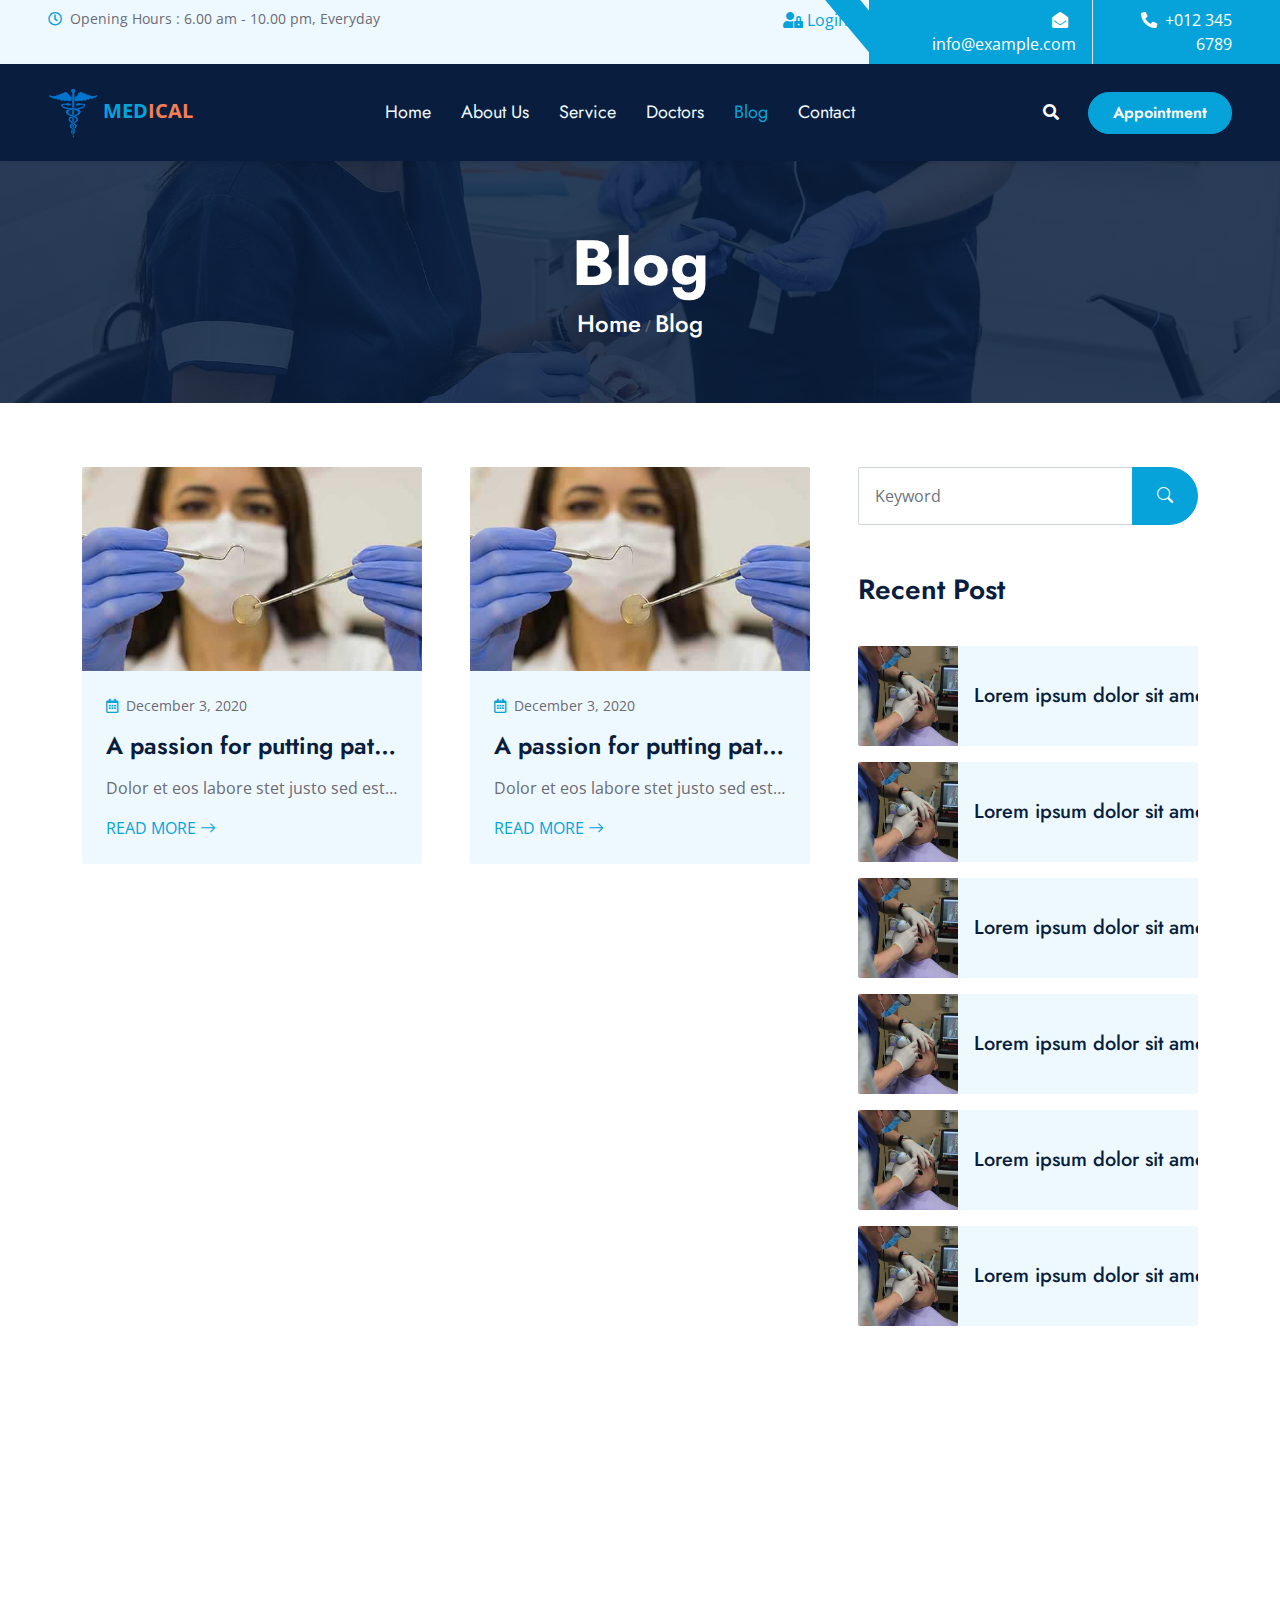
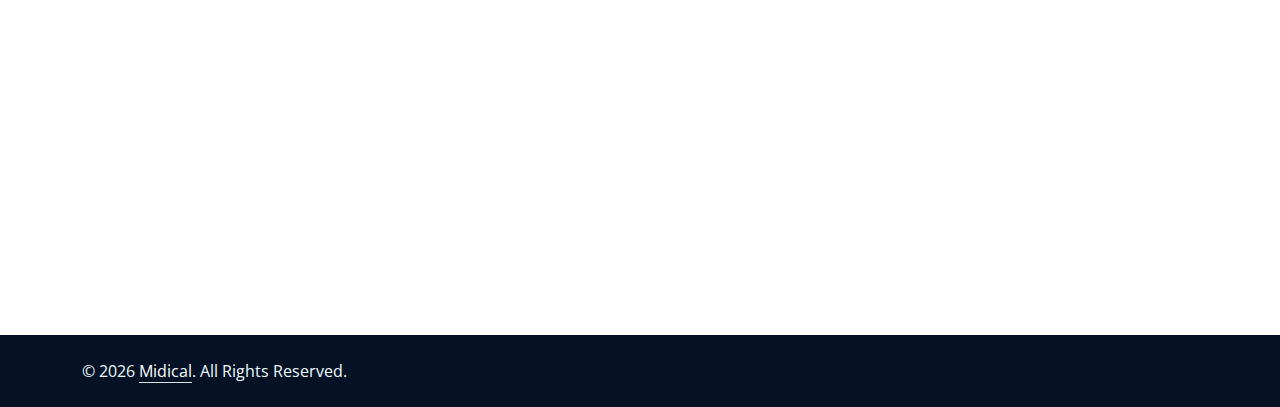
<file: blog.html>
<!DOCTYPE html>
<html lang="en">
  <head>
    <meta charset="utf-8" />
    <title>Medical</title>
    <meta content="width=device-width, initial-scale=1.0" name="viewport" />
    <meta content="Free HTML Templates" name="keywords" />
    <meta content="Free HTML Templates" name="description" />

    <!-- Favicon -->
    <link href="img/favicon.ico" rel="icon" />

    <!-- Google Web Fonts -->
    <link rel="preconnect" href="https://fonts.gstatic.com" />
    <link
      href="https://fonts.googleapis.com/css2?family=Jost:wght@500;600;700&family=Open+Sans:wght@400;600&display=swap"
      rel="stylesheet"
    />

    <!-- Icon Font Stylesheet -->
    <link
      href="https://cdnjs.cloudflare.com/ajax/libs/font-awesome/5.10.0/css/all.min.css"
      rel="stylesheet"
    />
    <link
      href="https://cdn.jsdelivr.net/npm/bootstrap-icons@1.4.1/font/bootstrap-icons.css"
      rel="stylesheet"
    />

    <!-- Libraries Stylesheet -->
    <link href="lib/owlcarousel/assets/owl.carousel.min.css" rel="stylesheet" />
    <link href="lib/animate/animate.min.css" rel="stylesheet" />
    <link
      href="lib/tempusdominus/css/tempusdominus-bootstrap-4.min.css"
      rel="stylesheet"
    />
    <link href="lib/twentytwenty/twentytwenty.css" rel="stylesheet" />

    <!-- Customized Bootstrap Stylesheet -->
    <link href="css/bootstrap.min.css" rel="stylesheet" />

    <!-- Template Stylesheet -->
    <link href="css/style.css" rel="stylesheet" />
  </head>

  <body>
    <!-- Spinner Start -->
    <div
      id="spinner"
      class="show bg-white position-fixed translate-middle w-100 vh-100 top-50 start-50 d-flex align-items-center justify-content-center"
    >
      <div class="spinner-grow text-primary m-1" role="status">
        <span class="sr-only">Loading...</span>
      </div>
      <div class="spinner-grow text-dark m-1" role="status">
        <span class="sr-only">Loading...</span>
      </div>
      <div class="spinner-grow text-secondary m-1" role="status">
        <span class="sr-only">Loading...</span>
      </div>
    </div>
    <!-- Spinner End -->
    <!-- Topbar Start -->
    <div class="container-fluid bg-light ps-5 pe-0 d-none d-lg-block">
      <div class="row gx-0">
        <div class="col-md-7 text-center text-lg-start mb-2 mb-lg-0">
          <div class="d-inline-flex align-items-center">
            <small class="py-2"
              ><i class="far fa-clock text-primary me-2"></i>Opening Hours :
              6.00 am - 10.00 pm, Everyday
            </small>
          </div>
        </div>
        <div class="col-md-1">
          <div class="nav-item dropdown">
            <a
              href="#"
              class="nav-link dropdown-toggle"
              data-bs-toggle="dropdown"
            >
              <i class="fas fa-user-lock"></i> Login</a
            >
            <div class="dropdown-menu m-0">
              <a href="login.html" class="dropdown-item">Reception </a>
              <a href="login.html" class="dropdown-item">Doctors </a>
              <a href="login.html" class="dropdown-item">Pathology </a>
              <a href="login.html" class="dropdown-item">Radiology </a>
              <a href="login.html" class="dropdown-item">Dietician </a>
              <a href="login.html" class="dropdown-item">Yoga </a>
              <a href="login.html" class="dropdown-item">SPA </a>
              <a href="login.html" class="dropdown-item">IPD Reception </a>
              <a href="login.html" class="dropdown-item">Billibg Department </a>
              <a href="login.html" class="dropdown-item">Super Admin </a>

              <a href="signup.html" class="dropdown-item">Logout</a>
            </div>
          </div>
        </div>
        <div class="col-md-4 text-center text-lg-end">
          <div
            class="position-relative d-inline-flex align-items-center bg-primary text-white top-shape px-5"
          >
            <div class="me-3 pe-3 border-end py-2">
              <a
                href="https://mail.google.com/mail/?view=cm&amp;fs=1&amp;tf=1&amp;to=info@example.com"
                class="m-0 text-white"
              >
                <i class="fa fa-envelope-open me-2"></i>info@example.com
              </a>
            </div>
            <div class="py-2">
              <a href="tel:123456789" class="m-0 text-white">
                <i class="fa fa-phone-alt me-2"></i>+012 345 6789
              </a>
            </div>
          </div>
        </div>
      </div>
    </div>
    <!-- Topbar End -->

    <!-- Navbar Start -->
    <nav
      class="navbar navbar-expand-lg bg-dark navbar-light shadow-sm px-md-5 py-md-3 py-lg-0 px-sm-5 py-sm-5"
    >
      <a href="index.html" class="navbar-brand p-0 fw-bold">
        <img src="./img/logo.png" alt="" srcset="" width="50px" height="50px" />
        <span class="text-primary"
          >MED<span style="color: #f57e57">ICAL</span>
        </span>
      </a>
      <div class="xs-d-block d-lg-none">
        <div class="nav-item dropdown">
          <a href="#" class="nav-link dropdown-toggle" data-bs-toggle="dropdown"
            >Login</a
          >
          <div class="dropdown-menu m-0">
            <a href="login.html" class="dropdown-item">Reception </a>
            <a href="login.html" class="dropdown-item">Doctors </a>
            <a href="login.html" class="dropdown-item">Pathology </a>
            <a href="login.html" class="dropdown-item">Radiology </a>
            <a href="login.html" class="dropdown-item">Dietician </a>
            <a href="login.html" class="dropdown-item">Yoga </a>
            <a href="login.html" class="dropdown-item">SPA </a>
            <a href="login.html" class="dropdown-item">IPD Reception </a>
            <a href="login.html" class="dropdown-item">Billibg Department </a>
            <a href="login.html" class="dropdown-item">Super Admin </a>

            <a href="signup.html" class="dropdown-item">Logout</a>
          </div>
        </div>
      </div>
      <button
        type="button"
        class="btn text-white xs-d-block d-lg-none text-end"
        data-bs-toggle="modal"
        data-bs-target="#searchModal"
      >
        <i class="fa fa-search"></i>
      </button>
      <button
        class="navbar-toggler bg-white"
        type="button"
        data-bs-toggle="collapse"
        data-bs-target="#navbarCollapse"
      >
        <span class="navbar-toggler-icon"></span>
      </button>
      <div class="collapse navbar-collapse text-center" id="navbarCollapse">
        <div class="navbar-nav mx-auto py-0">
          <a href="index.html" class="nav-item nav-link">Home</a>
          <a href="about.html" class="nav-item nav-link">About Us</a>
          <a href="service.html" class="nav-item nav-link">Service</a>
          <a href="service.html" class="nav-item nav-link">Doctors</a>
          <a href="blog.html" class="nav-item nav-link active">Blog</a>
          <a href="contact.html" class="nav-item nav-link">Contact</a>
        </div>
        <button
          type="button"
          class="btn text-white d-none d-sm-block d-md-block"
          data-bs-toggle="modal"
          data-bs-target="#searchModal"
        >
          <i class="fa fa-search"></i>
        </button>
        <a href="appointment.html" class="btn btn-primary py-2 px-4 ms-3"
          >Appointment</a
        >
      </div>
    </nav>
    <!-- Navbar End -->
    <!-- Full Screen Search Start -->
    <div class="modal fade" id="searchModal" tabindex="-1">
      <div class="modal-dialog modal-fullscreen">
        <div class="modal-content" style="background: rgba(9, 30, 62, 0.7)">
          <div class="modal-header border-0">
            <button
              type="button"
              class="btn bg-white btn-close"
              data-bs-dismiss="modal"
              aria-label="Close"
            ></button>
          </div>
          <div
            class="modal-body d-flex align-items-center justify-content-center"
          >
            <div class="input-group" style="max-width: 600px">
              <input
                type="text"
                class="form-control bg-transparent border-primary p-3"
                placeholder="Type search keyword"
              />
              <button class="btn btn-primary px-4">
                <i class="bi bi-search"></i>
              </button>
            </div>
          </div>
        </div>
      </div>
    </div>
    <!-- Full Screen Search End -->

    <!-- Hero Start -->
    <div class="container-fluid bg-primary py-5 hero-header mb-5">
      <div class="row py-3">
        <div class="col-12 text-center">
          <h1 class="display-3 text-white animated zoomIn">Blog</h1>
          <a href="index.html" class="h4 text-white">Home</a>
          /
          <a href="blog.html" class="h4 text-white">Blog</a>
        </div>
      </div>
    </div>
    <!-- Hero End -->

    <!-- Blog Start -->
    <div class="container-fluid py-2 wow fadeInUp" data-wow-delay="0.1s">
      <div class="container py-2">
        <div class="row g-5">
          <!-- Blog list Start -->
          <div class="col-lg-8">
            <div class="row g-5">
              <div class="col-md-6 wow slideInUp" data-wow-delay="0.1s">
                <div class="blog-item bg-light rounded overflow-hidden">
                  <div class="blog-img position-relative overflow-hidden">
                    <img class="img-fluid" src="img/price-3.jpg" alt="" />
                  </div>
                  <div class="p-4">
                    <div class="d-flex mb-3">
                      <small
                        ><i class="far fa-calendar-alt text-primary me-2"></i
                        >December 3, 2020</small
                      >
                    </div>
                    <h4 class="mb-3 text-truncate">
                      A passion for putting patients first
                    </h4>
                    <p class="text-truncate">
                      Dolor et eos labore stet justo sed est sed sed sed dolor
                      stet amet
                    </p>
                    <a class="text-uppercase" href="blog-details.html"
                      >Read More <i class="bi bi-arrow-right"></i
                    ></a>
                  </div>
                </div>
              </div>
              <div class="col-md-6 wow slideInUp" data-wow-delay="0.1s">
                <div class="blog-item bg-light rounded overflow-hidden">
                  <div class="blog-img position-relative overflow-hidden">
                    <img class="img-fluid" src="img/price-3.jpg" alt="" />
                  </div>
                  <div class="p-4">
                    <div class="d-flex mb-3">
                      <small
                        ><i class="far fa-calendar-alt text-primary me-2"></i
                        >December 3, 2020</small
                      >
                    </div>
                    <h4 class="mb-3 text-truncate">
                      A passion for putting patients first
                    </h4>
                    <p class="text-truncate">
                      Dolor et eos labore stet justo sed est sed sed sed dolor
                      stet amet
                    </p>
                    <a class="text-uppercase" href="blog-details.html"
                      >Read More <i class="bi bi-arrow-right"></i
                    ></a>
                  </div>
                </div>
              </div>

              <div class="col-md-6 wow slideInUp" data-wow-delay="0.1s">
                <div class="blog-item bg-light rounded overflow-hidden">
                  <div class="blog-img position-relative overflow-hidden">
                    <img class="img-fluid" src="img/price-3.jpg" alt="" />
                  </div>
                  <div class="p-4">
                    <div class="d-flex mb-3">
                      <small
                        ><i class="far fa-calendar-alt text-primary me-2"></i
                        >December 3, 2020</small
                      >
                    </div>
                    <h4 class="mb-3 text-truncate">
                      A passion for putting patients first
                    </h4>
                    <p class="text-truncate">
                      Dolor et eos labore stet justo sed est sed sed sed dolor
                      stet amet
                    </p>
                    <a class="text-uppercase" href="blog-details.html"
                      >Read More <i class="bi bi-arrow-right"></i
                    ></a>
                  </div>
                </div>
              </div>
              <div class="col-md-6 wow slideInUp" data-wow-delay="0.1s">
                <div class="blog-item bg-light rounded overflow-hidden">
                  <div class="blog-img position-relative overflow-hidden">
                    <img class="img-fluid" src="img/price-3.jpg" alt="" />
                  </div>
                  <div class="p-4">
                    <div class="d-flex mb-3">
                      <small
                        ><i class="far fa-calendar-alt text-primary me-2"></i
                        >December 3, 2020</small
                      >
                    </div>
                    <h4 class="mb-3 text-truncate">
                      A passion for putting patients first
                    </h4>
                    <p class="text-truncate">
                      Dolor et eos labore stet justo sed est sed sed sed dolor
                      stet amet
                    </p>
                    <a class="text-uppercase" href="blog-details.html"
                      >Read More <i class="bi bi-arrow-right"></i
                    ></a>
                  </div>
                </div>
              </div>

              <div class="col-12 wow slideInUp" data-wow-delay="0.1s">
                <nav aria-label="Page navigation">
                  <ul class="pagination pagination-lg m-0">
                    <li class="page-item disabled">
                      <a
                        class="page-link rounded-0"
                        href="#"
                        aria-label="Previous"
                      >
                        <span aria-hidden="true"
                          ><i class="bi bi-arrow-left"></i
                        ></span>
                      </a>
                    </li>
                    <li class="page-item active">
                      <a class="page-link" href="#">1</a>
                    </li>
                    <li class="page-item">
                      <a class="page-link" href="#">2</a>
                    </li>
                    <li class="page-item">
                      <a class="page-link" href="#">3</a>
                    </li>
                    <li class="page-item">
                      <a class="page-link rounded-0" href="#" aria-label="Next">
                        <span aria-hidden="true"
                          ><i class="bi bi-arrow-right"></i
                        ></span>
                      </a>
                    </li>
                  </ul>
                </nav>
              </div>
            </div>
          </div>
          <!-- Blog list End -->

          <!-- Sidebar Start -->
          <div class="col-lg-4">
            <!-- Search Form Start -->
            <div class="mb-5 wow slideInUp" data-wow-delay="0.1s">
              <div class="input-group">
                <input
                  type="text"
                  class="form-control p-3"
                  placeholder="Keyword"
                />
                <button class="btn btn-primary px-4">
                  <i class="bi bi-search"></i>
                </button>
              </div>
            </div>
            <!-- Search Form End -->

            <!-- Recent Post Start -->
            <div class="mb-5 wow slideInUp" data-wow-delay="0.1s">
              <div
                class="section-title section-title-sm position-relative pb-3 mb-4"
              >
                <h3 class="mb-0">Recent Post</h3>
              </div>
              <div class="d-flex rounded overflow-hidden mb-3">
                <img
                  class="img-fluid"
                  src="img/price-2.jpg"
                  style="width: 100px; height: 100px; object-fit: cover"
                  alt=""
                />
                <a
                  href="blog-details.html"
                  class="h5 fw-semi-bold d-flex align-items-center bg-light px-3 mb-0 text-truncate w-100"
                  >Lorem ipsum dolor sit amet adipis elit
                </a>
              </div>
              <div class="d-flex rounded overflow-hidden mb-3">
                <img
                  class="img-fluid"
                  src="img/price-2.jpg"
                  style="width: 100px; height: 100px; object-fit: cover"
                  alt=""
                />
                <a
                  href="blog-details.html"
                  class="h5 fw-semi-bold d-flex align-items-center bg-light px-3 mb-0 text-truncate w-100"
                  >Lorem ipsum dolor sit amet adipis elit
                </a>
              </div>
              <div class="d-flex rounded overflow-hidden mb-3">
                <img
                  class="img-fluid"
                  src="img/price-2.jpg"
                  style="width: 100px; height: 100px; object-fit: cover"
                  alt=""
                />
                <a
                  href="blog-details.html"
                  class="h5 fw-semi-bold d-flex align-items-center bg-light px-3 mb-0 text-truncate w-100"
                  >Lorem ipsum dolor sit amet adipis elit
                </a>
              </div>
              <div class="d-flex rounded overflow-hidden mb-3">
                <img
                  class="img-fluid"
                  src="img/price-2.jpg"
                  style="width: 100px; height: 100px; object-fit: cover"
                  alt=""
                />
                <a
                  href="blog-details.html"
                  class="h5 fw-semi-bold d-flex align-items-center bg-light px-3 mb-0 text-truncate w-100"
                  >Lorem ipsum dolor sit amet adipis elit
                </a>
              </div>
              <div class="d-flex rounded overflow-hidden mb-3">
                <img
                  class="img-fluid"
                  src="img/price-2.jpg"
                  style="width: 100px; height: 100px; object-fit: cover"
                  alt=""
                />
                <a
                  href="blog-details.html"
                  class="h5 fw-semi-bold d-flex align-items-center bg-light px-3 mb-0 text-truncate w-100"
                  >Lorem ipsum dolor sit amet adipis elit
                </a>
              </div>
              <div class="d-flex rounded overflow-hidden mb-3">
                <img
                  class="img-fluid"
                  src="img/price-2.jpg"
                  style="width: 100px; height: 100px; object-fit: cover"
                  alt=""
                />
                <a
                  href="blog-details.html"
                  class="h5 fw-semi-bold d-flex align-items-center bg-light px-3 mb-0 text-truncate w-100"
                  >Lorem ipsum dolor sit amet adipis elit
                </a>
              </div>
            </div>
            <!-- Recent Post End -->
          </div>
          <!-- Sidebar End -->
        </div>
      </div>
    </div>
    <!-- Blog End -->

    <!-- Newsletter Start -->
    <div
      class="container-fluid position-relative pt-5 wow fadeInUp"
      data-wow-delay="0.1s"
      style="z-index: 1"
    >
      <div class="container">
        <div class="bg-primary p-5">
          <form class="mx-auto" style="max-width: 600px">
            <div class="input-group">
              <input
                type="text"
                class="form-control border-white p-3"
                placeholder="Your Email"
              />
              <button class="btn btn-dark px-4">Sign Up</button>
            </div>
          </form>
        </div>
      </div>
    </div>
    <!-- Newsletter End -->
    <!-- Footer Start -->
    <div
      class="container-fluid bg-dark text-light py-5 wow fadeInUp"
      data-wow-delay="0.3s"
      style="margin-top: -75px"
    >
      <div class="container pt-5">
        <div class="row g-5 pt-4">
          <div class="col-lg-3 col-md-6">
            <img
              src="./img/logo.png"
              alt="footer-logo"
              width="100px"
              height="100px"
            />
            <p>
              Lorem ipsum dolor sit amet consectetur adipisicing elit.
              Asperiores, obcaecati?
            </p>
          </div>
          <div class="col-lg-3 col-md-6">
            <h3 class="text-white mb-4">Popular Links</h3>
            <div class="d-flex flex-column justify-content-start">
              <a class="text-light mb-2" href="index.html"
                ><i class="bi bi-arrow-right text-primary me-2"></i>Home</a
              >
              <a class="text-light mb-2" href="about.html"
                ><i class="bi bi-arrow-right text-primary me-2"></i>About Us</a
              >
              <a class="text-light mb-2" href="service.html"
                ><i class="bi bi-arrow-right text-primary me-2"></i>Our
                Services</a
              >
              <a class="text-light mb-2" href="blog.html"
                ><i class="bi bi-arrow-right text-primary me-2"></i>Latest
                Blog</a
              >
              <a class="text-light" href="contact.html"
                ><i class="bi bi-arrow-right text-primary me-2"></i>Contact
                Us</a
              >
            </div>
          </div>
          <div class="col-lg-3 col-md-6">
            <h3 class="text-white mb-4">Get In Touch</h3>
            <p class="mb-2">
              <i class="bi bi-geo-alt text-primary me-2"></i>123 Street, Pune
              MH, India
            </p>
            <p class="mb-2">
              <i class="bi bi-envelope-open text-primary me-2"></i
              >info@example.com
            </p>
            <p class="mb-0">
              <i class="bi bi-telephone text-primary me-2"></i>+012 345 67890
            </p>
          </div>
          <div class="col-lg-3 col-md-6">
            <h3 class="text-white mb-4">Follow Us</h3>
            <div class="d-flex">
              <a
                class="btn btn-lg btn-primary btn-lg-square rounded me-2"
                href="#"
                ><i class="fab fa-twitter fw-normal"></i
              ></a>
              <a
                class="btn btn-lg btn-primary btn-lg-square rounded me-2"
                href="#"
                ><i class="fab fa-facebook-f fw-normal"></i
              ></a>
              <a
                class="btn btn-lg btn-primary btn-lg-square rounded me-2"
                href="#"
                ><i class="fab fa-linkedin-in fw-normal"></i
              ></a>
              <a class="btn btn-lg btn-primary btn-lg-square rounded" href="#"
                ><i class="fab fa-instagram fw-normal"></i
              ></a>
            </div>
          </div>
        </div>
      </div>
    </div>
    <div class="container-fluid text-light py-4" style="background: #051225">
      <div class="container">
        <div class="row g-0">
          <div class="col-md-6 text-center text-md-start">
            <p class="mb-md-0">
              &copy;
              <script>
                document.write(new Date().getFullYear());
              </script>
              <a class="text-white border-bottom" href="#">Midical</a>. All
              Rights Reserved.
            </p>
          </div>
        </div>
      </div>
    </div>
    <!-- Footer End -->
    <!-- Back to Top -->
    <a href="#" class="btn btn-lg btn-primary btn-lg-square rounded back-to-top"
      ><i class="bi bi-arrow-up"></i
    ></a>

    <!-- JavaScript Libraries -->
    <script src="https://code.jquery.com/jquery-3.4.1.min.js"></script>
    <script src="https://cdn.jsdelivr.net/npm/bootstrap@5.0.0/dist/js/bootstrap.bundle.min.js"></script>
    <script src="lib/wow/wow.min.js"></script>
    <script src="lib/easing/easing.min.js"></script>
    <script src="lib/waypoints/waypoints.min.js"></script>
    <script src="lib/owlcarousel/owl.carousel.min.js"></script>
    <script src="lib/tempusdominus/js/moment.min.js"></script>
    <script src="lib/tempusdominus/js/moment-timezone.min.js"></script>
    <script src="lib/tempusdominus/js/tempusdominus-bootstrap-4.min.js"></script>
    <script src="lib/twentytwenty/jquery.event.move.js"></script>
    <script src="lib/twentytwenty/jquery.twentytwenty.js"></script>

    <!-- Template Javascript -->
    <script src="js/main.js"></script>
  </body>
</html>
</file>
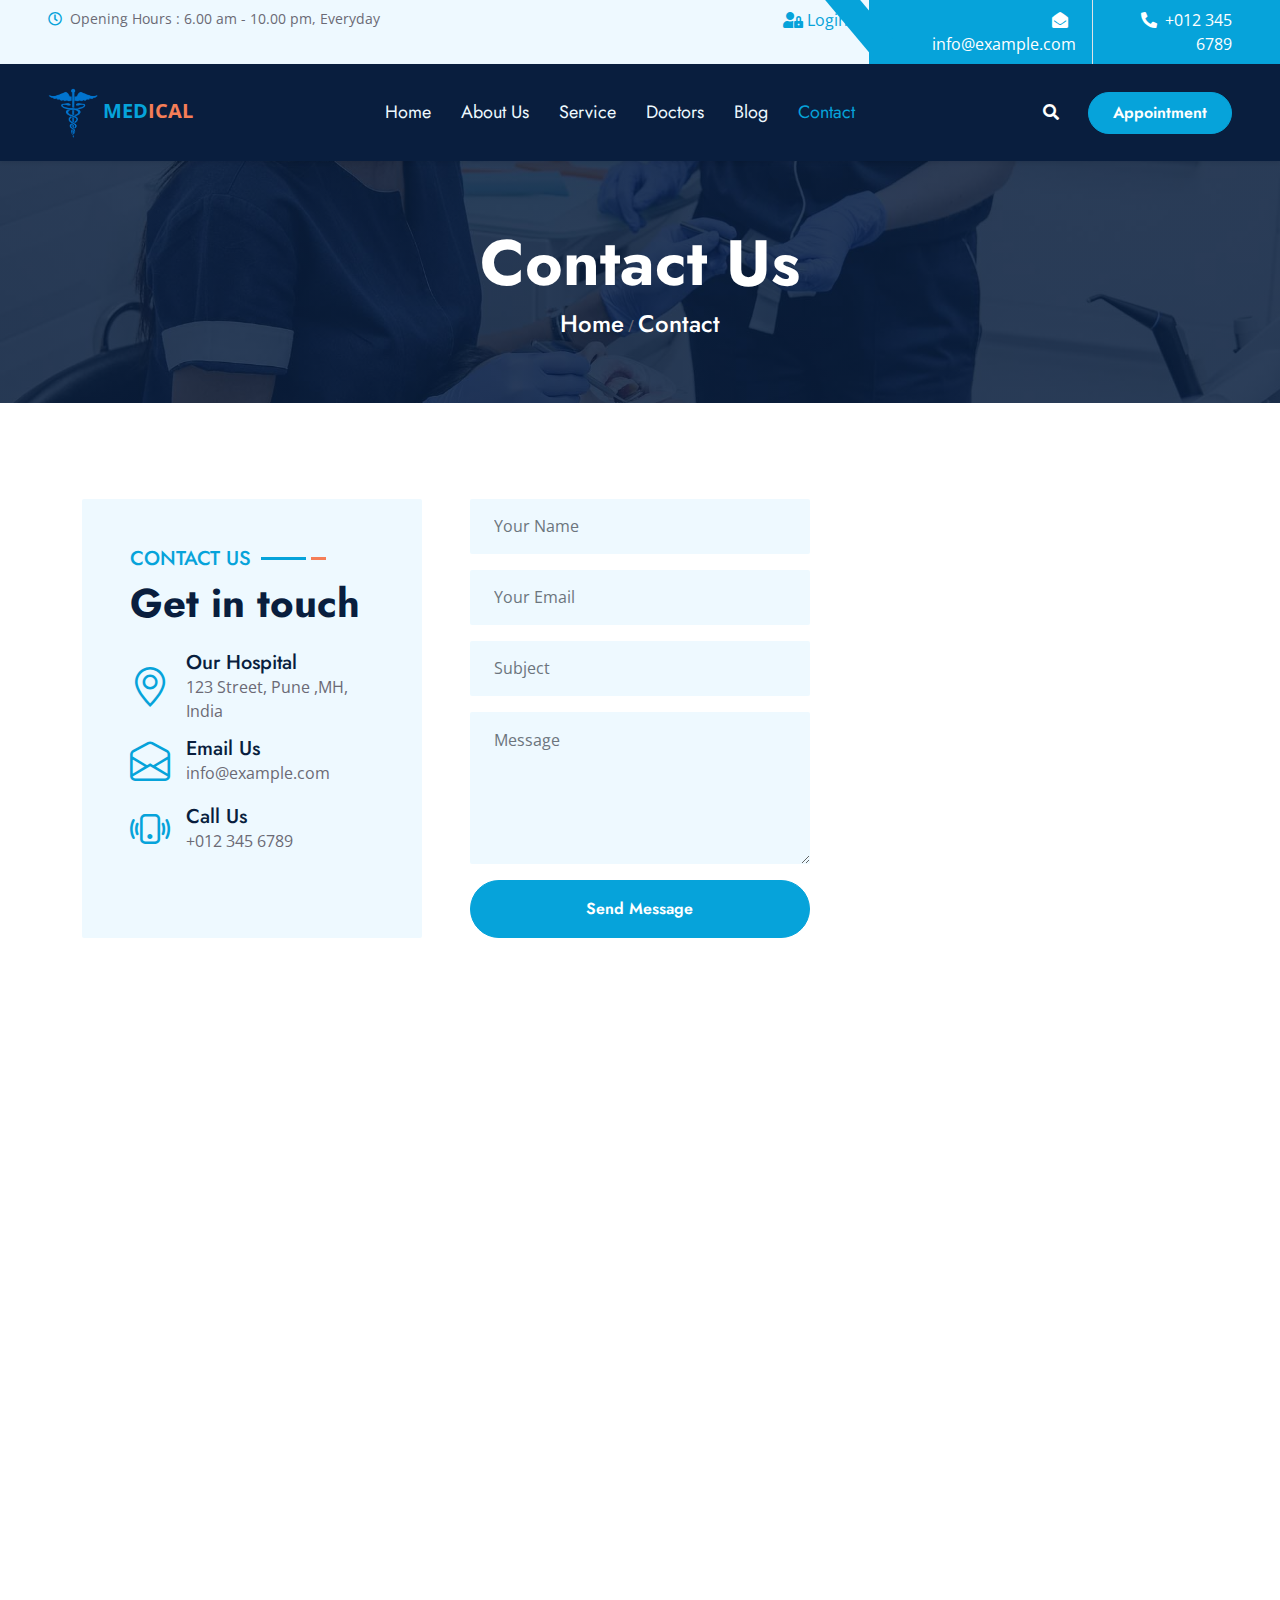
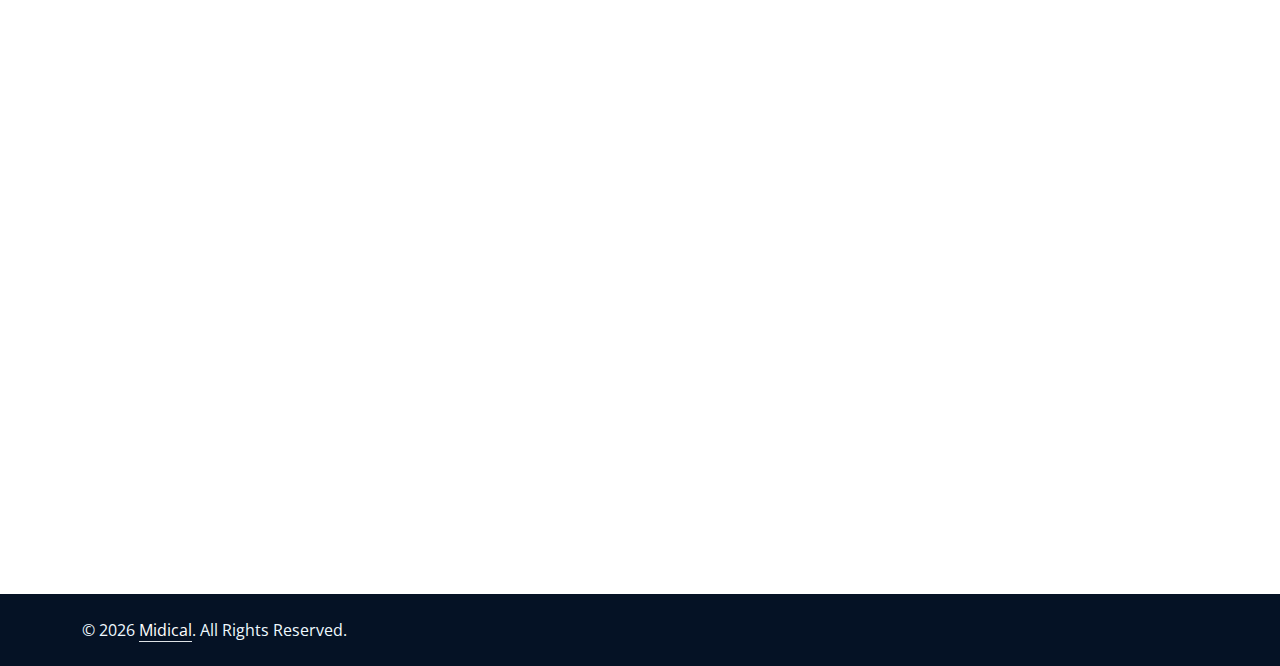
<file: contact.html>
<!DOCTYPE html>
<html lang="en">
  <head>
    <meta charset="utf-8" />
    <title>Medical</title>
    <meta content="width=device-width, initial-scale=1.0" name="viewport" />
    <meta content="Free HTML Templates" name="keywords" />
    <meta content="Free HTML Templates" name="description" />

    <!-- Favicon -->
    <link href="img/favicon.ico" rel="icon" />

    <!-- Google Web Fonts -->
    <link rel="preconnect" href="https://fonts.gstatic.com" />
    <link
      href="https://fonts.googleapis.com/css2?family=Jost:wght@500;600;700&family=Open+Sans:wght@400;600&display=swap"
      rel="stylesheet"
    />

    <!-- Icon Font Stylesheet -->
    <link
      href="https://cdnjs.cloudflare.com/ajax/libs/font-awesome/5.10.0/css/all.min.css"
      rel="stylesheet"
    />
    <link
      href="https://cdn.jsdelivr.net/npm/bootstrap-icons@1.4.1/font/bootstrap-icons.css"
      rel="stylesheet"
    />

    <!-- Libraries Stylesheet -->
    <link href="lib/owlcarousel/assets/owl.carousel.min.css" rel="stylesheet" />
    <link href="lib/animate/animate.min.css" rel="stylesheet" />
    <link
      href="lib/tempusdominus/css/tempusdominus-bootstrap-4.min.css"
      rel="stylesheet"
    />
    <link href="lib/twentytwenty/twentytwenty.css" rel="stylesheet" />

    <!-- Customized Bootstrap Stylesheet -->
    <link href="css/bootstrap.min.css" rel="stylesheet" />

    <!-- Template Stylesheet -->
    <link href="css/style.css" rel="stylesheet" />
  </head>

  <body>
    <!-- Spinner Start -->
    <div
      id="spinner"
      class="show bg-white position-fixed translate-middle w-100 vh-100 top-50 start-50 d-flex align-items-center justify-content-center"
    >
      <div class="spinner-grow text-primary m-1" role="status">
        <span class="sr-only">Loading...</span>
      </div>
      <div class="spinner-grow text-dark m-1" role="status">
        <span class="sr-only">Loading...</span>
      </div>
      <div class="spinner-grow text-secondary m-1" role="status">
        <span class="sr-only">Loading...</span>
      </div>
    </div>
    <!-- Spinner End -->
    <!-- Topbar Start -->
    <div class="container-fluid bg-light ps-5 pe-0 d-none d-lg-block">
      <div class="row gx-0">
        <div class="col-md-7 text-center text-lg-start mb-2 mb-lg-0">
          <div class="d-inline-flex align-items-center">
            <small class="py-2"
              ><i class="far fa-clock text-primary me-2"></i>Opening Hours :
              6.00 am - 10.00 pm, Everyday
            </small>
          </div>
        </div>
        <div class="col-md-1">
          <div class="nav-item dropdown">
            <a
              href="#"
              class="nav-link dropdown-toggle"
              data-bs-toggle="dropdown"
            >
              <i class="fas fa-user-lock"></i> Login</a
            >
            <div class="dropdown-menu m-0">
              <a href="login.html" class="dropdown-item">Reception </a>
              <a href="login.html" class="dropdown-item">Doctors </a>
              <a href="login.html" class="dropdown-item">Pathology </a>
              <a href="login.html" class="dropdown-item">Radiology </a>
              <a href="login.html" class="dropdown-item">Dietician </a>
              <a href="login.html" class="dropdown-item">Yoga </a>
              <a href="login.html" class="dropdown-item">SPA </a>
              <a href="login.html" class="dropdown-item">IPD Reception </a>
              <a href="login.html" class="dropdown-item">Billibg Department </a>
              <a href="login.html" class="dropdown-item">Super Admin </a>

              <a href="signup.html" class="dropdown-item">Logout</a>
            </div>
          </div>
        </div>
        <div class="col-md-4 text-center text-lg-end">
          <div
            class="position-relative d-inline-flex align-items-center bg-primary text-white top-shape px-5"
          >
            <div class="me-3 pe-3 border-end py-2">
              <a
                href="https://mail.google.com/mail/?view=cm&amp;fs=1&amp;tf=1&amp;to=info@example.com"
                class="m-0 text-white"
              >
                <i class="fa fa-envelope-open me-2"></i>info@example.com
              </a>
            </div>
            <div class="py-2">
              <a href="tel:123456789" class="m-0 text-white">
                <i class="fa fa-phone-alt me-2"></i>+012 345 6789
              </a>
            </div>
          </div>
        </div>
      </div>
    </div>
    <!-- Topbar End -->

    <!-- Navbar Start -->
    <nav
      class="navbar navbar-expand-lg bg-dark navbar-light shadow-sm px-md-5 py-md-3 py-lg-0 px-sm-5 py-sm-5"
    >
      <a href="index.html" class="navbar-brand p-0 fw-bold">
        <img src="./img/logo.png" alt="" srcset="" width="50px" height="50px" />
        <span class="text-primary"
          >MED<span style="color: #f57e57">ICAL</span>
        </span>
      </a>
      <div class="xs-d-block d-lg-none">
        <div class="nav-item dropdown">
          <a href="#" class="nav-link dropdown-toggle" data-bs-toggle="dropdown"
            >Login</a
          >
          <div class="dropdown-menu m-0">
            <a href="login.html" class="dropdown-item">Reception </a>
            <a href="login.html" class="dropdown-item">Doctors </a>
            <a href="login.html" class="dropdown-item">Pathology </a>
            <a href="login.html" class="dropdown-item">Radiology </a>
            <a href="login.html" class="dropdown-item">Dietician </a>
            <a href="login.html" class="dropdown-item">Yoga </a>
            <a href="login.html" class="dropdown-item">SPA </a>
            <a href="login.html" class="dropdown-item">IPD Reception </a>
            <a href="login.html" class="dropdown-item">Billibg Department </a>
            <a href="login.html" class="dropdown-item">Super Admin </a>

            <a href="signup.html" class="dropdown-item">Logout</a>
          </div>
        </div>
      </div>
      <button
        type="button"
        class="btn text-white xs-d-block d-lg-none text-end"
        data-bs-toggle="modal"
        data-bs-target="#searchModal"
      >
        <i class="fa fa-search"></i>
      </button>
      <button
        class="navbar-toggler bg-white"
        type="button"
        data-bs-toggle="collapse"
        data-bs-target="#navbarCollapse"
      >
        <span class="navbar-toggler-icon"></span>
      </button>
      <div class="collapse navbar-collapse text-center" id="navbarCollapse">
        <div class="navbar-nav mx-auto py-0">
          <a href="index.html" class="nav-item nav-link">Home</a>
          <a href="about.html" class="nav-item nav-link">About Us</a>
          <a href="service.html" class="nav-item nav-link">Service</a>
          <a href="service.html" class="nav-item nav-link">Doctors</a>
          <a href="blog.html" class="nav-item nav-link">Blog</a>
          <a href="contact.html" class="nav-item nav-link active">Contact</a>
        </div>
        <button
          type="button"
          class="btn text-white d-none d-sm-block d-md-block"
          data-bs-toggle="modal"
          data-bs-target="#searchModal"
        >
          <i class="fa fa-search"></i>
        </button>
        <a href="appointment.html" class="btn btn-primary py-2 px-4 ms-3"
          >Appointment</a
        >
      </div>
    </nav>
    <!-- Navbar End -->
    <!-- Full Screen Search Start -->
    <div class="modal fade" id="searchModal" tabindex="-1">
      <div class="modal-dialog modal-fullscreen">
        <div class="modal-content" style="background: rgba(9, 30, 62, 0.7)">
          <div class="modal-header border-0">
            <button
              type="button"
              class="btn bg-white btn-close"
              data-bs-dismiss="modal"
              aria-label="Close"
            ></button>
          </div>
          <div
            class="modal-body d-flex align-items-center justify-content-center"
          >
            <div class="input-group" style="max-width: 600px">
              <input
                type="text"
                class="form-control bg-transparent border-primary p-3"
                placeholder="Type search keyword"
              />
              <button class="btn btn-primary px-4">
                <i class="bi bi-search"></i>
              </button>
            </div>
          </div>
        </div>
      </div>
    </div>
    <!-- Full Screen Search End -->

    <!-- Hero Start -->
    <div class="container-fluid bg-primary py-5 hero-header mb-5">
      <div class="row py-3">
        <div class="col-12 text-center">
          <h1 class="display-3 text-white animated zoomIn">Contact Us</h1>
          <a href="index.html" class="h4 text-white">Home</a>
          /
          <a href="contact.html" class="h4 text-white">Contact</a>
        </div>
      </div>
    </div>
    <!-- Hero End -->

    <!-- Contact Start -->
    <div class="container-fluid py-5">
      <div class="container">
        <div class="row g-5">
          <div class="col-xl-4 col-lg-6 wow slideInUp" data-wow-delay="0.1s">
            <div class="bg-light rounded h-100 p-5">
              <div class="section-title">
                <h5
                  class="position-relative d-inline-block text-primary text-uppercase"
                >
                  Contact Us
                </h5>
                <h1 class="display-6 mb-4">Get in touch</h1>
              </div>
              <div class="d-flex align-items-center mb-2">
                <i class="bi bi-geo-alt fs-1 text-primary me-3"></i>
                <div class="text-start">
                  <h5 class="mb-0">Our Hospital</h5>
                  <span>123 Street, Pune ,MH, India</span>
                </div>
              </div>
              <div class="d-flex align-items-center mb-2">
                <i class="bi bi-envelope-open fs-1 text-primary me-3"></i>
                <div class="text-start">
                  <h5 class="mb-0">Email Us</h5>
                  <span>info@example.com</span>
                </div>
              </div>
              <div class="d-flex align-items-center">
                <i class="bi bi-phone-vibrate fs-1 text-primary me-3"></i>
                <div class="text-start">
                  <h5 class="mb-0">Call Us</h5>
                  <span>+012 345 6789</span>
                </div>
              </div>
            </div>
          </div>
          <div class="col-xl-4 col-lg-6 wow slideInUp" data-wow-delay="0.3s">
            <form>
              <div class="row g-3">
                <div class="col-12">
                  <input
                    type="text"
                    class="form-control border-0 bg-light px-4"
                    placeholder="Your Name"
                    style="height: 55px"
                  />
                </div>
                <div class="col-12">
                  <input
                    type="email"
                    class="form-control border-0 bg-light px-4"
                    placeholder="Your Email"
                    style="height: 55px"
                  />
                </div>
                <div class="col-12">
                  <input
                    type="text"
                    class="form-control border-0 bg-light px-4"
                    placeholder="Subject"
                    style="height: 55px"
                  />
                </div>
                <div class="col-12">
                  <textarea
                    class="form-control border-0 bg-light px-4 py-3"
                    rows="5"
                    placeholder="Message"
                  ></textarea>
                </div>
                <div class="col-12">
                  <button class="btn btn-primary w-100 py-3" type="submit">
                    Send Message
                  </button>
                </div>
              </div>
            </form>
          </div>
          <div class="col-xl-4 col-lg-12 wow slideInUp" data-wow-delay="0.6s">
            <iframe
              class="position-relative rounded w-100 h-100"
              src="https://www.google.com/maps/embed?pb=!1m18!1m12!1m3!1d3683.5871770325534!2d88.38135231415619!3d22.59453838517144!2m3!1f0!2f0!3f0!3m2!1i1024!2i768!4f13.1!3m3!1m2!1s0x3bc2c3df0d0536f5%3A0xbba5789260b4f27f!2sOMM%20Software%20Innovation!5e0!3m2!1sen!2sin!4v1679995080691!5m2!1sen!2sin"
              frameborder="0"
              style="min-height: 400px; border: 0"
              allowfullscreen=""
              aria-hidden="false"
              tabindex="0"
            ></iframe>
          </div>
        </div>
      </div>
    </div>
    <!-- Contact End -->

    <!-- Blog Start -->
    <div class="container-fluid py-5 wow fadeInUp" data-wow-delay="0.1s">
      <div class="container py-5">
        <div class="section-title mb-4 text-center">
          <h5
            class="position-relative d-inline-block text-primary text-uppercase"
          >
            News
          </h5>
          <h1 class="display-5 mb-0">Better information, Better health</h1>
        </div>

        <div class="row g-5">
          <div class="col-lg-4 wow slideInUp" data-wow-delay="0.3s">
            <div class="blog-item bg-light rounded overflow-hidden">
              <div class="blog-img position-relative overflow-hidden">
                <img class="img-fluid" src="img/price-3.jpg" alt="" />
              </div>
              <div class="p-4">
                <div class="d-flex mb-3">
                  <small
                    ><i class="far fa-calendar-alt text-primary me-2"></i
                    >December 3, 2020</small
                  >
                </div>
                <h4 class="mb-3 text-truncate">
                  How to find properties to flip
                </h4>
                <p class="text-truncate">
                  Dolor et eos labore stet justo sed est sed sed sed dolor stet
                  amet
                </p>
                <a class="text-uppercase" href="blog.html"
                  >Read More <i class="bi bi-arrow-right"></i
                ></a>
              </div>
            </div>
          </div>
          <div class="col-lg-4 wow slideInUp" data-wow-delay="0.6s">
            <div class="blog-item bg-light rounded overflow-hidden">
              <div class="blog-img position-relative overflow-hidden">
                <img class="img-fluid" src="img/price-3.jpg" alt="" />
              </div>
              <div class="p-4">
                <div class="d-flex mb-3">
                  <small
                    ><i class="far fa-calendar-alt text-primary me-2"></i
                    >December 3, 2020</small
                  >
                </div>
                <h4 class="mb-3 text-truncate">
                  How to find properties to flip
                </h4>
                <p class="text-truncate">
                  Dolor et eos labore stet justo sed est sed sed sed dolor stet
                  amet
                </p>
                <a class="text-uppercase" href="blog.html"
                  >Read More <i class="bi bi-arrow-right"></i
                ></a>
              </div>
            </div>
          </div>
          <div class="col-lg-4 wow slideInUp" data-wow-delay="0.9s">
            <div class="blog-item bg-light rounded overflow-hidden">
              <div class="blog-img position-relative overflow-hidden">
                <img class="img-fluid" src="img/price-3.jpg" alt="" />
              </div>
              <div class="p-4">
                <div class="d-flex mb-3">
                  <small
                    ><i class="far fa-calendar-alt text-primary me-2"></i
                    >December 3, 2020</small
                  >
                </div>
                <h4 class="mb-3 text-truncate">
                  How to find properties to flip
                </h4>
                <p class="text-truncate">
                  Dolor et eos labore stet justo sed est sed sed sed dolor stet
                  amet
                </p>
                <a class="text-uppercase" href="blog.html"
                  >Read More <i class="bi bi-arrow-right"></i
                ></a>
              </div>
            </div>
          </div>
        </div>
      </div>
    </div>
    <!-- Blog Start -->

    <!-- Newsletter Start -->
    <div
      class="container-fluid position-relative pt-5 wow fadeInUp"
      data-wow-delay="0.1s"
      style="z-index: 1"
    >
      <div class="container">
        <div class="bg-primary p-5">
          <form class="mx-auto" style="max-width: 600px">
            <div class="input-group">
              <input
                type="text"
                class="form-control border-white p-3"
                placeholder="Your Email"
              />
              <button class="btn btn-dark px-4">Sign Up</button>
            </div>
          </form>
        </div>
      </div>
    </div>
    <!-- Newsletter End -->
    <!-- Footer Start -->
    <div
      class="container-fluid bg-dark text-light py-5 wow fadeInUp"
      data-wow-delay="0.3s"
      style="margin-top: -75px"
    >
      <div class="container pt-5">
        <div class="row g-5 pt-4">
          <div class="col-lg-3 col-md-6">
            <img
              src="./img/logo.png"
              alt="footer-logo"
              width="100px"
              height="100px"
            />
            <p>
              Lorem ipsum dolor sit amet consectetur adipisicing elit.
              Asperiores, obcaecati?
            </p>
          </div>
          <div class="col-lg-3 col-md-6">
            <h3 class="text-white mb-4">Popular Links</h3>
            <div class="d-flex flex-column justify-content-start">
              <a class="text-light mb-2" href="index.html"
                ><i class="bi bi-arrow-right text-primary me-2"></i>Home</a
              >
              <a class="text-light mb-2" href="about.html"
                ><i class="bi bi-arrow-right text-primary me-2"></i>About Us</a
              >
              <a class="text-light mb-2" href="service.html"
                ><i class="bi bi-arrow-right text-primary me-2"></i>Our
                Services</a
              >
              <a class="text-light mb-2" href="blog.html"
                ><i class="bi bi-arrow-right text-primary me-2"></i>Latest
                Blog</a
              >
              <a class="text-light" href="contact.html"
                ><i class="bi bi-arrow-right text-primary me-2"></i>Contact
                Us</a
              >
            </div>
          </div>
          <div class="col-lg-3 col-md-6">
            <h3 class="text-white mb-4">Get In Touch</h3>
            <p class="mb-2">
              <i class="bi bi-geo-alt text-primary me-2"></i>123 Street, Pune
              MH, India
            </p>
            <p class="mb-2">
              <i class="bi bi-envelope-open text-primary me-2"></i
              >info@example.com
            </p>
            <p class="mb-0">
              <i class="bi bi-telephone text-primary me-2"></i>+012 345 67890
            </p>
          </div>
          <div class="col-lg-3 col-md-6">
            <h3 class="text-white mb-4">Follow Us</h3>
            <div class="d-flex">
              <a
                class="btn btn-lg btn-primary btn-lg-square rounded me-2"
                href="#"
                ><i class="fab fa-twitter fw-normal"></i
              ></a>
              <a
                class="btn btn-lg btn-primary btn-lg-square rounded me-2"
                href="#"
                ><i class="fab fa-facebook-f fw-normal"></i
              ></a>
              <a
                class="btn btn-lg btn-primary btn-lg-square rounded me-2"
                href="#"
                ><i class="fab fa-linkedin-in fw-normal"></i
              ></a>
              <a class="btn btn-lg btn-primary btn-lg-square rounded" href="#"
                ><i class="fab fa-instagram fw-normal"></i
              ></a>
            </div>
          </div>
        </div>
      </div>
    </div>
    <div class="container-fluid text-light py-4" style="background: #051225">
      <div class="container">
        <div class="row g-0">
          <div class="col-md-6 text-center text-md-start">
            <p class="mb-md-0">
              &copy;
              <script>
                document.write(new Date().getFullYear());
              </script>
              <a class="text-white border-bottom" href="#">Midical</a>. All
              Rights Reserved.
            </p>
          </div>
        </div>
      </div>
    </div>
    <!-- Footer End -->
    <!-- Back to Top -->
    <a href="#" class="btn btn-lg btn-primary btn-lg-square rounded back-to-top"
      ><i class="bi bi-arrow-up"></i
    ></a>

    <!-- JavaScript Libraries -->
    <script src="https://code.jquery.com/jquery-3.4.1.min.js"></script>
    <script src="https://cdn.jsdelivr.net/npm/bootstrap@5.0.0/dist/js/bootstrap.bundle.min.js"></script>
    <script src="lib/wow/wow.min.js"></script>
    <script src="lib/easing/easing.min.js"></script>
    <script src="lib/waypoints/waypoints.min.js"></script>
    <script src="lib/owlcarousel/owl.carousel.min.js"></script>
    <script src="lib/tempusdominus/js/moment.min.js"></script>
    <script src="lib/tempusdominus/js/moment-timezone.min.js"></script>
    <script src="lib/tempusdominus/js/tempusdominus-bootstrap-4.min.js"></script>
    <script src="lib/twentytwenty/jquery.event.move.js"></script>
    <script src="lib/twentytwenty/jquery.twentytwenty.js"></script>

    <!-- Template Javascript -->
    <script src="js/main.js"></script>
  </body>
</html>
</file>
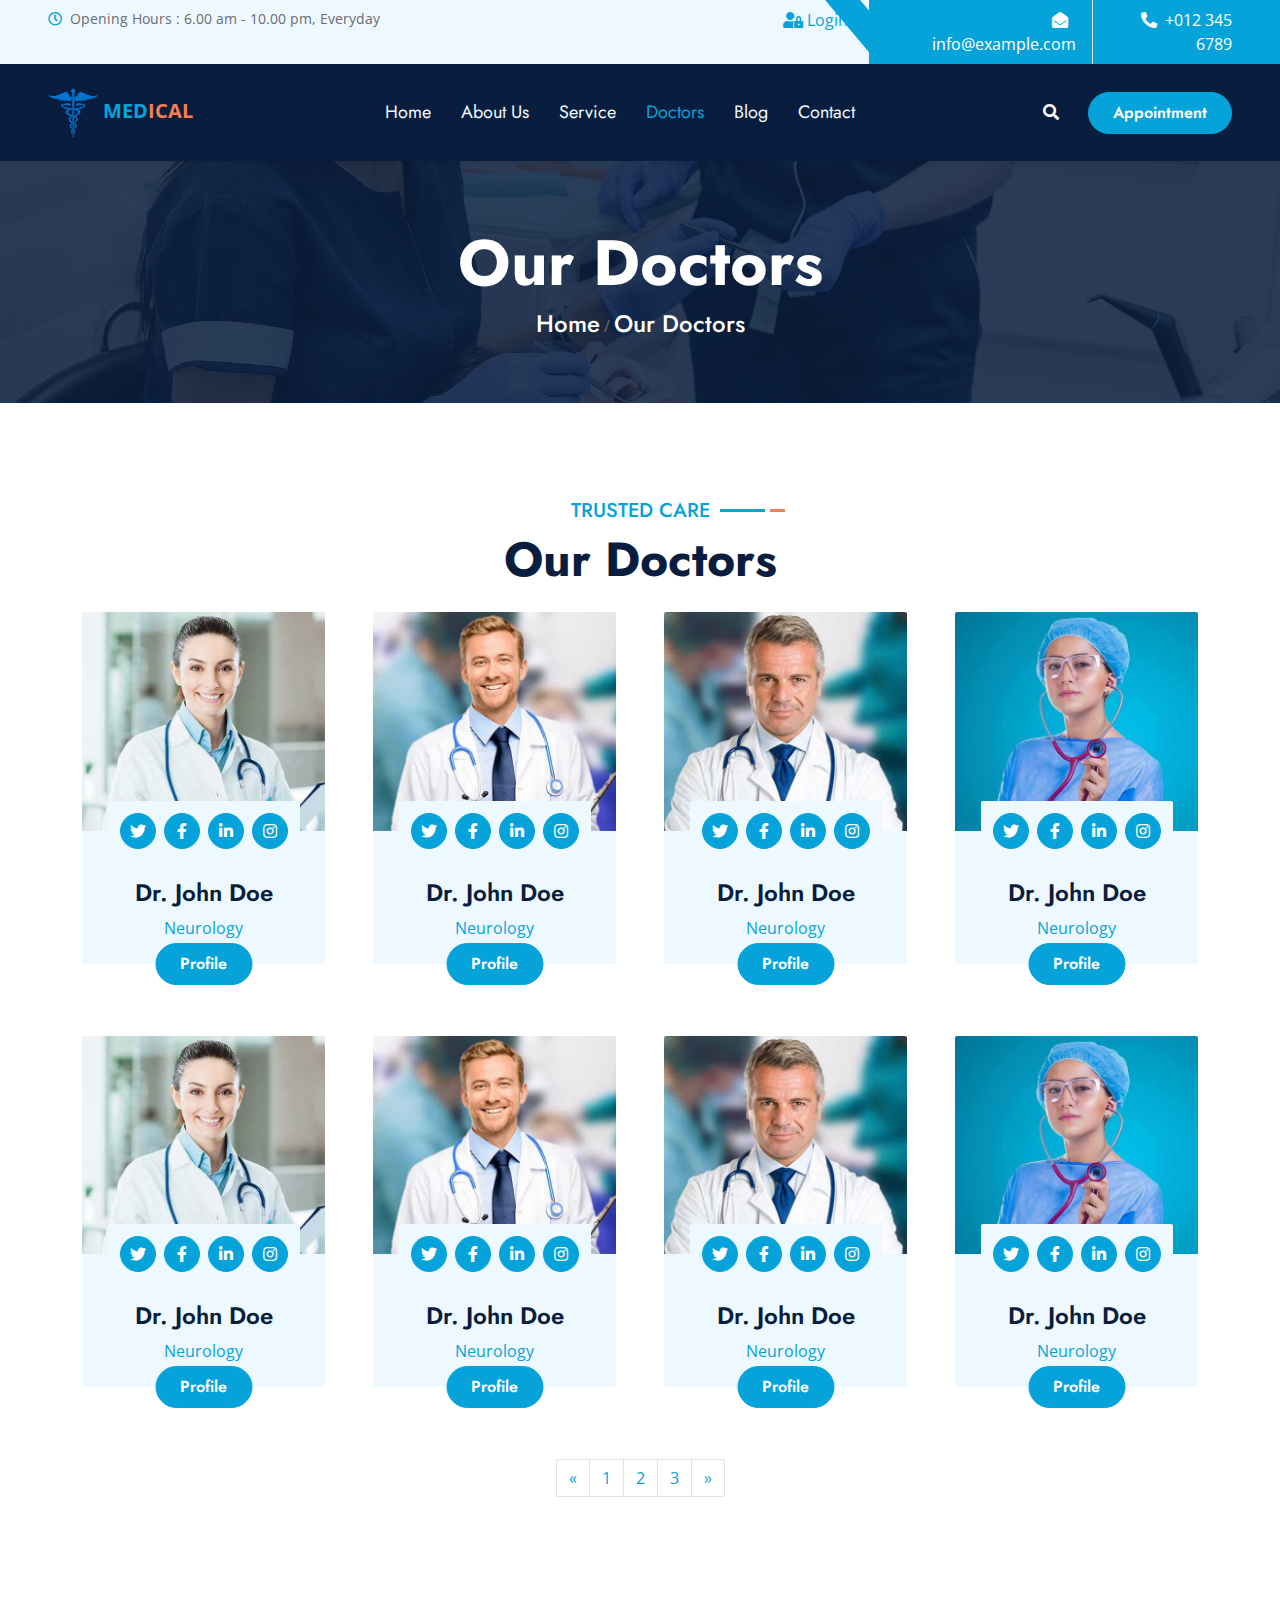
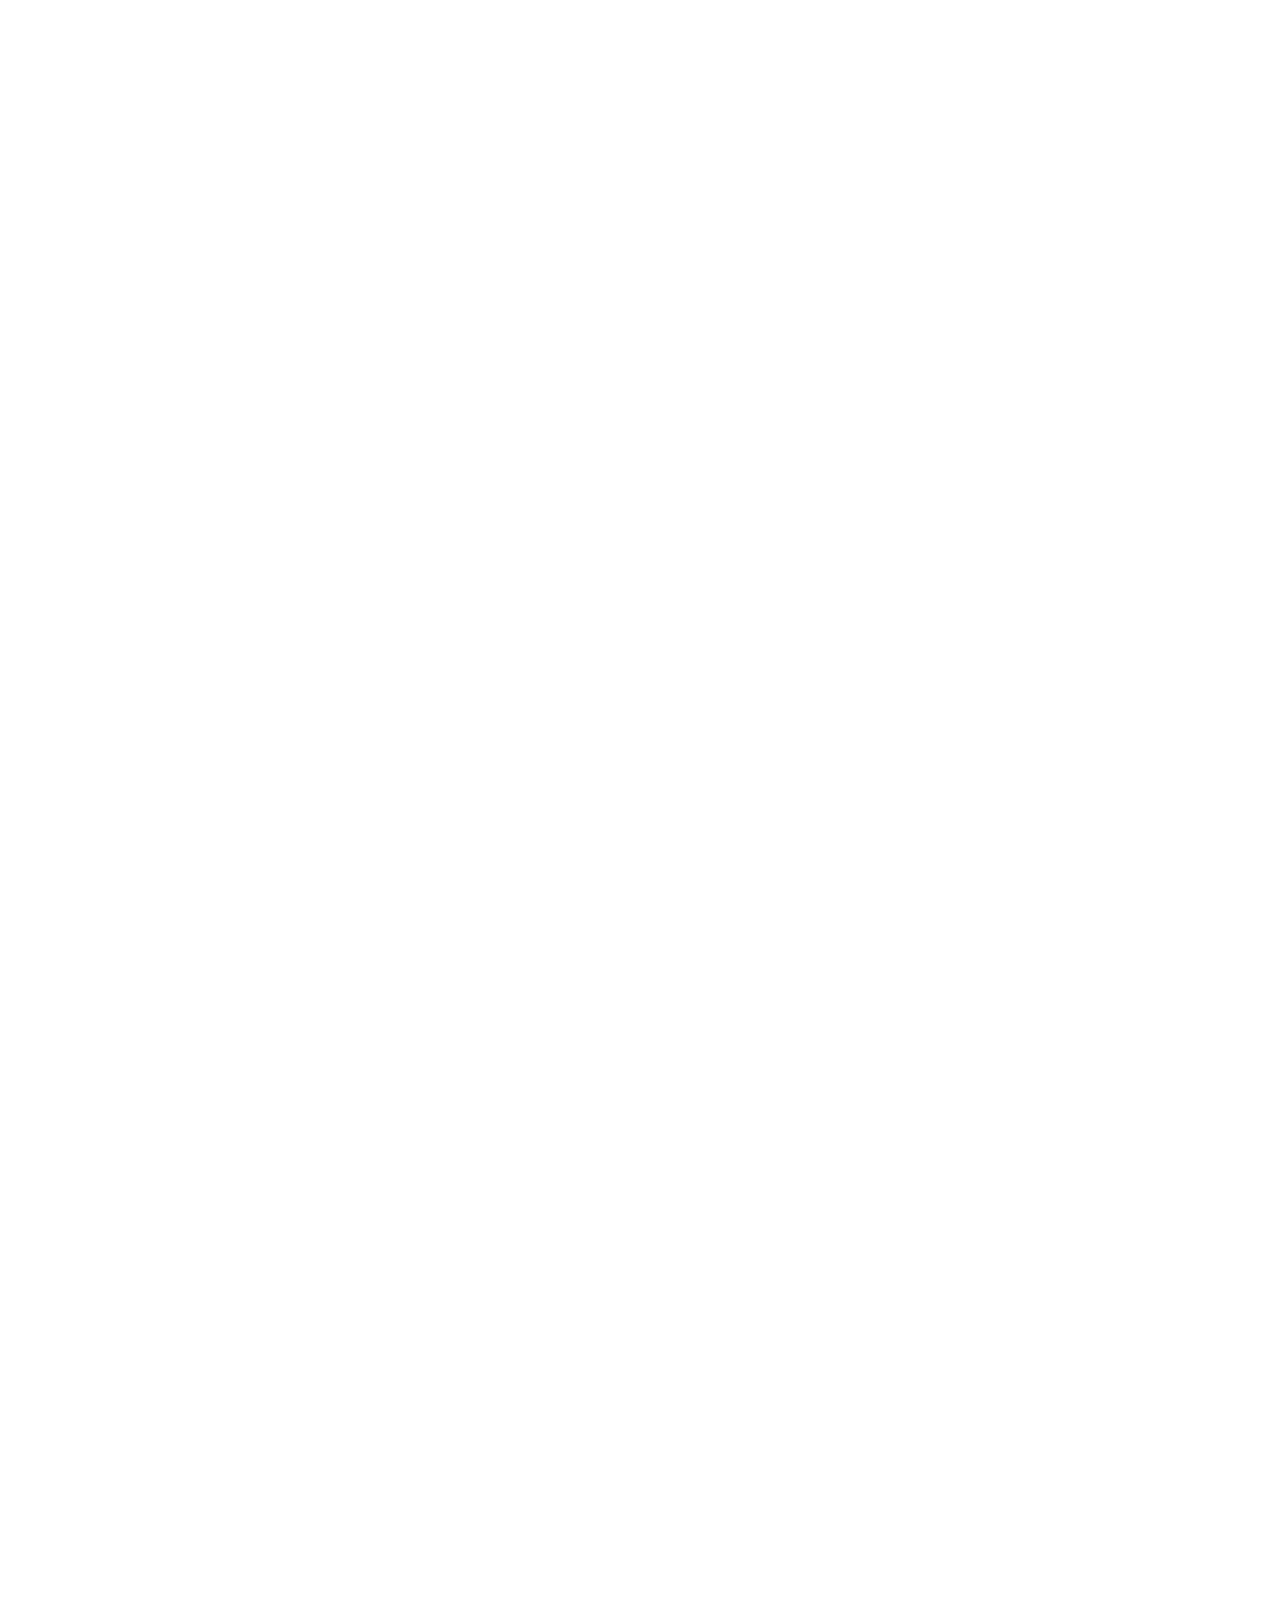
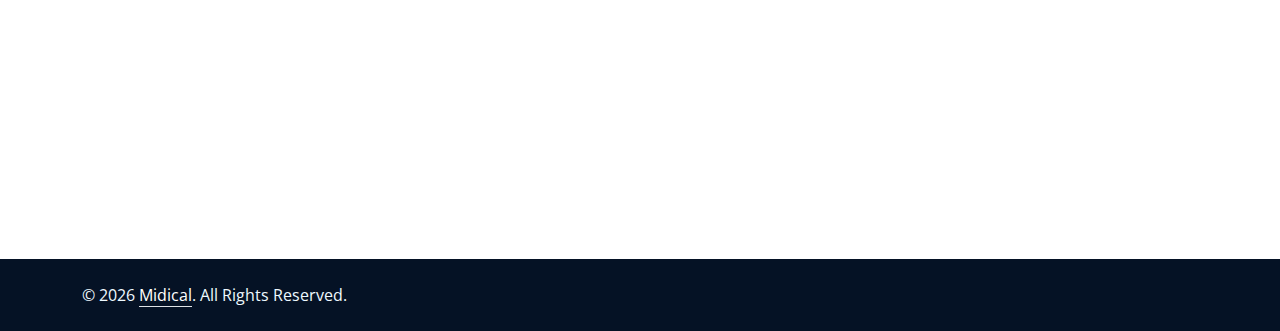
<file: doctors.html>
<!DOCTYPE html>
<html lang="en">
  <head>
    <meta charset="utf-8" />
    <title>Medical</title>
    <meta content="width=device-width, initial-scale=1.0" name="viewport" />
    <meta content="Free HTML Templates" name="keywords" />
    <meta content="Free HTML Templates" name="description" />

    <!-- Favicon -->
    <link href="img/favicon.ico" rel="icon" />

    <!-- Google Web Fonts -->
    <link rel="preconnect" href="https://fonts.gstatic.com" />
    <link
      href="https://fonts.googleapis.com/css2?family=Jost:wght@500;600;700&family=Open+Sans:wght@400;600&display=swap"
      rel="stylesheet"
    />

    <!-- Icon Font Stylesheet -->
    <link
      href="https://cdnjs.cloudflare.com/ajax/libs/font-awesome/5.10.0/css/all.min.css"
      rel="stylesheet"
    />
    <link
      href="https://cdn.jsdelivr.net/npm/bootstrap-icons@1.4.1/font/bootstrap-icons.css"
      rel="stylesheet"
    />

    <!-- Libraries Stylesheet -->
    <link href="lib/owlcarousel/assets/owl.carousel.min.css" rel="stylesheet" />
    <link href="lib/animate/animate.min.css" rel="stylesheet" />
    <link
      href="lib/tempusdominus/css/tempusdominus-bootstrap-4.min.css"
      rel="stylesheet"
    />
    <link href="lib/twentytwenty/twentytwenty.css" rel="stylesheet" />

    <!-- Customized Bootstrap Stylesheet -->
    <link href="css/bootstrap.min.css" rel="stylesheet" />

    <!-- Template Stylesheet -->
    <link href="css/style.css" rel="stylesheet" />
  </head>

  <body>
    <!-- Spinner Start -->
    <div
      id="spinner"
      class="show bg-white position-fixed translate-middle w-100 vh-100 top-50 start-50 d-flex align-items-center justify-content-center"
    >
      <div class="spinner-grow text-primary m-1" role="status">
        <span class="sr-only">Loading...</span>
      </div>
      <div class="spinner-grow text-dark m-1" role="status">
        <span class="sr-only">Loading...</span>
      </div>
      <div class="spinner-grow text-secondary m-1" role="status">
        <span class="sr-only">Loading...</span>
      </div>
    </div>
    <!-- Spinner End -->
    <!-- Topbar Start -->
    <div class="container-fluid bg-light ps-5 pe-0 d-none d-lg-block">
      <div class="row gx-0">
        <div class="col-md-7 text-center text-lg-start mb-2 mb-lg-0">
          <div class="d-inline-flex align-items-center">
            <small class="py-2"
              ><i class="far fa-clock text-primary me-2"></i>Opening Hours :
              6.00 am - 10.00 pm, Everyday
            </small>
          </div>
        </div>
        <div class="col-md-1">
          <div class="nav-item dropdown">
            <a
              href="#"
              class="nav-link dropdown-toggle"
              data-bs-toggle="dropdown"
            >
              <i class="fas fa-user-lock"></i> Login</a
            >
            <div class="dropdown-menu m-0">
              <a href="login.html" class="dropdown-item">Reception </a>
              <a href="login.html" class="dropdown-item">Doctors </a>
              <a href="login.html" class="dropdown-item">Pathology </a>
              <a href="login.html" class="dropdown-item">Radiology </a>
              <a href="login.html" class="dropdown-item">Dietician </a>
              <a href="login.html" class="dropdown-item">Yoga </a>
              <a href="login.html" class="dropdown-item">SPA </a>
              <a href="login.html" class="dropdown-item">IPD Reception </a>
              <a href="login.html" class="dropdown-item">Billibg Department </a>
              <a href="login.html" class="dropdown-item">Super Admin </a>

              <a href="signup.html" class="dropdown-item">Logout</a>
            </div>
          </div>
        </div>
        <div class="col-md-4 text-center text-lg-end">
          <div
            class="position-relative d-inline-flex align-items-center bg-primary text-white top-shape px-5"
          >
            <div class="me-3 pe-3 border-end py-2">
              <a
                href="https://mail.google.com/mail/?view=cm&amp;fs=1&amp;tf=1&amp;to=info@example.com"
                class="m-0 text-white"
              >
                <i class="fa fa-envelope-open me-2"></i>info@example.com
              </a>
            </div>
            <div class="py-2">
              <a href="tel:123456789" class="m-0 text-white">
                <i class="fa fa-phone-alt me-2"></i>+012 345 6789
              </a>
            </div>
          </div>
        </div>
      </div>
    </div>
    <!-- Topbar End -->

    <!-- Navbar Start -->
    <nav
      class="navbar navbar-expand-lg bg-dark navbar-light shadow-sm px-md-5 py-md-3 py-lg-0 px-sm-5 py-sm-5"
    >
      <a href="index.html" class="navbar-brand p-0 fw-bold">
        <img src="./img/logo.png" alt="" srcset="" width="50px" height="50px" />
        <span class="text-primary"
          >MED<span style="color: #f57e57">ICAL</span>
        </span>
      </a>
      <div class="xs-d-block d-lg-none">
        <div class="nav-item dropdown">
          <a href="#" class="nav-link dropdown-toggle" data-bs-toggle="dropdown"
            >Login</a
          >
          <div class="dropdown-menu m-0">
            <a href="login.html" class="dropdown-item">Reception </a>
            <a href="login.html" class="dropdown-item">Doctors </a>
            <a href="login.html" class="dropdown-item">Pathology </a>
            <a href="login.html" class="dropdown-item">Radiology </a>
            <a href="login.html" class="dropdown-item">Dietician </a>
            <a href="login.html" class="dropdown-item">Yoga </a>
            <a href="login.html" class="dropdown-item">SPA </a>
            <a href="login.html" class="dropdown-item">IPD Reception </a>
            <a href="login.html" class="dropdown-item">Billibg Department </a>
            <a href="login.html" class="dropdown-item">Super Admin </a>

            <a href="signup.html" class="dropdown-item">Logout</a>
          </div>
        </div>
      </div>
      <button
        type="button"
        class="btn text-white xs-d-block d-lg-none text-end"
        data-bs-toggle="modal"
        data-bs-target="#searchModal"
      >
        <i class="fa fa-search"></i>
      </button>
      <button
        class="navbar-toggler bg-white"
        type="button"
        data-bs-toggle="collapse"
        data-bs-target="#navbarCollapse"
      >
        <span class="navbar-toggler-icon"></span>
      </button>
      <div class="collapse navbar-collapse text-center" id="navbarCollapse">
        <div class="navbar-nav mx-auto py-0">
          <a href="index.html" class="nav-item nav-link">Home</a>
          <a href="about.html" class="nav-item nav-link">About Us</a>
          <a href="service.html" class="nav-item nav-link">Service</a>
          <a href="service.html" class="nav-item nav-link active">Doctors</a>
          <a href="blog.html" class="nav-item nav-link">Blog</a>
          <a href="contact.html" class="nav-item nav-link">Contact</a>
        </div>
        <button
          type="button"
          class="btn text-white d-none d-sm-block d-md-block"
          data-bs-toggle="modal"
          data-bs-target="#searchModal"
        >
          <i class="fa fa-search"></i>
        </button>
        <a href="appointment.html" class="btn btn-primary py-2 px-4 ms-3"
          >Appointment</a
        >
      </div>
    </nav>
    <!-- Navbar End -->
    <!-- Full Screen Search Start -->
    <div class="modal fade" id="searchModal" tabindex="-1">
      <div class="modal-dialog modal-fullscreen">
        <div class="modal-content" style="background: rgba(9, 30, 62, 0.7)">
          <div class="modal-header border-0">
            <button
              type="button"
              class="btn bg-white btn-close"
              data-bs-dismiss="modal"
              aria-label="Close"
            ></button>
          </div>
          <div
            class="modal-body d-flex align-items-center justify-content-center"
          >
            <div class="input-group" style="max-width: 600px">
              <input
                type="text"
                class="form-control bg-transparent border-primary p-3"
                placeholder="Type search keyword"
              />
              <button class="btn btn-primary px-4">
                <i class="bi bi-search"></i>
              </button>
            </div>
          </div>
        </div>
      </div>
    </div>
    <!-- Full Screen Search End -->

    <!-- Hero Start -->
    <div class="container-fluid bg-primary py-5 hero-header mb-5">
      <div class="row py-3">
        <div class="col-12 text-center">
          <h1 class="display-3 text-white animated zoomIn">Our Doctors</h1>
          <a href="index.html" class="h4 text-white">Home</a>
          /
          <a href="doctors.html" class="h4 text-white">Our Doctors</a>
        </div>
      </div>
    </div>
    <!-- Hero End -->

    <!-- doctors start -->

    <div class="container-fluid py-5 wow fadeInUp" data-wow-delay="0.1s">
      <div class="container">
        <div class="section-title mb-4 text-center">
          <h5
            class="position-relative d-inline-block text-primary text-uppercase"
          >
            Trusted Care
          </h5>
          <h1 class="display-5 mb-0">Our Doctors</h1>
        </div>
        <div class="row g-5">
          <div class="col-lg-3">
            <div class="team-item pb-4">
              <div class="position-relative rounded-top" style="z-index: 1">
                <img
                  class="img-fluid rounded-top w-100"
                  src="img/team-2.jpg"
                  alt=""
                />
                <div
                  class="position-absolute top-100 start-50 translate-middle bg-light rounded p-2 d-flex"
                >
                  <a class="btn btn-primary btn-square m-1" href="#"
                    ><i class="fab fa-twitter fw-normal"></i
                  ></a>
                  <a class="btn btn-primary btn-square m-1" href="#"
                    ><i class="fab fa-facebook-f fw-normal"></i
                  ></a>
                  <a class="btn btn-primary btn-square m-1" href="#"
                    ><i class="fab fa-linkedin-in fw-normal"></i
                  ></a>
                  <a class="btn btn-primary btn-square m-1" href="#"
                    ><i class="fab fa-instagram fw-normal"></i
                  ></a>
                </div>
              </div>
              <div
                class="team-text position-relative bg-light text-center rounded-bottom p-4 pt-5"
              >
                <h4 class="mb-2">Dr. John Doe</h4>
                <p class="text-primary mb-0">Neurology</p>
                <a
                  href="profile.html"
                  class="btn btn-primary py-2 px-4 position-absolute top-100 start-50 translate-middle"
                >
                  Profile</a
                >
              </div>
            </div>
          </div>
          <div class="col-lg-3">
            <div class="team-item pb-4">
              <div class="position-relative rounded-top" style="z-index: 1">
                <img
                  class="img-fluid rounded-top w-100"
                  src="img/team-1.jpg"
                  alt=""
                />
                <div
                  class="position-absolute top-100 start-50 translate-middle bg-light rounded p-2 d-flex"
                >
                  <a class="btn btn-primary btn-square m-1" href="#"
                    ><i class="fab fa-twitter fw-normal"></i
                  ></a>
                  <a class="btn btn-primary btn-square m-1" href="#"
                    ><i class="fab fa-facebook-f fw-normal"></i
                  ></a>
                  <a class="btn btn-primary btn-square m-1" href="#"
                    ><i class="fab fa-linkedin-in fw-normal"></i
                  ></a>
                  <a class="btn btn-primary btn-square m-1" href="#"
                    ><i class="fab fa-instagram fw-normal"></i
                  ></a>
                </div>
              </div>
              <div
                class="team-text position-relative bg-light text-center rounded-bottom p-4 pt-5"
              >
                <h4 class="mb-2">Dr. John Doe</h4>
                <p class="text-primary mb-0">Neurology</p>
                <a
                  href="profile.html"
                  class="btn btn-primary py-2 px-4 position-absolute top-100 start-50 translate-middle"
                >
                  Profile</a
                >
              </div>
            </div>
          </div>
          <div class="col-lg-3">
            <div class="team-item pb-4">
              <div class="position-relative rounded-top" style="z-index: 1">
                <img
                  class="img-fluid rounded-top w-100"
                  src="img/team-3.jpg"
                  alt=""
                />
                <div
                  class="position-absolute top-100 start-50 translate-middle bg-light rounded p-2 d-flex"
                >
                  <a class="btn btn-primary btn-square m-1" href="#"
                    ><i class="fab fa-twitter fw-normal"></i
                  ></a>
                  <a class="btn btn-primary btn-square m-1" href="#"
                    ><i class="fab fa-facebook-f fw-normal"></i
                  ></a>
                  <a class="btn btn-primary btn-square m-1" href="#"
                    ><i class="fab fa-linkedin-in fw-normal"></i
                  ></a>
                  <a class="btn btn-primary btn-square m-1" href="#"
                    ><i class="fab fa-instagram fw-normal"></i
                  ></a>
                </div>
              </div>
              <div
                class="team-text position-relative bg-light text-center rounded-bottom p-4 pt-5"
              >
                <h4 class="mb-2">Dr. John Doe</h4>
                <p class="text-primary mb-0">Neurology</p>
                <a
                  href="profile.html"
                  class="btn btn-primary py-2 px-4 position-absolute top-100 start-50 translate-middle"
                >
                  Profile</a
                >
              </div>
            </div>
          </div>
          <div class="col-lg-3">
            <div class="team-item pb-4">
              <div class="position-relative rounded-top" style="z-index: 1">
                <img
                  class="img-fluid rounded-top w-100"
                  src="img/team-4.jpg"
                  alt=""
                />
                <div
                  class="position-absolute top-100 start-50 translate-middle bg-light rounded p-2 d-flex"
                >
                  <a class="btn btn-primary btn-square m-1" href="#"
                    ><i class="fab fa-twitter fw-normal"></i
                  ></a>
                  <a class="btn btn-primary btn-square m-1" href="#"
                    ><i class="fab fa-facebook-f fw-normal"></i
                  ></a>
                  <a class="btn btn-primary btn-square m-1" href="#"
                    ><i class="fab fa-linkedin-in fw-normal"></i
                  ></a>
                  <a class="btn btn-primary btn-square m-1" href="#"
                    ><i class="fab fa-instagram fw-normal"></i
                  ></a>
                </div>
              </div>
              <div
                class="team-text position-relative bg-light text-center rounded-bottom p-4 pt-5"
              >
                <h4 class="mb-2">Dr. John Doe</h4>
                <p class="text-primary mb-0">Neurology</p>
                <a
                  href="profile.html"
                  class="btn btn-primary py-2 px-4 position-absolute top-100 start-50 translate-middle"
                >
                  Profile</a
                >
              </div>
            </div>
          </div>
          <div class="col-lg-3">
            <div class="team-item pb-4">
              <div class="position-relative rounded-top" style="z-index: 1">
                <img
                  class="img-fluid rounded-top w-100"
                  src="img/team-2.jpg"
                  alt=""
                />
                <div
                  class="position-absolute top-100 start-50 translate-middle bg-light rounded p-2 d-flex"
                >
                  <a class="btn btn-primary btn-square m-1" href="#"
                    ><i class="fab fa-twitter fw-normal"></i
                  ></a>
                  <a class="btn btn-primary btn-square m-1" href="#"
                    ><i class="fab fa-facebook-f fw-normal"></i
                  ></a>
                  <a class="btn btn-primary btn-square m-1" href="#"
                    ><i class="fab fa-linkedin-in fw-normal"></i
                  ></a>
                  <a class="btn btn-primary btn-square m-1" href="#"
                    ><i class="fab fa-instagram fw-normal"></i
                  ></a>
                </div>
              </div>
              <div
                class="team-text position-relative bg-light text-center rounded-bottom p-4 pt-5"
              >
                <h4 class="mb-2">Dr. John Doe</h4>
                <p class="text-primary mb-0">Neurology</p>
                <a
                  href="profile.html"
                  class="btn btn-primary py-2 px-4 position-absolute top-100 start-50 translate-middle"
                >
                  Profile</a
                >
              </div>
            </div>
          </div>
          <div class="col-lg-3">
            <div class="team-item pb-4">
              <div class="position-relative rounded-top" style="z-index: 1">
                <img
                  class="img-fluid rounded-top w-100"
                  src="img/team-1.jpg"
                  alt=""
                />
                <div
                  class="position-absolute top-100 start-50 translate-middle bg-light rounded p-2 d-flex"
                >
                  <a class="btn btn-primary btn-square m-1" href="#"
                    ><i class="fab fa-twitter fw-normal"></i
                  ></a>
                  <a class="btn btn-primary btn-square m-1" href="#"
                    ><i class="fab fa-facebook-f fw-normal"></i
                  ></a>
                  <a class="btn btn-primary btn-square m-1" href="#"
                    ><i class="fab fa-linkedin-in fw-normal"></i
                  ></a>
                  <a class="btn btn-primary btn-square m-1" href="#"
                    ><i class="fab fa-instagram fw-normal"></i
                  ></a>
                </div>
              </div>
              <div
                class="team-text position-relative bg-light text-center rounded-bottom p-4 pt-5"
              >
                <h4 class="mb-2">Dr. John Doe</h4>
                <p class="text-primary mb-0">Neurology</p>
                <a
                  href="profile.html"
                  class="btn btn-primary py-2 px-4 position-absolute top-100 start-50 translate-middle"
                >
                  Profile</a
                >
              </div>
            </div>
          </div>
          <div class="col-lg-3">
            <div class="team-item pb-4">
              <div class="position-relative rounded-top" style="z-index: 1">
                <img
                  class="img-fluid rounded-top w-100"
                  src="img/team-3.jpg"
                  alt=""
                />
                <div
                  class="position-absolute top-100 start-50 translate-middle bg-light rounded p-2 d-flex"
                >
                  <a class="btn btn-primary btn-square m-1" href="#"
                    ><i class="fab fa-twitter fw-normal"></i
                  ></a>
                  <a class="btn btn-primary btn-square m-1" href="#"
                    ><i class="fab fa-facebook-f fw-normal"></i
                  ></a>
                  <a class="btn btn-primary btn-square m-1" href="#"
                    ><i class="fab fa-linkedin-in fw-normal"></i
                  ></a>
                  <a class="btn btn-primary btn-square m-1" href="#"
                    ><i class="fab fa-instagram fw-normal"></i
                  ></a>
                </div>
              </div>
              <div
                class="team-text position-relative bg-light text-center rounded-bottom p-4 pt-5"
              >
                <h4 class="mb-2">Dr. John Doe</h4>
                <p class="text-primary mb-0">Neurology</p>
                <a
                  href="profile.html"
                  class="btn btn-primary py-2 px-4 position-absolute top-100 start-50 translate-middle"
                >
                  Profile</a
                >
              </div>
            </div>
          </div>
          <div class="col-lg-3">
            <div class="team-item pb-4">
              <div class="position-relative rounded-top" style="z-index: 1">
                <img
                  class="img-fluid rounded-top w-100"
                  src="img/team-4.jpg"
                  alt=""
                />
                <div
                  class="position-absolute top-100 start-50 translate-middle bg-light rounded p-2 d-flex"
                >
                  <a class="btn btn-primary btn-square m-1" href="#"
                    ><i class="fab fa-twitter fw-normal"></i
                  ></a>
                  <a class="btn btn-primary btn-square m-1" href="#"
                    ><i class="fab fa-facebook-f fw-normal"></i
                  ></a>
                  <a class="btn btn-primary btn-square m-1" href="#"
                    ><i class="fab fa-linkedin-in fw-normal"></i
                  ></a>
                  <a class="btn btn-primary btn-square m-1" href="#"
                    ><i class="fab fa-instagram fw-normal"></i
                  ></a>
                </div>
              </div>
              <div
                class="team-text position-relative bg-light text-center rounded-bottom p-4 pt-5"
              >
                <h4 class="mb-2">Dr. John Doe</h4>
                <p class="text-primary mb-0">Neurology</p>
                <a
                  href="profile.html"
                  class="btn btn-primary py-2 px-4 position-absolute top-100 start-50 translate-middle"
                >
                  Profile</a
                >
              </div>
            </div>
          </div>
        </div>
        <div class="row mt-5">
          <div class="col-md-12 d-flex justify-content-center">
            <nav aria-label="Page navigation example">
              <ul class="pagination">
                <li class="page-item">
                  <a class="page-link" href="#" aria-label="Previous">
                    <span aria-hidden="true">&laquo;</span>
                  </a>
                </li>
                <li class="page-item"><a class="page-link" href="#">1</a></li>
                <li class="page-item"><a class="page-link" href="#">2</a></li>
                <li class="page-item"><a class="page-link" href="#">3</a></li>
                <li class="page-item">
                  <a class="page-link" href="#" aria-label="Next">
                    <span aria-hidden="true">&raquo;</span>
                  </a>
                </li>
              </ul>
            </nav>
          </div>
        </div>
      </div>
    </div>
    <!-- doctors end -->

    <!-- Testimonial Start -->
    <div
      class="container-fluid bg-primary bg-testimonial py-5 my-5 wow fadeInUp"
      data-wow-delay="0.1s"
    >
      <div class="container py-5">
        <div class="row justify-content-center">
          <div class="col-lg-7">
            <div
              class="owl-carousel testimonial-carousel rounded p-5 wow zoomIn"
              data-wow-delay="0.6s"
            >
              <div class="testimonial-item text-center text-white">
                <img
                  class="img-fluid mx-auto rounded mb-4"
                  src="img/testimonial-1.jpg"
                  alt=""
                />
                <p class="fs-5">
                  Dolores sed duo clita justo dolor et stet lorem kasd dolore
                  lorem ipsum. At lorem lorem magna ut et, nonumy labore diam
                  erat. Erat dolor rebum sit ipsum.
                </p>
                <hr class="mx-auto w-25" />
                <h4 class="text-white mb-0">Client Name</h4>
              </div>
              <div class="testimonial-item text-center text-white">
                <img
                  class="img-fluid mx-auto rounded mb-4"
                  src="img/testimonial-2.jpg"
                  alt=""
                />
                <p class="fs-5">
                  Dolores sed duo clita justo dolor et stet lorem kasd dolore
                  lorem ipsum. At lorem lorem magna ut et, nonumy labore diam
                  erat. Erat dolor rebum sit ipsum.
                </p>
                <hr class="mx-auto w-25" />
                <h4 class="text-white mb-0">Client Name</h4>
              </div>
            </div>
          </div>
        </div>
      </div>
    </div>
    <!-- Testimonial End -->

    <!-- Blog Start -->
    <div class="container-fluid py-5 wow fadeInUp" data-wow-delay="0.1s">
      <div class="container py-5">
        <div class="section-title mb-4 text-center">
          <h5
            class="position-relative d-inline-block text-primary text-uppercase"
          >
            News
          </h5>
          <h1 class="display-5 mb-0">Better information, Better health</h1>
        </div>

        <div class="row g-5">
          <div class="col-lg-4 wow slideInUp" data-wow-delay="0.3s">
            <div class="blog-item bg-light rounded overflow-hidden">
              <div class="blog-img position-relative overflow-hidden">
                <img class="img-fluid" src="img/price-3.jpg" alt="" />
              </div>
              <div class="p-4">
                <div class="d-flex mb-3">
                  <small
                    ><i class="far fa-calendar-alt text-primary me-2"></i
                    >December 3, 2020</small
                  >
                </div>
                <h4 class="mb-3 text-truncate">
                  How to find properties to flip
                </h4>
                <p class="text-truncate">
                  Dolor et eos labore stet justo sed est sed sed sed dolor stet
                  amet
                </p>
                <a class="text-uppercase" href="blog.html"
                  >Read More <i class="bi bi-arrow-right"></i
                ></a>
              </div>
            </div>
          </div>
          <div class="col-lg-4 wow slideInUp" data-wow-delay="0.6s">
            <div class="blog-item bg-light rounded overflow-hidden">
              <div class="blog-img position-relative overflow-hidden">
                <img class="img-fluid" src="img/price-3.jpg" alt="" />
              </div>
              <div class="p-4">
                <div class="d-flex mb-3">
                  <small
                    ><i class="far fa-calendar-alt text-primary me-2"></i
                    >December 3, 2020</small
                  >
                </div>
                <h4 class="mb-3 text-truncate">
                  How to find properties to flip
                </h4>
                <p class="text-truncate">
                  Dolor et eos labore stet justo sed est sed sed sed dolor stet
                  amet
                </p>
                <a class="text-uppercase" href="blog.html"
                  >Read More <i class="bi bi-arrow-right"></i
                ></a>
              </div>
            </div>
          </div>
          <div class="col-lg-4 wow slideInUp" data-wow-delay="0.9s">
            <div class="blog-item bg-light rounded overflow-hidden">
              <div class="blog-img position-relative overflow-hidden">
                <img class="img-fluid" src="img/price-3.jpg" alt="" />
              </div>
              <div class="p-4">
                <div class="d-flex mb-3">
                  <small
                    ><i class="far fa-calendar-alt text-primary me-2"></i
                    >December 3, 2020</small
                  >
                </div>
                <h4 class="mb-3 text-truncate">
                  How to find properties to flip
                </h4>
                <p class="text-truncate">
                  Dolor et eos labore stet justo sed est sed sed sed dolor stet
                  amet
                </p>
                <a class="text-uppercase" href="blog.html"
                  >Read More <i class="bi bi-arrow-right"></i
                ></a>
              </div>
            </div>
          </div>
        </div>
      </div>
    </div>
    <!-- Blog Start -->

    <!-- Newsletter Start -->
    <div
      class="container-fluid position-relative pt-5 wow fadeInUp"
      data-wow-delay="0.1s"
      style="z-index: 1"
    >
      <div class="container">
        <div class="bg-primary p-5">
          <form class="mx-auto" style="max-width: 600px">
            <div class="input-group">
              <input
                type="text"
                class="form-control border-white p-3"
                placeholder="Your Email"
              />
              <button class="btn btn-dark px-4">Sign Up</button>
            </div>
          </form>
        </div>
      </div>
    </div>
    <!-- Newsletter End -->
    <!-- Footer Start -->
    <div
      class="container-fluid bg-dark text-light py-5 wow fadeInUp"
      data-wow-delay="0.3s"
      style="margin-top: -75px"
    >
      <div class="container pt-5">
        <div class="row g-5 pt-4">
          <div class="col-lg-3 col-md-6">
            <img
              src="./img/logo.png"
              alt="footer-logo"
              width="100px"
              height="100px"
            />
            <p>
              Lorem ipsum dolor sit amet consectetur adipisicing elit.
              Asperiores, obcaecati?
            </p>
          </div>
          <div class="col-lg-3 col-md-6">
            <h3 class="text-white mb-4">Popular Links</h3>
            <div class="d-flex flex-column justify-content-start">
              <a class="text-light mb-2" href="index.html"
                ><i class="bi bi-arrow-right text-primary me-2"></i>Home</a
              >
              <a class="text-light mb-2" href="about.html"
                ><i class="bi bi-arrow-right text-primary me-2"></i>About Us</a
              >
              <a class="text-light mb-2" href="service.html"
                ><i class="bi bi-arrow-right text-primary me-2"></i>Our
                Services</a
              >
              <a class="text-light mb-2" href="blog.html"
                ><i class="bi bi-arrow-right text-primary me-2"></i>Latest
                Blog</a
              >
              <a class="text-light" href="contact.html"
                ><i class="bi bi-arrow-right text-primary me-2"></i>Contact
                Us</a
              >
            </div>
          </div>
          <div class="col-lg-3 col-md-6">
            <h3 class="text-white mb-4">Get In Touch</h3>
            <p class="mb-2">
              <i class="bi bi-geo-alt text-primary me-2"></i>123 Street, Pune
              MH, India
            </p>
            <p class="mb-2">
              <i class="bi bi-envelope-open text-primary me-2"></i
              >info@example.com
            </p>
            <p class="mb-0">
              <i class="bi bi-telephone text-primary me-2"></i>+012 345 67890
            </p>
          </div>
          <div class="col-lg-3 col-md-6">
            <h3 class="text-white mb-4">Follow Us</h3>
            <div class="d-flex">
              <a
                class="btn btn-lg btn-primary btn-lg-square rounded me-2"
                href="#"
                ><i class="fab fa-twitter fw-normal"></i
              ></a>
              <a
                class="btn btn-lg btn-primary btn-lg-square rounded me-2"
                href="#"
                ><i class="fab fa-facebook-f fw-normal"></i
              ></a>
              <a
                class="btn btn-lg btn-primary btn-lg-square rounded me-2"
                href="#"
                ><i class="fab fa-linkedin-in fw-normal"></i
              ></a>
              <a class="btn btn-lg btn-primary btn-lg-square rounded" href="#"
                ><i class="fab fa-instagram fw-normal"></i
              ></a>
            </div>
          </div>
        </div>
      </div>
    </div>
    <div class="container-fluid text-light py-4" style="background: #051225">
      <div class="container">
        <div class="row g-0">
          <div class="col-md-6 text-center text-md-start">
            <p class="mb-md-0">
              &copy;
              <script>
                document.write(new Date().getFullYear());
              </script>
              <a class="text-white border-bottom" href="#">Midical</a>. All
              Rights Reserved.
            </p>
          </div>
        </div>
      </div>
    </div>
    <!-- Footer End -->
    <!-- Back to Top -->
    <a href="#" class="btn btn-lg btn-primary btn-lg-square rounded back-to-top"
      ><i class="bi bi-arrow-up"></i
    ></a>

    <!-- JavaScript Libraries -->
    <script src="https://code.jquery.com/jquery-3.4.1.min.js"></script>
    <script src="https://cdn.jsdelivr.net/npm/bootstrap@5.0.0/dist/js/bootstrap.bundle.min.js"></script>
    <script src="lib/wow/wow.min.js"></script>
    <script src="lib/easing/easing.min.js"></script>
    <script src="lib/waypoints/waypoints.min.js"></script>
    <script src="lib/owlcarousel/owl.carousel.min.js"></script>
    <script src="lib/tempusdominus/js/moment.min.js"></script>
    <script src="lib/tempusdominus/js/moment-timezone.min.js"></script>
    <script src="lib/tempusdominus/js/tempusdominus-bootstrap-4.min.js"></script>
    <script src="lib/twentytwenty/jquery.event.move.js"></script>
    <script src="lib/twentytwenty/jquery.twentytwenty.js"></script>

    <!-- Template Javascript -->
    <script src="js/main.js"></script>
  </body>
</html>
</file>
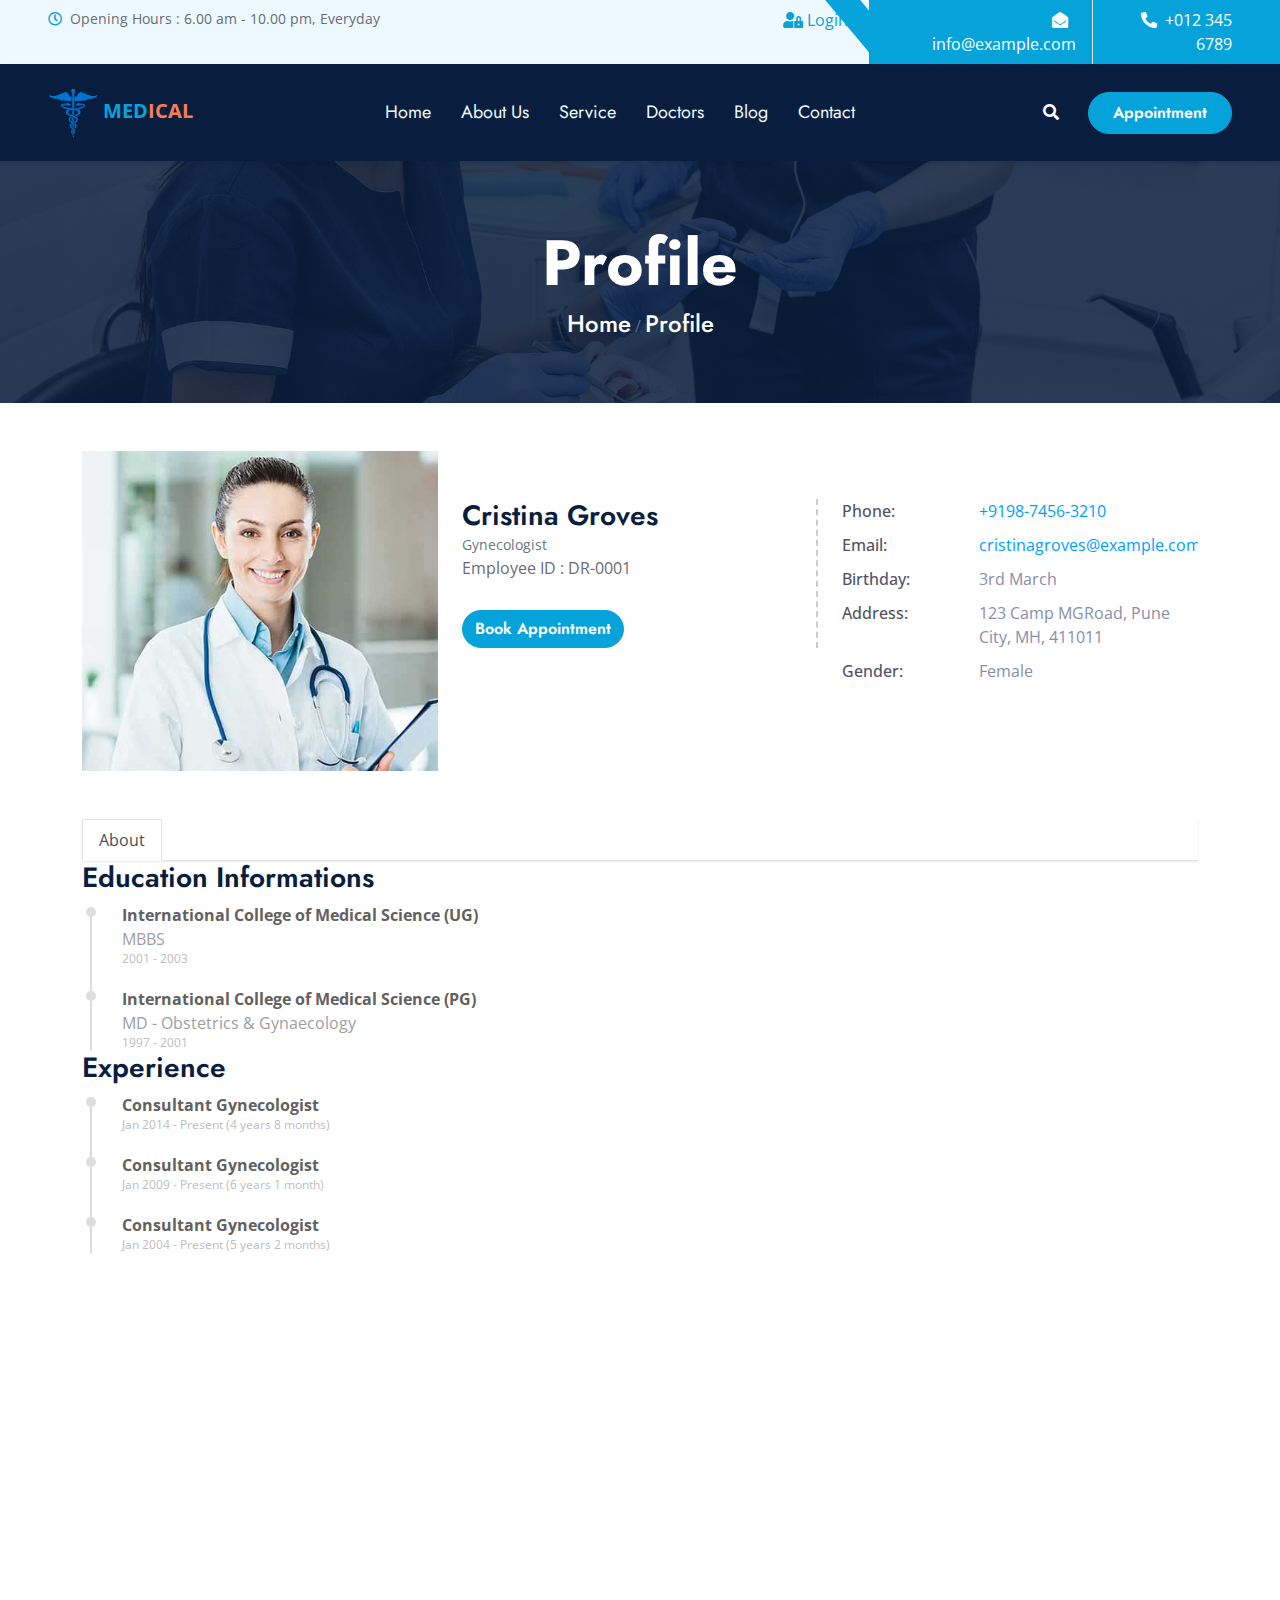
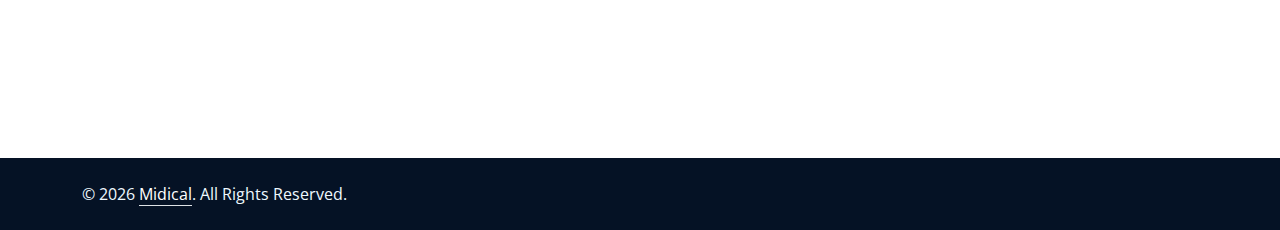
<file: profile.html>
<!DOCTYPE html>
<html lang="en">
  <head>
    <meta charset="utf-8" />
    <title>Medical</title>
    <meta content="width=device-width, initial-scale=1.0" name="viewport" />
    <meta content="Free HTML Templates" name="keywords" />
    <meta content="Free HTML Templates" name="description" />

    <!-- Favicon -->
    <link href="img/favicon.ico" rel="icon" />

    <!-- Google Web Fonts -->
    <link rel="preconnect" href="https://fonts.gstatic.com" />
    <link
      href="https://fonts.googleapis.com/css2?family=Jost:wght@500;600;700&family=Open+Sans:wght@400;600&display=swap"
      rel="stylesheet"
    />

    <!-- Icon Font Stylesheet -->
    <link
      href="https://cdnjs.cloudflare.com/ajax/libs/font-awesome/5.10.0/css/all.min.css"
      rel="stylesheet"
    />
    <link
      href="https://cdn.jsdelivr.net/npm/bootstrap-icons@1.4.1/font/bootstrap-icons.css"
      rel="stylesheet"
    />

    <!-- Libraries Stylesheet -->
    <link href="lib/owlcarousel/assets/owl.carousel.min.css" rel="stylesheet" />
    <link href="lib/animate/animate.min.css" rel="stylesheet" />
    <link
      href="lib/tempusdominus/css/tempusdominus-bootstrap-4.min.css"
      rel="stylesheet"
    />
    <link href="lib/twentytwenty/twentytwenty.css" rel="stylesheet" />

    <!-- Customized Bootstrap Stylesheet -->
    <link href="css/bootstrap.min.css" rel="stylesheet" />

    <!-- Template Stylesheet -->
    <link href="css/style.css" rel="stylesheet" />
  </head>

  <body>
    <!-- Spinner Start -->
    <div
      id="spinner"
      class="show bg-white position-fixed translate-middle w-100 vh-100 top-50 start-50 d-flex align-items-center justify-content-center"
    >
      <div class="spinner-grow text-primary m-1" role="status">
        <span class="sr-only">Loading...</span>
      </div>
      <div class="spinner-grow text-dark m-1" role="status">
        <span class="sr-only">Loading...</span>
      </div>
      <div class="spinner-grow text-secondary m-1" role="status">
        <span class="sr-only">Loading...</span>
      </div>
    </div>
    <!-- Spinner End -->
    <!-- Topbar Start -->
    <div class="container-fluid bg-light ps-5 pe-0 d-none d-lg-block">
      <div class="row gx-0">
        <div class="col-md-7 text-center text-lg-start mb-2 mb-lg-0">
          <div class="d-inline-flex align-items-center">
            <small class="py-2"
              ><i class="far fa-clock text-primary me-2"></i>Opening Hours :
              6.00 am - 10.00 pm, Everyday
            </small>
          </div>
        </div>
        <div class="col-md-1">
          <div class="nav-item dropdown">
            <a
              href="#"
              class="nav-link dropdown-toggle"
              data-bs-toggle="dropdown"
            >
              <i class="fas fa-user-lock"></i> Login</a
            >
            <div class="dropdown-menu m-0">
              <a href="login.html" class="dropdown-item">Reception </a>
              <a href="login.html" class="dropdown-item">Doctors </a>
              <a href="login.html" class="dropdown-item">Pathology </a>
              <a href="login.html" class="dropdown-item">Radiology </a>
              <a href="login.html" class="dropdown-item">Dietician </a>
              <a href="login.html" class="dropdown-item">Yoga </a>
              <a href="login.html" class="dropdown-item">SPA </a>
              <a href="login.html" class="dropdown-item">IPD Reception </a>
              <a href="login.html" class="dropdown-item">Billibg Department </a>
              <a href="login.html" class="dropdown-item">Super Admin </a>

              <a href="signup.html" class="dropdown-item">Logout</a>
            </div>
          </div>
        </div>
        <div class="col-md-4 text-center text-lg-end">
          <div
            class="position-relative d-inline-flex align-items-center bg-primary text-white top-shape px-5"
          >
            <div class="me-3 pe-3 border-end py-2">
              <a
                href="https://mail.google.com/mail/?view=cm&amp;fs=1&amp;tf=1&amp;to=info@example.com"
                class="m-0 text-white"
              >
                <i class="fa fa-envelope-open me-2"></i>info@example.com
              </a>
            </div>
            <div class="py-2">
              <a href="tel:123456789" class="m-0 text-white">
                <i class="fa fa-phone-alt me-2"></i>+012 345 6789
              </a>
            </div>
          </div>
        </div>
      </div>
    </div>
    <!-- Topbar End -->

    <!-- Navbar Start -->
    <nav
      class="navbar navbar-expand-lg bg-dark navbar-light shadow-sm px-md-5 py-md-3 py-lg-0 px-sm-5 py-sm-5"
    >
      <a href="index.html" class="navbar-brand p-0 fw-bold">
        <img src="./img/logo.png" alt="" srcset="" width="50px" height="50px" />
        <span class="text-primary"
          >MED<span style="color: #f57e57">ICAL</span>
        </span>
      </a>
      <div class="xs-d-block d-lg-none">
        <div class="nav-item dropdown">
          <a href="#" class="nav-link dropdown-toggle" data-bs-toggle="dropdown"
            >Login</a
          >
          <div class="dropdown-menu m-0">
            <a href="login.html" class="dropdown-item">Reception </a>
            <a href="login.html" class="dropdown-item">Doctors </a>
            <a href="login.html" class="dropdown-item">Pathology </a>
            <a href="login.html" class="dropdown-item">Radiology </a>
            <a href="login.html" class="dropdown-item">Dietician </a>
            <a href="login.html" class="dropdown-item">Yoga </a>
            <a href="login.html" class="dropdown-item">SPA </a>
            <a href="login.html" class="dropdown-item">IPD Reception </a>
            <a href="login.html" class="dropdown-item">Billibg Department </a>
            <a href="login.html" class="dropdown-item">Super Admin </a>

            <a href="signup.html" class="dropdown-item">Logout</a>
          </div>
        </div>
      </div>
      <button
        type="button"
        class="btn text-white xs-d-block d-lg-none text-end"
        data-bs-toggle="modal"
        data-bs-target="#searchModal"
      >
        <i class="fa fa-search"></i>
      </button>
      <button
        class="navbar-toggler bg-white"
        type="button"
        data-bs-toggle="collapse"
        data-bs-target="#navbarCollapse"
      >
        <span class="navbar-toggler-icon"></span>
      </button>
      <div class="collapse navbar-collapse text-center" id="navbarCollapse">
        <div class="navbar-nav mx-auto py-0">
          <a href="index.html" class="nav-item nav-link">Home</a>
          <a href="about.html" class="nav-item nav-link">About Us</a>
          <a href="service.html" class="nav-item nav-link">Service</a>
          <a href="service.html" class="nav-item nav-link">Doctors</a>
          <a href="blog.html" class="nav-item nav-link">Blog</a>
          <a href="contact.html" class="nav-item nav-link">Contact</a>
        </div>
        <button
          type="button"
          class="btn text-white d-none d-sm-block d-md-block"
          data-bs-toggle="modal"
          data-bs-target="#searchModal"
        >
          <i class="fa fa-search"></i>
        </button>
        <a href="appointment.html" class="btn btn-primary py-2 px-4 ms-3"
          >Appointment</a
        >
      </div>
    </nav>
    <!-- Navbar End -->
    <!-- Full Screen Search Start -->
    <div class="modal fade" id="searchModal" tabindex="-1">
      <div class="modal-dialog modal-fullscreen">
        <div class="modal-content" style="background: rgba(9, 30, 62, 0.7)">
          <div class="modal-header border-0">
            <button
              type="button"
              class="btn bg-white btn-close"
              data-bs-dismiss="modal"
              aria-label="Close"
            ></button>
          </div>
          <div
            class="modal-body d-flex align-items-center justify-content-center"
          >
            <div class="input-group" style="max-width: 600px">
              <input
                type="text"
                class="form-control bg-transparent border-primary p-3"
                placeholder="Type search keyword"
              />
              <button class="btn btn-primary px-4">
                <i class="bi bi-search"></i>
              </button>
            </div>
          </div>
        </div>
      </div>
    </div>
    <!-- Full Screen Search End -->

    <!-- Hero Start -->
    <div class="container-fluid bg-primary py-5 hero-header mb-5">
      <div class="row py-3">
        <div class="col-12 text-center">
          <h1 class="display-3 text-white animated zoomIn">Profile</h1>
          <a href="index.html" class="h4 text-white">Home</a>
          /
          <a href="profile.html" class="h4 text-white">Profile</a>
        </div>
      </div>
    </div>
    <!-- Hero End -->

    <!-- profile start -->
    <div class="container">
      <div class="page-wrapper">
        <div class="content">
          <div class="card-box profile-header mb-5">
            <div class="row">
              <div class="col-md-12">
                <div class="profile-view">
                  <div class="profile-basic">
                    <div class="row">
                      <div class="col-md-4 col-12">
                        <a href="#"
                          ><img
                            class="avatar img-fluid"
                            src="img/team-2.jpg"
                            alt=""
                        /></a>
                      </div>
                      <div class="col-md-4 col-12 mt-5">
                        <div class="profile-info-left">
                          <h3 class="user-name m-t-0 mb-0">Cristina Groves</h3>
                          <small class="text-muted">Gynecologist</small>
                          <div class="staff-id">Employee ID : DR-0001</div>
                          <div class="staff-msg">
                            <a href="appointment.html" class="btn btn-primary"
                              >Book Appointment</a
                            >
                          </div>
                        </div>
                      </div>
                      <div class="col-md-4 col-12 mt-5">
                        <ul class="personal-info">
                          <li>
                            <span class="title">Phone:</span>
                            <span class="text"
                              ><a href="#">+9198-7456-3210</a></span
                            >
                          </li>
                          <li>
                            <span class="title">Email:</span>
                            <span class="text"
                              ><a href="#">cristinagroves@example.com</a></span
                            >
                          </li>
                          <li>
                            <span class="title">Birthday:</span>
                            <span class="text">3rd March</span>
                          </li>
                          <li>
                            <span class="title">Address:</span>
                            <span class="text"
                              >123 Camp MGRoad, Pune City, MH, 411011</span
                            >
                          </li>
                          <li>
                            <span class="title">Gender:</span>
                            <span class="text">Female</span>
                          </li>
                        </ul>
                      </div>
                    </div>
                  </div>
                </div>
              </div>
            </div>
          </div>
          <div class="profile-tabs">
            <ul class="nav nav-tabs nav-tabs-bottom">
              <li class="nav-item">
                <a class="nav-link active" href="#about-cont" data-toggle="tab"
                  >About</a
                >
              </li>
            </ul>

            <div class="tab-content">
              <div class="tab-pane show active" id="about-cont">
                <div class="row">
                  <div class="col-md-12">
                    <div class="card-box">
                      <h3 class="card-title">Education Informations</h3>
                      <div class="experience-box">
                        <ul class="experience-list">
                          <li>
                            <div class="experience-user">
                              <div class="before-circle"></div>
                            </div>
                            <div class="experience-content">
                              <div class="timeline-content">
                                <a href="#/" class="name"
                                  >International College of Medical Science
                                  (UG)</a
                                >
                                <div>MBBS</div>
                                <span class="time">2001 - 2003</span>
                              </div>
                            </div>
                          </li>
                          <li>
                            <div class="experience-user">
                              <div class="before-circle"></div>
                            </div>
                            <div class="experience-content">
                              <div class="timeline-content">
                                <a href="#/" class="name"
                                  >International College of Medical Science
                                  (PG)</a
                                >
                                <div>MD - Obstetrics & Gynaecology</div>
                                <span class="time">1997 - 2001</span>
                              </div>
                            </div>
                          </li>
                        </ul>
                      </div>
                    </div>
                    <div class="card-box mb-0">
                      <h3 class="card-title">Experience</h3>
                      <div class="experience-box">
                        <ul class="experience-list">
                          <li>
                            <div class="experience-user">
                              <div class="before-circle"></div>
                            </div>
                            <div class="experience-content">
                              <div class="timeline-content">
                                <a href="#/" class="name"
                                  >Consultant Gynecologist</a
                                >
                                <span class="time"
                                  >Jan 2014 - Present (4 years 8 months)</span
                                >
                              </div>
                            </div>
                          </li>
                          <li>
                            <div class="experience-user">
                              <div class="before-circle"></div>
                            </div>
                            <div class="experience-content">
                              <div class="timeline-content">
                                <a href="#/" class="name"
                                  >Consultant Gynecologist</a
                                >
                                <span class="time"
                                  >Jan 2009 - Present (6 years 1 month)</span
                                >
                              </div>
                            </div>
                          </li>
                          <li>
                            <div class="experience-user">
                              <div class="before-circle"></div>
                            </div>
                            <div class="experience-content">
                              <div class="timeline-content">
                                <a href="#/" class="name"
                                  >Consultant Gynecologist</a
                                >
                                <span class="time"
                                  >Jan 2004 - Present (5 years 2 months)</span
                                >
                              </div>
                            </div>
                          </li>
                        </ul>
                      </div>
                    </div>
                  </div>
                </div>
              </div>
            </div>
          </div>
        </div>
      </div>
    </div>
    <!-- profile end -->

    <!-- Newsletter Start -->
    <div
      class="container-fluid position-relative pt-5 wow fadeInUp"
      data-wow-delay="0.1s"
      style="z-index: 1"
    >
      <div class="container">
        <div class="bg-primary p-5">
          <form class="mx-auto" style="max-width: 600px">
            <div class="input-group">
              <input
                type="text"
                class="form-control border-white p-3"
                placeholder="Your Email"
              />
              <button class="btn btn-dark px-4">Sign Up</button>
            </div>
          </form>
        </div>
      </div>
    </div>
    <!-- Newsletter End -->
    <!-- Footer Start -->
    <div
      class="container-fluid bg-dark text-light py-5 wow fadeInUp"
      data-wow-delay="0.3s"
      style="margin-top: -75px"
    >
      <div class="container pt-5">
        <div class="row g-5 pt-4">
          <div class="col-lg-3 col-md-6">
            <img
              src="./img/logo.png"
              alt="footer-logo"
              width="100px"
              height="100px"
            />
            <p>
              Lorem ipsum dolor sit amet consectetur adipisicing elit.
              Asperiores, obcaecati?
            </p>
          </div>
          <div class="col-lg-3 col-md-6">
            <h3 class="text-white mb-4">Popular Links</h3>
            <div class="d-flex flex-column justify-content-start">
              <a class="text-light mb-2" href="index.html"
                ><i class="bi bi-arrow-right text-primary me-2"></i>Home</a
              >
              <a class="text-light mb-2" href="about.html"
                ><i class="bi bi-arrow-right text-primary me-2"></i>About Us</a
              >
              <a class="text-light mb-2" href="service.html"
                ><i class="bi bi-arrow-right text-primary me-2"></i>Our
                Services</a
              >
              <a class="text-light mb-2" href="blog.html"
                ><i class="bi bi-arrow-right text-primary me-2"></i>Latest
                Blog</a
              >
              <a class="text-light" href="contact.html"
                ><i class="bi bi-arrow-right text-primary me-2"></i>Contact
                Us</a
              >
            </div>
          </div>
          <div class="col-lg-3 col-md-6">
            <h3 class="text-white mb-4">Get In Touch</h3>
            <p class="mb-2">
              <i class="bi bi-geo-alt text-primary me-2"></i>123 Street, Pune
              MH, India
            </p>
            <p class="mb-2">
              <i class="bi bi-envelope-open text-primary me-2"></i
              >info@example.com
            </p>
            <p class="mb-0">
              <i class="bi bi-telephone text-primary me-2"></i>+012 345 67890
            </p>
          </div>
          <div class="col-lg-3 col-md-6">
            <h3 class="text-white mb-4">Follow Us</h3>
            <div class="d-flex">
              <a
                class="btn btn-lg btn-primary btn-lg-square rounded me-2"
                href="#"
                ><i class="fab fa-twitter fw-normal"></i
              ></a>
              <a
                class="btn btn-lg btn-primary btn-lg-square rounded me-2"
                href="#"
                ><i class="fab fa-facebook-f fw-normal"></i
              ></a>
              <a
                class="btn btn-lg btn-primary btn-lg-square rounded me-2"
                href="#"
                ><i class="fab fa-linkedin-in fw-normal"></i
              ></a>
              <a class="btn btn-lg btn-primary btn-lg-square rounded" href="#"
                ><i class="fab fa-instagram fw-normal"></i
              ></a>
            </div>
          </div>
        </div>
      </div>
    </div>
    <div class="container-fluid text-light py-4" style="background: #051225">
      <div class="container">
        <div class="row g-0">
          <div class="col-md-6 text-center text-md-start">
            <p class="mb-md-0">
              &copy;
              <script>
                document.write(new Date().getFullYear());
              </script>
              <a class="text-white border-bottom" href="#">Midical</a>. All
              Rights Reserved.
            </p>
          </div>
        </div>
      </div>
    </div>
    <!-- Footer End -->
    <!-- Back to Top -->
    <a href="#" class="btn btn-lg btn-primary btn-lg-square rounded back-to-top"
      ><i class="bi bi-arrow-up"></i
    ></a>

    <!-- JavaScript Libraries -->
    <script src="https://code.jquery.com/jquery-3.4.1.min.js"></script>
    <script src="https://cdn.jsdelivr.net/npm/bootstrap@5.0.0/dist/js/bootstrap.bundle.min.js"></script>
    <script src="lib/wow/wow.min.js"></script>
    <script src="lib/easing/easing.min.js"></script>
    <script src="lib/waypoints/waypoints.min.js"></script>
    <script src="lib/owlcarousel/owl.carousel.min.js"></script>
    <script src="lib/tempusdominus/js/moment.min.js"></script>
    <script src="lib/tempusdominus/js/moment-timezone.min.js"></script>
    <script src="lib/tempusdominus/js/tempusdominus-bootstrap-4.min.js"></script>
    <script src="lib/twentytwenty/jquery.event.move.js"></script>
    <script src="lib/twentytwenty/jquery.twentytwenty.js"></script>

    <!-- Template Javascript -->
    <script src="js/main.js"></script>
  </body>
</html>
</file>
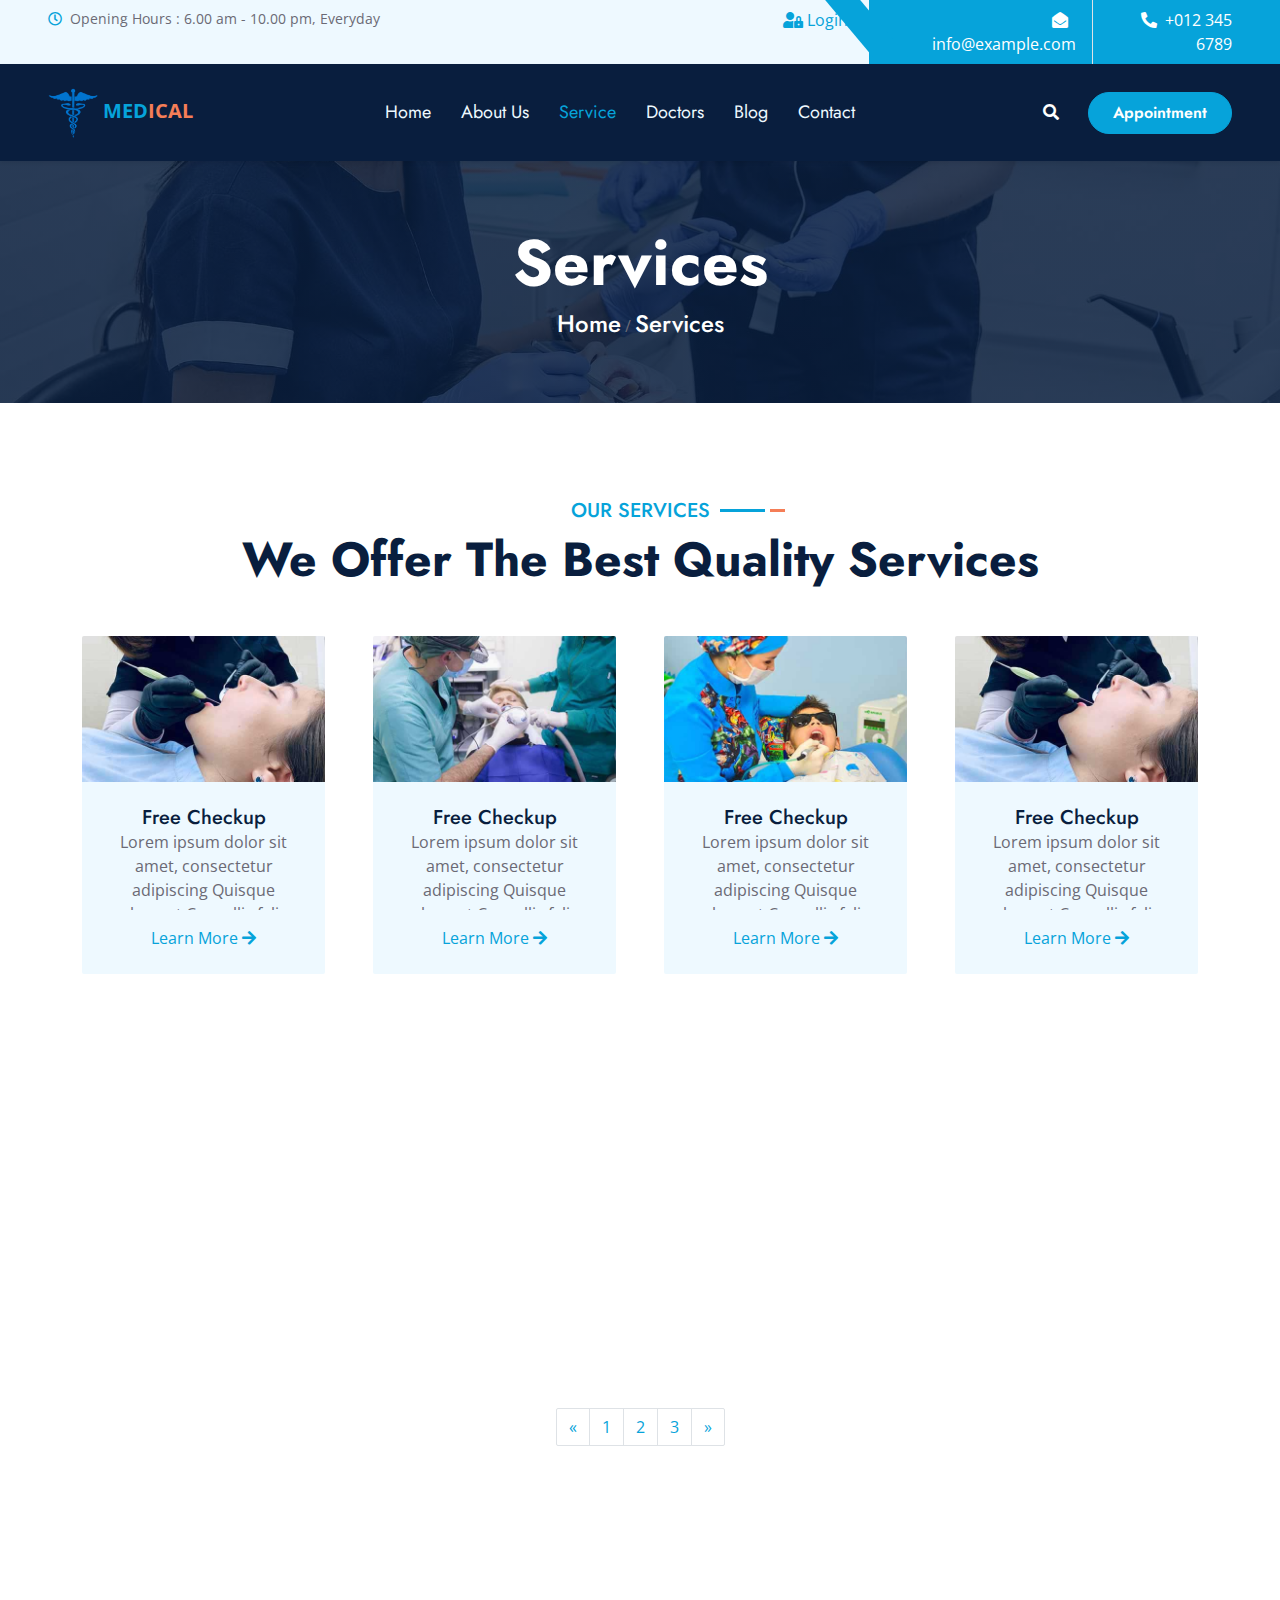
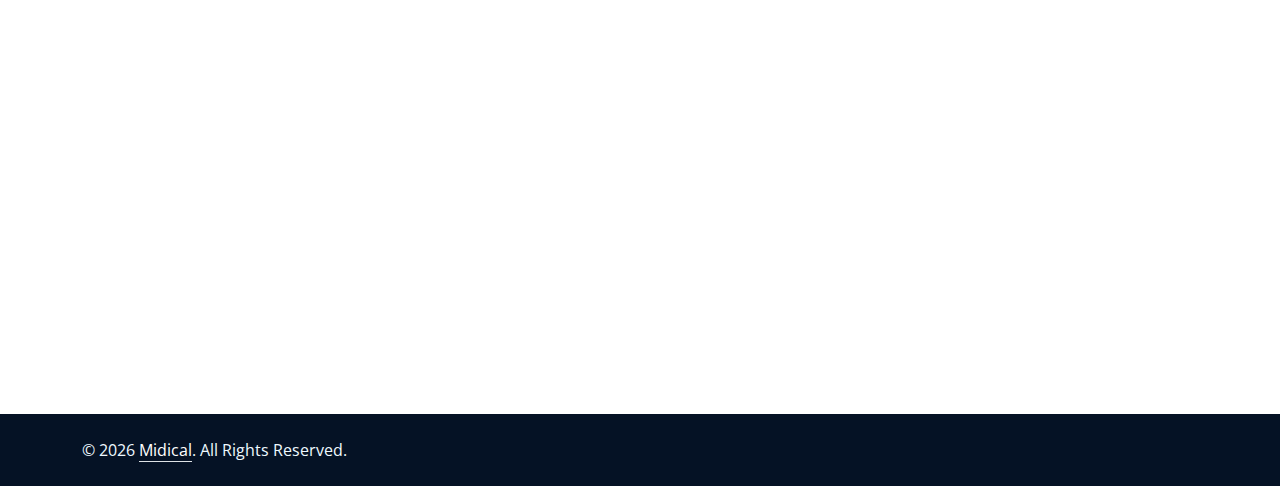
<file: service.html>
<!DOCTYPE html>
<html lang="en">
  <head>
    <meta charset="utf-8" />
    <title>Medical</title>
    <meta content="width=device-width, initial-scale=1.0" name="viewport" />
    <meta content="Free HTML Templates" name="keywords" />
    <meta content="Free HTML Templates" name="description" />

    <!-- Favicon -->
    <link href="img/favicon.ico" rel="icon" />

    <!-- Google Web Fonts -->
    <link rel="preconnect" href="https://fonts.gstatic.com" />
    <link
      href="https://fonts.googleapis.com/css2?family=Jost:wght@500;600;700&family=Open+Sans:wght@400;600&display=swap"
      rel="stylesheet"
    />

    <!-- Icon Font Stylesheet -->
    <link
      href="https://cdnjs.cloudflare.com/ajax/libs/font-awesome/5.10.0/css/all.min.css"
      rel="stylesheet"
    />
    <link
      href="https://cdn.jsdelivr.net/npm/bootstrap-icons@1.4.1/font/bootstrap-icons.css"
      rel="stylesheet"
    />

    <!-- Libraries Stylesheet -->
    <link href="lib/owlcarousel/assets/owl.carousel.min.css" rel="stylesheet" />
    <link href="lib/animate/animate.min.css" rel="stylesheet" />
    <link
      href="lib/tempusdominus/css/tempusdominus-bootstrap-4.min.css"
      rel="stylesheet"
    />
    <link href="lib/twentytwenty/twentytwenty.css" rel="stylesheet" />

    <!-- Customized Bootstrap Stylesheet -->
    <link href="css/bootstrap.min.css" rel="stylesheet" />

    <!-- Template Stylesheet -->
    <link href="css/style.css" rel="stylesheet" />
  </head>

  <body>
    <!-- Spinner Start -->
    <div
      id="spinner"
      class="show bg-white position-fixed translate-middle w-100 vh-100 top-50 start-50 d-flex align-items-center justify-content-center"
    >
      <div class="spinner-grow text-primary m-1" role="status">
        <span class="sr-only">Loading...</span>
      </div>
      <div class="spinner-grow text-dark m-1" role="status">
        <span class="sr-only">Loading...</span>
      </div>
      <div class="spinner-grow text-secondary m-1" role="status">
        <span class="sr-only">Loading...</span>
      </div>
    </div>
    <!-- Spinner End -->
    <!-- Topbar Start -->
    <div class="container-fluid bg-light ps-5 pe-0 d-none d-lg-block">
      <div class="row gx-0">
        <div class="col-md-7 text-center text-lg-start mb-2 mb-lg-0">
          <div class="d-inline-flex align-items-center">
            <small class="py-2"
              ><i class="far fa-clock text-primary me-2"></i>Opening Hours :
              6.00 am - 10.00 pm, Everyday
            </small>
          </div>
        </div>
        <div class="col-md-1">
          <div class="nav-item dropdown">
            <a
              href="#"
              class="nav-link dropdown-toggle"
              data-bs-toggle="dropdown"
            >
              <i class="fas fa-user-lock"></i> Login</a
            >
            <div class="dropdown-menu m-0">
              <a href="login.html" class="dropdown-item">Reception </a>
              <a href="login.html" class="dropdown-item">Doctors </a>
              <a href="login.html" class="dropdown-item">Pathology </a>
              <a href="login.html" class="dropdown-item">Radiology </a>
              <a href="login.html" class="dropdown-item">Dietician </a>
              <a href="login.html" class="dropdown-item">Yoga </a>
              <a href="login.html" class="dropdown-item">SPA </a>
              <a href="login.html" class="dropdown-item">IPD Reception </a>
              <a href="login.html" class="dropdown-item">Billibg Department </a>
              <a href="login.html" class="dropdown-item">Super Admin </a>

              <a href="signup.html" class="dropdown-item">Logout</a>
            </div>
          </div>
        </div>
        <div class="col-md-4 text-center text-lg-end">
          <div
            class="position-relative d-inline-flex align-items-center bg-primary text-white top-shape px-5"
          >
            <div class="me-3 pe-3 border-end py-2">
              <a
                href="https://mail.google.com/mail/?view=cm&amp;fs=1&amp;tf=1&amp;to=info@example.com"
                class="m-0 text-white"
              >
                <i class="fa fa-envelope-open me-2"></i>info@example.com
              </a>
            </div>
            <div class="py-2">
              <a href="tel:123456789" class="m-0 text-white">
                <i class="fa fa-phone-alt me-2"></i>+012 345 6789
              </a>
            </div>
          </div>
        </div>
      </div>
    </div>
    <!-- Topbar End -->

    <!-- Navbar Start -->
    <nav
      class="navbar navbar-expand-lg bg-dark navbar-light shadow-sm px-md-5 py-md-3 py-lg-0 px-sm-5 py-sm-5"
    >
      <a href="index.html" class="navbar-brand p-0 fw-bold">
        <img src="./img/logo.png" alt="" srcset="" width="50px" height="50px" />
        <span class="text-primary"
          >MED<span style="color: #f57e57">ICAL</span>
        </span>
      </a>
      <div class="xs-d-block d-lg-none">
        <div class="nav-item dropdown">
          <a href="#" class="nav-link dropdown-toggle" data-bs-toggle="dropdown"
            >Login</a
          >
          <div class="dropdown-menu m-0">
            <a href="login.html" class="dropdown-item">Reception </a>
            <a href="login.html" class="dropdown-item">Doctors </a>
            <a href="login.html" class="dropdown-item">Pathology </a>
            <a href="login.html" class="dropdown-item">Radiology </a>
            <a href="login.html" class="dropdown-item">Dietician </a>
            <a href="login.html" class="dropdown-item">Yoga </a>
            <a href="login.html" class="dropdown-item">SPA </a>
            <a href="login.html" class="dropdown-item">IPD Reception </a>
            <a href="login.html" class="dropdown-item">Billibg Department </a>
            <a href="login.html" class="dropdown-item">Super Admin </a>

            <a href="signup.html" class="dropdown-item">Logout</a>
          </div>
        </div>
      </div>
      <button
        type="button"
        class="btn text-white xs-d-block d-lg-none text-end"
        data-bs-toggle="modal"
        data-bs-target="#searchModal"
      >
        <i class="fa fa-search"></i>
      </button>
      <button
        class="navbar-toggler bg-white"
        type="button"
        data-bs-toggle="collapse"
        data-bs-target="#navbarCollapse"
      >
        <span class="navbar-toggler-icon"></span>
      </button>
      <div class="collapse navbar-collapse text-center" id="navbarCollapse">
        <div class="navbar-nav mx-auto py-0">
          <a href="index.html" class="nav-item nav-link">Home</a>
          <a href="about.html" class="nav-item nav-link">About Us</a>
          <a href="service.html" class="nav-item nav-link active">Service</a>
          <a href="service.html" class="nav-item nav-link">Doctors</a>
          <a href="blog.html" class="nav-item nav-link">Blog</a>
          <a href="contact.html" class="nav-item nav-link">Contact</a>
        </div>
        <button
          type="button"
          class="btn text-white d-none d-sm-block d-md-block"
          data-bs-toggle="modal"
          data-bs-target="#searchModal"
        >
          <i class="fa fa-search"></i>
        </button>
        <a href="appointment.html" class="btn btn-primary py-2 px-4 ms-3"
          >Appointment</a
        >
      </div>
    </nav>
    <!-- Navbar End -->
    <!-- Full Screen Search Start -->
    <div class="modal fade" id="searchModal" tabindex="-1">
      <div class="modal-dialog modal-fullscreen">
        <div class="modal-content" style="background: rgba(9, 30, 62, 0.7)">
          <div class="modal-header border-0">
            <button
              type="button"
              class="btn bg-white btn-close"
              data-bs-dismiss="modal"
              aria-label="Close"
            ></button>
          </div>
          <div
            class="modal-body d-flex align-items-center justify-content-center"
          >
            <div class="input-group" style="max-width: 600px">
              <input
                type="text"
                class="form-control bg-transparent border-primary p-3"
                placeholder="Type search keyword"
              />
              <button class="btn btn-primary px-4">
                <i class="bi bi-search"></i>
              </button>
            </div>
          </div>
        </div>
      </div>
    </div>
    <!-- Full Screen Search End -->

    <!-- Hero Start -->
    <div class="container-fluid bg-primary py-5 hero-header mb-5">
      <div class="row py-3">
        <div class="col-12 text-center">
          <h1 class="display-3 text-white animated zoomIn">Services</h1>
          <a href="index.html" class="h4 text-white">Home</a>
          /
          <a href="service.html" class="h4 text-white">Services</a>
        </div>
      </div>
    </div>
    <!-- Hero End -->

    <!-- Service Start -->
    <div class="container-fluid py-5 wow fadeInUp" data-wow-delay="0.1s">
      <div class="container">
        <div class="row g-5 mb-5">
          <div class="col-lg-12">
            <div class="section-title mb-5 text-center">
              <h5
                class="position-relative d-inline-block text-primary text-uppercase"
              >
                Our Services
              </h5>
              <h1 class="display-5 mb-0">We Offer The Best Quality Services</h1>
            </div>
            <div class="row g-5">
              <div
                class="col-md-3 col-6 service-item wow zoomIn"
                data-wow-delay="0.6s"
              >
                <div class="rounded-top overflow-hidden">
                  <img
                    class="img-fluid"
                    src="img/service-1.jpg"
                    alt="service-img"
                    width="100%"
                    height="200px"
                  />
                </div>
                <div
                  class="position-relative bg-light rounded-bottom text-center p-4"
                >
                  <h5 class="m-0">Free Checkup</h5>

                  <p class="services-single-para d-none d-lg-block">
                    Lorem ipsum dolor sit amet, consectetur adipiscing Quisque
                    placerat Convallis felis vitae tortor augue. Velit nascetur
                    massa in.
                  </p>
                  <a href="services-details.html"
                    >Learn More <i class="fas fa-arrow-right"></i
                  ></a>
                </div>
              </div>
              <div
                class="col-md-3 col-6 service-item wow zoomIn"
                data-wow-delay="0.6s"
              >
                <div class="rounded-top overflow-hidden">
                  <img
                    class="img-fluid"
                    src="img/service-2.jpg"
                    alt="service-img"
                    width="100%"
                    height="200px"
                  />
                </div>
                <div
                  class="position-relative bg-light rounded-bottom text-center p-4"
                >
                  <h5 class="m-0">Free Checkup</h5>

                  <p class="services-single-para d-none d-lg-block">
                    Lorem ipsum dolor sit amet, consectetur adipiscing Quisque
                    placerat Convallis felis vitae tortor augue. Velit nascetur
                    massa in.
                  </p>
                  <a href="services-details.html"
                    >Learn More <i class="fas fa-arrow-right"></i
                  ></a>
                </div>
              </div>
              <div
                class="col-md-3 col-6 service-item wow zoomIn"
                data-wow-delay="0.6s"
              >
                <div class="rounded-top overflow-hidden">
                  <img
                    class="img-fluid"
                    src="img/service-3.jpg"
                    alt="service-img"
                    width="100%"
                    height="200px"
                  />
                </div>
                <div
                  class="position-relative bg-light rounded-bottom text-center p-4"
                >
                  <h5 class="m-0">Free Checkup</h5>

                  <p class="services-single-para d-none d-lg-block">
                    Lorem ipsum dolor sit amet, consectetur adipiscing Quisque
                    placerat Convallis felis vitae tortor augue. Velit nascetur
                    massa in.
                  </p>
                  <a href="services-details.html"
                    >Learn More <i class="fas fa-arrow-right"></i
                  ></a>
                </div>
              </div>
              <div
                class="col-md-3 col-6 service-item wow zoomIn"
                data-wow-delay="0.6s"
              >
                <div class="rounded-top overflow-hidden">
                  <img
                    class="img-fluid"
                    src="img/service-1.jpg"
                    alt="service-img"
                    width="100%"
                    height="200px"
                  />
                </div>
                <div
                  class="position-relative bg-light rounded-bottom text-center p-4"
                >
                  <h5 class="m-0">Free Checkup</h5>

                  <p class="services-single-para d-none d-lg-block">
                    Lorem ipsum dolor sit amet, consectetur adipiscing Quisque
                    placerat Convallis felis vitae tortor augue. Velit nascetur
                    massa in.
                  </p>
                  <a href="services-details.html"
                    >Learn More <i class="fas fa-arrow-right"></i
                  ></a>
                </div>
              </div>
              <div
                class="col-md-3 col-6 service-item wow zoomIn"
                data-wow-delay="0.6s"
              >
                <div class="rounded-top overflow-hidden">
                  <img
                    class="img-fluid"
                    src="img/service-2.jpg"
                    alt="service-img"
                    width="100%"
                    height="200px"
                  />
                </div>
                <div
                  class="position-relative bg-light rounded-bottom text-center p-4"
                >
                  <h5 class="m-0">Free Checkup</h5>

                  <p class="services-single-para d-none d-lg-block">
                    Lorem ipsum dolor sit amet, consectetur adipiscing Quisque
                    placerat Convallis felis vitae tortor augue. Velit nascetur
                    massa in.
                  </p>
                  <a href="services-details.html"
                    >Learn More <i class="fas fa-arrow-right"></i
                  ></a>
                </div>
              </div>
              <div
                class="col-md-3 col-6 service-item wow zoomIn"
                data-wow-delay="0.6s"
              >
                <div class="rounded-top overflow-hidden">
                  <img
                    class="img-fluid"
                    src="img/service-3.jpg"
                    alt="service-img"
                    width="100%"
                    height="200px"
                  />
                </div>
                <div
                  class="position-relative bg-light rounded-bottom text-center p-4"
                >
                  <h5 class="m-0">Free Checkup</h5>

                  <p class="services-single-para d-none d-lg-block">
                    Lorem ipsum dolor sit amet, consectetur adipiscing Quisque
                    placerat Convallis felis vitae tortor augue. Velit nascetur
                    massa in.
                  </p>
                  <a href="services-details.html"
                    >Learn More <i class="fas fa-arrow-right"></i
                  ></a>
                </div>
              </div>
              <div
                class="col-md-3 col-6 service-item wow zoomIn"
                data-wow-delay="0.6s"
              >
                <div class="rounded-top overflow-hidden">
                  <img
                    class="img-fluid"
                    src="img/service-1.jpg"
                    alt="service-img"
                    width="100%"
                    height="200px"
                  />
                </div>
                <div
                  class="position-relative bg-light rounded-bottom text-center p-4"
                >
                  <h5 class="m-0">Free Checkup</h5>

                  <p class="services-single-para d-none d-lg-block">
                    Lorem ipsum dolor sit amet, consectetur adipiscing Quisque
                    placerat Convallis felis vitae tortor augue. Velit nascetur
                    massa in.
                  </p>
                  <a href="services-details.html"
                    >Learn More <i class="fas fa-arrow-right"></i
                  ></a>
                </div>
              </div>
              <div
                class="col-md-3 col-6 service-item wow zoomIn"
                data-wow-delay="0.6s"
              >
                <div class="rounded-top overflow-hidden">
                  <img
                    class="img-fluid"
                    src="img/service-2.jpg"
                    alt="service-img"
                    width="100%"
                    height="200px"
                  />
                </div>
                <div
                  class="position-relative bg-light rounded-bottom text-center p-4"
                >
                  <h5 class="m-0">Free Checkup</h5>

                  <p class="services-single-para d-none d-lg-block">
                    Lorem ipsum dolor sit amet, consectetur adipiscing Quisque
                    placerat Convallis felis vitae tortor augue. Velit nascetur
                    massa in.
                  </p>
                  <a href="services-details.html"
                    >Learn More <i class="fas fa-arrow-right"></i
                  ></a>
                </div>
              </div>
            </div>
          </div>
        </div>
        <div class="row">
          <div class="col-md-12 d-flex justify-content-center">
            <nav aria-label="Page navigation example ">
              <ul class="pagination">
                <li class="page-item">
                  <a class="page-link" href="#" aria-label="Previous">
                    <span aria-hidden="true">&laquo;</span>
                  </a>
                </li>
                <li class="page-item"><a class="page-link" href="#">1</a></li>
                <li class="page-item"><a class="page-link" href="#">2</a></li>
                <li class="page-item"><a class="page-link" href="#">3</a></li>
                <li class="page-item">
                  <a class="page-link" href="#" aria-label="Next">
                    <span aria-hidden="true">&raquo;</span>
                  </a>
                </li>
              </ul>
            </nav>
          </div>
        </div>
      </div>
    </div>
    <!-- Service End -->

    <!-- Newsletter Start -->
    <div
      class="container-fluid position-relative pt-5 wow fadeInUp"
      data-wow-delay="0.1s"
      style="z-index: 1"
    >
      <div class="container">
        <div class="bg-primary p-5">
          <form class="mx-auto" style="max-width: 600px">
            <div class="input-group">
              <input
                type="text"
                class="form-control border-white p-3"
                placeholder="Your Email"
              />
              <button class="btn btn-dark px-4">Sign Up</button>
            </div>
          </form>
        </div>
      </div>
    </div>
    <!-- Newsletter End -->
    <!-- Footer Start -->
    <div
      class="container-fluid bg-dark text-light py-5 wow fadeInUp"
      data-wow-delay="0.3s"
      style="margin-top: -75px"
    >
      <div class="container pt-5">
        <div class="row g-5 pt-4">
          <div class="col-lg-3 col-md-6">
            <img
              src="./img/logo.png"
              alt="footer-logo"
              width="100px"
              height="100px"
            />
            <p>
              Lorem ipsum dolor sit amet consectetur adipisicing elit.
              Asperiores, obcaecati?
            </p>
          </div>
          <div class="col-lg-3 col-md-6">
            <h3 class="text-white mb-4">Popular Links</h3>
            <div class="d-flex flex-column justify-content-start">
              <a class="text-light mb-2" href="index.html"
                ><i class="bi bi-arrow-right text-primary me-2"></i>Home</a
              >
              <a class="text-light mb-2" href="about.html"
                ><i class="bi bi-arrow-right text-primary me-2"></i>About Us</a
              >
              <a class="text-light mb-2" href="service.html"
                ><i class="bi bi-arrow-right text-primary me-2"></i>Our
                Services</a
              >
              <a class="text-light mb-2" href="blog.html"
                ><i class="bi bi-arrow-right text-primary me-2"></i>Latest
                Blog</a
              >
              <a class="text-light" href="contact.html"
                ><i class="bi bi-arrow-right text-primary me-2"></i>Contact
                Us</a
              >
            </div>
          </div>
          <div class="col-lg-3 col-md-6">
            <h3 class="text-white mb-4">Get In Touch</h3>
            <p class="mb-2">
              <i class="bi bi-geo-alt text-primary me-2"></i>123 Street, Pune
              MH, India
            </p>
            <p class="mb-2">
              <i class="bi bi-envelope-open text-primary me-2"></i
              >info@example.com
            </p>
            <p class="mb-0">
              <i class="bi bi-telephone text-primary me-2"></i>+012 345 67890
            </p>
          </div>
          <div class="col-lg-3 col-md-6">
            <h3 class="text-white mb-4">Follow Us</h3>
            <div class="d-flex">
              <a
                class="btn btn-lg btn-primary btn-lg-square rounded me-2"
                href="#"
                ><i class="fab fa-twitter fw-normal"></i
              ></a>
              <a
                class="btn btn-lg btn-primary btn-lg-square rounded me-2"
                href="#"
                ><i class="fab fa-facebook-f fw-normal"></i
              ></a>
              <a
                class="btn btn-lg btn-primary btn-lg-square rounded me-2"
                href="#"
                ><i class="fab fa-linkedin-in fw-normal"></i
              ></a>
              <a class="btn btn-lg btn-primary btn-lg-square rounded" href="#"
                ><i class="fab fa-instagram fw-normal"></i
              ></a>
            </div>
          </div>
        </div>
      </div>
    </div>
    <div class="container-fluid text-light py-4" style="background: #051225">
      <div class="container">
        <div class="row g-0">
          <div class="col-md-6 text-center text-md-start">
            <p class="mb-md-0">
              &copy;
              <script>
                document.write(new Date().getFullYear());
              </script>
              <a class="text-white border-bottom" href="#">Midical</a>. All
              Rights Reserved.
            </p>
          </div>
        </div>
      </div>
    </div>
    <!-- Footer End -->
    <!-- Back to Top -->
    <a href="#" class="btn btn-lg btn-primary btn-lg-square rounded back-to-top"
      ><i class="bi bi-arrow-up"></i
    ></a>

    <!-- JavaScript Libraries -->
    <script src="https://code.jquery.com/jquery-3.4.1.min.js"></script>
    <script src="https://cdn.jsdelivr.net/npm/bootstrap@5.0.0/dist/js/bootstrap.bundle.min.js"></script>
    <script src="lib/wow/wow.min.js"></script>
    <script src="lib/easing/easing.min.js"></script>
    <script src="lib/waypoints/waypoints.min.js"></script>
    <script src="lib/owlcarousel/owl.carousel.min.js"></script>
    <script src="lib/tempusdominus/js/moment.min.js"></script>
    <script src="lib/tempusdominus/js/moment-timezone.min.js"></script>
    <script src="lib/tempusdominus/js/tempusdominus-bootstrap-4.min.js"></script>
    <script src="lib/twentytwenty/jquery.event.move.js"></script>
    <script src="lib/twentytwenty/jquery.twentytwenty.js"></script>

    <!-- Template Javascript -->
    <script src="js/main.js"></script>
  </body>
</html>
</file>
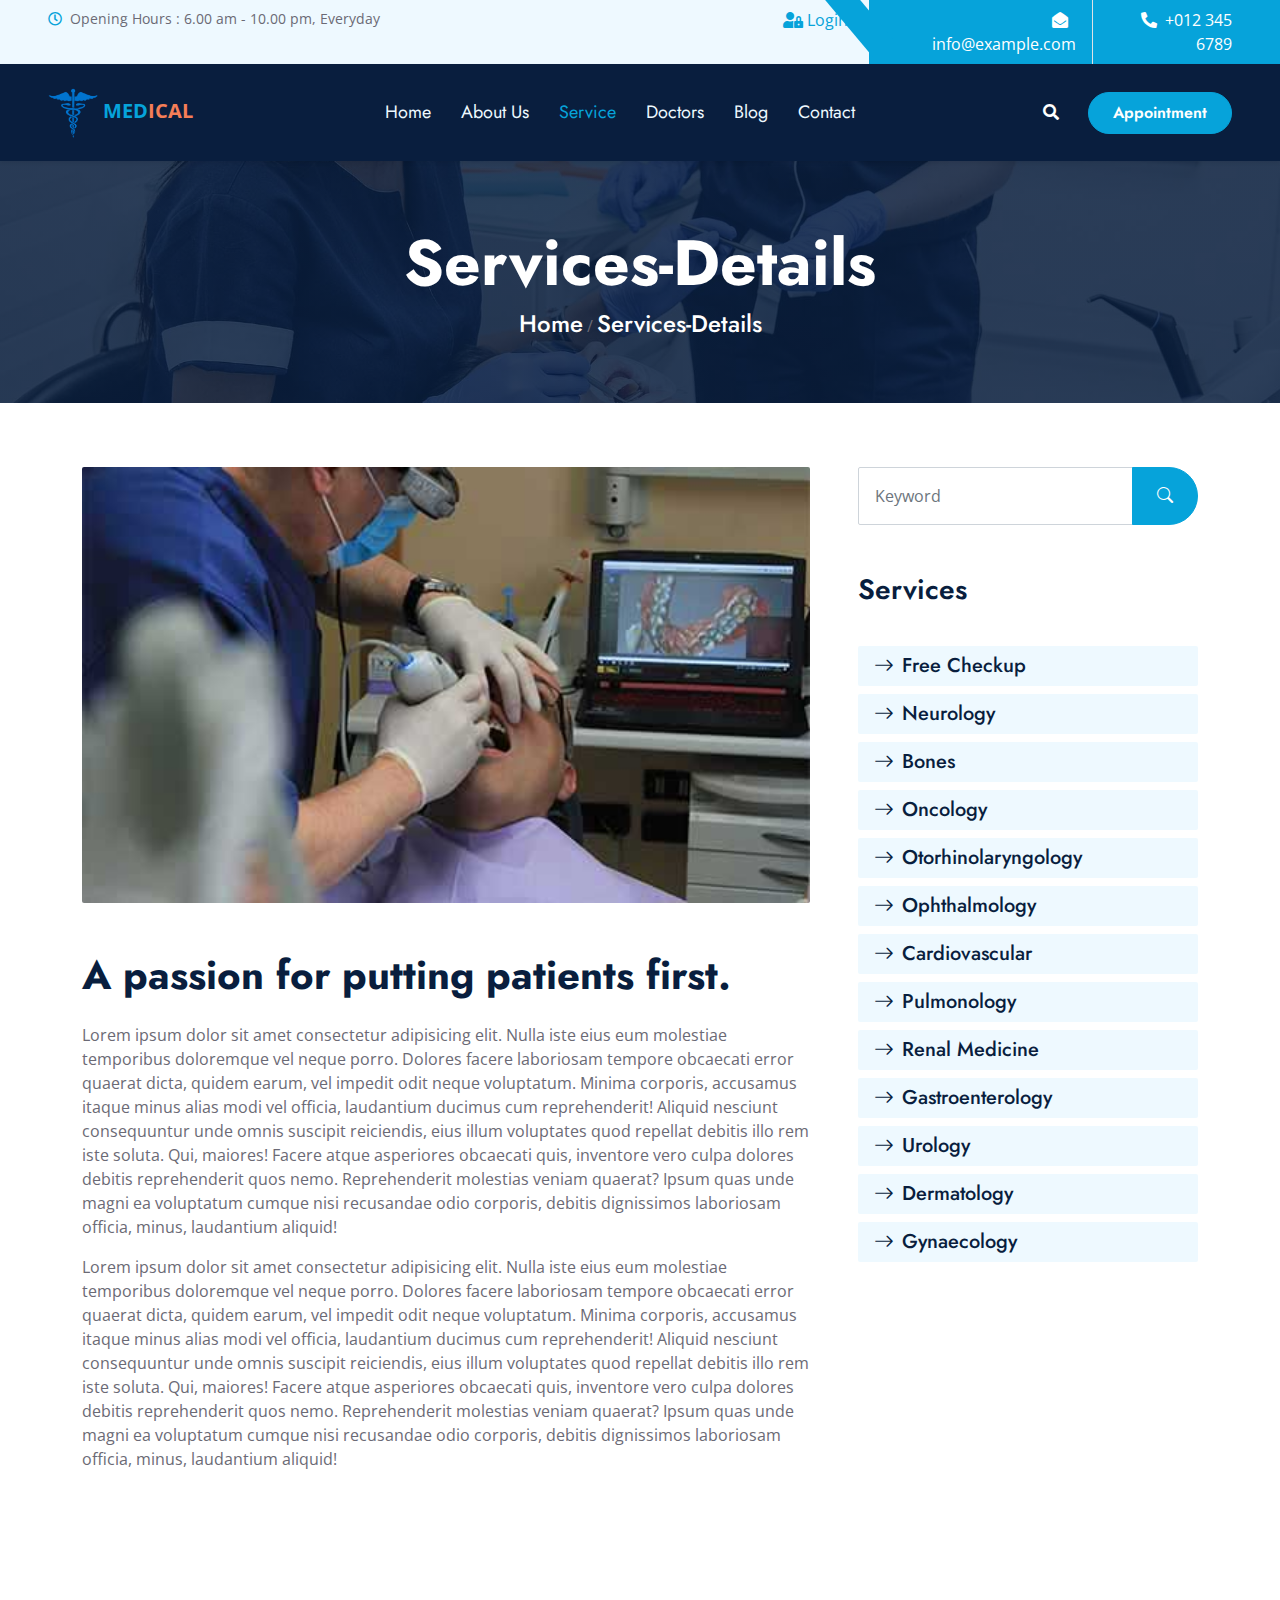
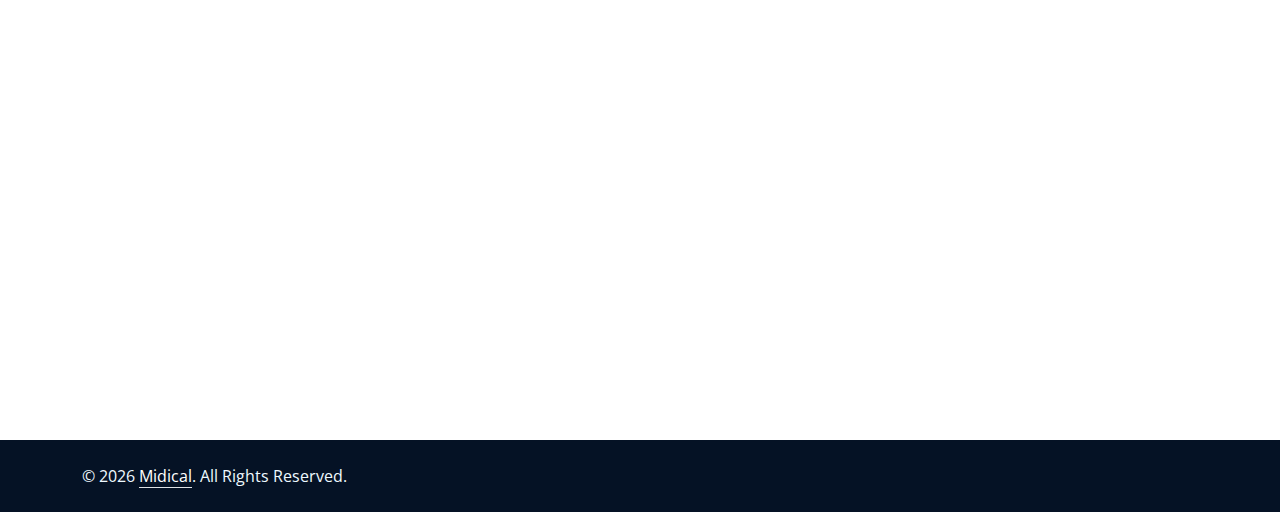
<file: services-details.html>
<!DOCTYPE html>
<html lang="en">
  <head>
    <meta charset="utf-8" />
    <title>Medical</title>
    <meta content="width=device-width, initial-scale=1.0" name="viewport" />
    <meta content="Free HTML Templates" name="keywords" />
    <meta content="Free HTML Templates" name="description" />

    <!-- Favicon -->
    <link href="img/favicon.ico" rel="icon" />

    <!-- Google Web Fonts -->
    <link rel="preconnect" href="https://fonts.gstatic.com" />
    <link
      href="https://fonts.googleapis.com/css2?family=Jost:wght@500;600;700&family=Open+Sans:wght@400;600&display=swap"
      rel="stylesheet"
    />

    <!-- Icon Font Stylesheet -->
    <link
      href="https://cdnjs.cloudflare.com/ajax/libs/font-awesome/5.10.0/css/all.min.css"
      rel="stylesheet"
    />
    <link
      href="https://cdn.jsdelivr.net/npm/bootstrap-icons@1.4.1/font/bootstrap-icons.css"
      rel="stylesheet"
    />

    <!-- Libraries Stylesheet -->
    <link href="lib/owlcarousel/assets/owl.carousel.min.css" rel="stylesheet" />
    <link href="lib/animate/animate.min.css" rel="stylesheet" />
    <link
      href="lib/tempusdominus/css/tempusdominus-bootstrap-4.min.css"
      rel="stylesheet"
    />
    <link href="lib/twentytwenty/twentytwenty.css" rel="stylesheet" />

    <!-- Customized Bootstrap Stylesheet -->
    <link href="css/bootstrap.min.css" rel="stylesheet" />

    <!-- Template Stylesheet -->
    <link href="css/style.css" rel="stylesheet" />
  </head>

  <body>
    <!-- Spinner Start -->
    <div
      id="spinner"
      class="show bg-white position-fixed translate-middle w-100 vh-100 top-50 start-50 d-flex align-items-center justify-content-center"
    >
      <div class="spinner-grow text-primary m-1" role="status">
        <span class="sr-only">Loading...</span>
      </div>
      <div class="spinner-grow text-dark m-1" role="status">
        <span class="sr-only">Loading...</span>
      </div>
      <div class="spinner-grow text-secondary m-1" role="status">
        <span class="sr-only">Loading...</span>
      </div>
    </div>
    <!-- Spinner End -->
    <!-- Topbar Start -->
    <div class="container-fluid bg-light ps-5 pe-0 d-none d-lg-block">
      <div class="row gx-0">
        <div class="col-md-7 text-center text-lg-start mb-2 mb-lg-0">
          <div class="d-inline-flex align-items-center">
            <small class="py-2"
              ><i class="far fa-clock text-primary me-2"></i>Opening Hours :
              6.00 am - 10.00 pm, Everyday
            </small>
          </div>
        </div>
        <div class="col-md-1">
          <div class="nav-item dropdown">
            <a
              href="#"
              class="nav-link dropdown-toggle"
              data-bs-toggle="dropdown"
            >
              <i class="fas fa-user-lock"></i> Login</a
            >
            <div class="dropdown-menu m-0">
              <a href="login.html" class="dropdown-item">Reception </a>
              <a href="login.html" class="dropdown-item">Doctors </a>
              <a href="login.html" class="dropdown-item">Pathology </a>
              <a href="login.html" class="dropdown-item">Radiology </a>
              <a href="login.html" class="dropdown-item">Dietician </a>
              <a href="login.html" class="dropdown-item">Yoga </a>
              <a href="login.html" class="dropdown-item">SPA </a>
              <a href="login.html" class="dropdown-item">IPD Reception </a>
              <a href="login.html" class="dropdown-item">Billibg Department </a>
              <a href="login.html" class="dropdown-item">Super Admin </a>

              <a href="signup.html" class="dropdown-item">Logout</a>
            </div>
          </div>
        </div>
        <div class="col-md-4 text-center text-lg-end">
          <div
            class="position-relative d-inline-flex align-items-center bg-primary text-white top-shape px-5"
          >
            <div class="me-3 pe-3 border-end py-2">
              <a
                href="https://mail.google.com/mail/?view=cm&amp;fs=1&amp;tf=1&amp;to=info@example.com"
                class="m-0 text-white"
              >
                <i class="fa fa-envelope-open me-2"></i>info@example.com
              </a>
            </div>
            <div class="py-2">
              <a href="tel:123456789" class="m-0 text-white">
                <i class="fa fa-phone-alt me-2"></i>+012 345 6789
              </a>
            </div>
          </div>
        </div>
      </div>
    </div>
    <!-- Topbar End -->

    <!-- Navbar Start -->
    <nav
      class="navbar navbar-expand-lg bg-dark navbar-light shadow-sm px-md-5 py-md-3 py-lg-0 px-sm-5 py-sm-5"
    >
      <a href="index.html" class="navbar-brand p-0 fw-bold">
        <img src="./img/logo.png" alt="" srcset="" width="50px" height="50px" />
        <span class="text-primary"
          >MED<span style="color: #f57e57">ICAL</span>
        </span>
      </a>
      <div class="xs-d-block d-lg-none">
        <div class="nav-item dropdown">
          <a href="#" class="nav-link dropdown-toggle" data-bs-toggle="dropdown"
            >Login</a
          >
          <div class="dropdown-menu m-0">
            <a href="login.html" class="dropdown-item">Reception </a>
            <a href="login.html" class="dropdown-item">Doctors </a>
            <a href="login.html" class="dropdown-item">Pathology </a>
            <a href="login.html" class="dropdown-item">Radiology </a>
            <a href="login.html" class="dropdown-item">Dietician </a>
            <a href="login.html" class="dropdown-item">Yoga </a>
            <a href="login.html" class="dropdown-item">SPA </a>
            <a href="login.html" class="dropdown-item">IPD Reception </a>
            <a href="login.html" class="dropdown-item">Billibg Department </a>
            <a href="login.html" class="dropdown-item">Super Admin </a>

            <a href="signup.html" class="dropdown-item">Logout</a>
          </div>
        </div>
      </div>
      <button
        type="button"
        class="btn text-white xs-d-block d-lg-none text-end"
        data-bs-toggle="modal"
        data-bs-target="#searchModal"
      >
        <i class="fa fa-search"></i>
      </button>
      <button
        class="navbar-toggler bg-white"
        type="button"
        data-bs-toggle="collapse"
        data-bs-target="#navbarCollapse"
      >
        <span class="navbar-toggler-icon"></span>
      </button>
      <div class="collapse navbar-collapse text-center" id="navbarCollapse">
        <div class="navbar-nav mx-auto py-0">
          <a href="index.html" class="nav-item nav-link">Home</a>
          <a href="about.html" class="nav-item nav-link">About Us</a>
          <a href="service.html" class="nav-item nav-link active">Service</a>
          <a href="service.html" class="nav-item nav-link">Doctors</a>
          <a href="blog.html" class="nav-item nav-link">Blog</a>
          <a href="contact.html" class="nav-item nav-link">Contact</a>
        </div>
        <button
          type="button"
          class="btn text-white d-none d-sm-block d-md-block"
          data-bs-toggle="modal"
          data-bs-target="#searchModal"
        >
          <i class="fa fa-search"></i>
        </button>
        <a href="appointment.html" class="btn btn-primary py-2 px-4 ms-3"
          >Appointment</a
        >
      </div>
    </nav>
    <!-- Navbar End -->
    <!-- Full Screen Search Start -->
    <div class="modal fade" id="searchModal" tabindex="-1">
      <div class="modal-dialog modal-fullscreen">
        <div class="modal-content" style="background: rgba(9, 30, 62, 0.7)">
          <div class="modal-header border-0">
            <button
              type="button"
              class="btn bg-white btn-close"
              data-bs-dismiss="modal"
              aria-label="Close"
            ></button>
          </div>
          <div
            class="modal-body d-flex align-items-center justify-content-center"
          >
            <div class="input-group" style="max-width: 600px">
              <input
                type="text"
                class="form-control bg-transparent border-primary p-3"
                placeholder="Type search keyword"
              />
              <button class="btn btn-primary px-4">
                <i class="bi bi-search"></i>
              </button>
            </div>
          </div>
        </div>
      </div>
    </div>
    <!-- Full Screen Search End -->

    <!-- Hero Start -->
    <div class="container-fluid bg-primary py-5 hero-header mb-5">
      <div class="row py-3">
        <div class="col-12 text-center">
          <h1 class="display-3 text-white animated zoomIn">Services-Details</h1>
          <a href="index.html" class="h4 text-white">Home</a>
          /
          <a href="services-details.html" class="h4 text-white"
            >Services-Details</a
          >
        </div>
      </div>
    </div>
    <!-- Hero End -->

    <!-- Blog Start -->
    <div class="container-fluid py-2 wow fadeInUp" data-wow-delay="0.1s">
      <div class="container py-2">
        <div class="row g-5">
          <div class="col-lg-8">
            <!-- Blog Detail Start -->
            <div class="mb-5">
              <img
                class="img-fluid w-100 rounded mb-5"
                src="img/price-2.jpg"
                alt=""
              />
              <h1 class="mb-4">A passion for putting patients first.</h1>
              <p>
                Lorem ipsum dolor sit amet consectetur adipisicing elit. Nulla
                iste eius eum molestiae temporibus doloremque vel neque porro.
                Dolores facere laboriosam tempore obcaecati error quaerat dicta,
                quidem earum, vel impedit odit neque voluptatum. Minima
                corporis, accusamus itaque minus alias modi vel officia,
                laudantium ducimus cum reprehenderit! Aliquid nesciunt
                consequuntur unde omnis suscipit reiciendis, eius illum
                voluptates quod repellat debitis illo rem iste soluta. Qui,
                maiores! Facere atque asperiores obcaecati quis, inventore vero
                culpa dolores debitis reprehenderit quos nemo. Reprehenderit
                molestias veniam quaerat? Ipsum quas unde magni ea voluptatum
                cumque nisi recusandae odio corporis, debitis dignissimos
                laboriosam officia, minus, laudantium aliquid!
              </p>
              <p>
                Lorem ipsum dolor sit amet consectetur adipisicing elit. Nulla
                iste eius eum molestiae temporibus doloremque vel neque porro.
                Dolores facere laboriosam tempore obcaecati error quaerat dicta,
                quidem earum, vel impedit odit neque voluptatum. Minima
                corporis, accusamus itaque minus alias modi vel officia,
                laudantium ducimus cum reprehenderit! Aliquid nesciunt
                consequuntur unde omnis suscipit reiciendis, eius illum
                voluptates quod repellat debitis illo rem iste soluta. Qui,
                maiores! Facere atque asperiores obcaecati quis, inventore vero
                culpa dolores debitis reprehenderit quos nemo. Reprehenderit
                molestias veniam quaerat? Ipsum quas unde magni ea voluptatum
                cumque nisi recusandae odio corporis, debitis dignissimos
                laboriosam officia, minus, laudantium aliquid!
              </p>
            </div>
            <!-- Blog Detail End -->
          </div>

          <!-- Sidebar Start -->
          <div class="col-lg-4">
            <!-- Search Form Start -->
            <div class="mb-5 wow slideInUp" data-wow-delay="0.1s">
              <div class="input-group">
                <input
                  type="text"
                  class="form-control p-3"
                  placeholder="Keyword"
                />
                <button class="btn btn-primary px-4">
                  <i class="bi bi-search"></i>
                </button>
              </div>
            </div>
            <!-- Search Form End -->

            <!-- Category Start -->
            <div class="mb-5 wow slideInUp" data-wow-delay="0.1s">
              <div
                class="section-title section-title-sm position-relative pb-3 mb-4"
              >
                <h3 class="mb-0">Services</h3>
              </div>
              <div
                class="link-animated d-flex flex-column justify-content-start"
              >
                <a
                  class="h5 fw-semi-bold bg-light rounded py-2 px-3 mb-2"
                  href="service.html"
                  ><i class="bi bi-arrow-right me-2"></i>Free Checkup</a
                >
                <a
                  class="h5 fw-semi-bold bg-light rounded py-2 px-3 mb-2"
                  href="service.html"
                  ><i class="bi bi-arrow-right me-2"></i>Neurology</a
                >
                <a
                  class="h5 fw-semi-bold bg-light rounded py-2 px-3 mb-2"
                  href="service.html"
                  ><i class="bi bi-arrow-right me-2"></i>Bones</a
                >
                <a
                  class="h5 fw-semi-bold bg-light rounded py-2 px-3 mb-2"
                  href="service.html"
                  ><i class="bi bi-arrow-right me-2"></i>Oncology</a
                >
                <a
                  class="h5 fw-semi-bold bg-light rounded py-2 px-3 mb-2"
                  href="service.html"
                  ><i class="bi bi-arrow-right me-2"></i>Otorhinolaryngology</a
                >
                <a
                  class="h5 fw-semi-bold bg-light rounded py-2 px-3 mb-2"
                  href="service.html"
                  ><i class="bi bi-arrow-right me-2"></i>Ophthalmology</a
                >
                <a
                  class="h5 fw-semi-bold bg-light rounded py-2 px-3 mb-2"
                  href="service.html"
                  ><i class="bi bi-arrow-right me-2"></i>Cardiovascular</a
                >
                <a
                  class="h5 fw-semi-bold bg-light rounded py-2 px-3 mb-2"
                  href="service.html"
                  ><i class="bi bi-arrow-right me-2"></i>Pulmonology</a
                >
                <a
                  class="h5 fw-semi-bold bg-light rounded py-2 px-3 mb-2"
                  href="service.html"
                  ><i class="bi bi-arrow-right me-2"></i>Renal Medicine</a
                >
                <a
                  class="h5 fw-semi-bold bg-light rounded py-2 px-3 mb-2"
                  href="service.html"
                  ><i class="bi bi-arrow-right me-2"></i>Gastroenterology
                </a>
                <a
                  class="h5 fw-semi-bold bg-light rounded py-2 px-3 mb-2"
                  href="service.html"
                  ><i class="bi bi-arrow-right me-2"></i>Urology
                </a>
                <a
                  class="h5 fw-semi-bold bg-light rounded py-2 px-3 mb-2"
                  href="service.html"
                  ><i class="bi bi-arrow-right me-2"></i>Dermatology
                </a>
                <a
                  class="h5 fw-semi-bold bg-light rounded py-2 px-3 mb-2"
                  href="service.html"
                  ><i class="bi bi-arrow-right me-2"></i>Gynaecology
                </a>
              </div>
            </div>
            <!-- Category End -->
          </div>
          <!-- Sidebar End -->
        </div>
      </div>
    </div>
    <!-- Blog End -->

    <!-- Newsletter Start -->
    <div
      class="container-fluid position-relative pt-5 wow fadeInUp"
      data-wow-delay="0.1s"
      style="z-index: 1"
    >
      <div class="container">
        <div class="bg-primary p-5">
          <form class="mx-auto" style="max-width: 600px">
            <div class="input-group">
              <input
                type="text"
                class="form-control border-white p-3"
                placeholder="Your Email"
              />
              <button class="btn btn-dark px-4">Sign Up</button>
            </div>
          </form>
        </div>
      </div>
    </div>
    <!-- Newsletter End -->
    <!-- Footer Start -->
    <div
      class="container-fluid bg-dark text-light py-5 wow fadeInUp"
      data-wow-delay="0.3s"
      style="margin-top: -75px"
    >
      <div class="container pt-5">
        <div class="row g-5 pt-4">
          <div class="col-lg-3 col-md-6">
            <img
              src="./img/logo.png"
              alt="footer-logo"
              width="100px"
              height="100px"
            />
            <p>
              Lorem ipsum dolor sit amet consectetur adipisicing elit.
              Asperiores, obcaecati?
            </p>
          </div>
          <div class="col-lg-3 col-md-6">
            <h3 class="text-white mb-4">Popular Links</h3>
            <div class="d-flex flex-column justify-content-start">
              <a class="text-light mb-2" href="index.html"
                ><i class="bi bi-arrow-right text-primary me-2"></i>Home</a
              >
              <a class="text-light mb-2" href="about.html"
                ><i class="bi bi-arrow-right text-primary me-2"></i>About Us</a
              >
              <a class="text-light mb-2" href="service.html"
                ><i class="bi bi-arrow-right text-primary me-2"></i>Our
                Services</a
              >
              <a class="text-light mb-2" href="blog.html"
                ><i class="bi bi-arrow-right text-primary me-2"></i>Latest
                Blog</a
              >
              <a class="text-light" href="contact.html"
                ><i class="bi bi-arrow-right text-primary me-2"></i>Contact
                Us</a
              >
            </div>
          </div>
          <div class="col-lg-3 col-md-6">
            <h3 class="text-white mb-4">Get In Touch</h3>
            <p class="mb-2">
              <i class="bi bi-geo-alt text-primary me-2"></i>123 Street, Pune
              MH, India
            </p>
            <p class="mb-2">
              <i class="bi bi-envelope-open text-primary me-2"></i
              >info@example.com
            </p>
            <p class="mb-0">
              <i class="bi bi-telephone text-primary me-2"></i>+012 345 67890
            </p>
          </div>
          <div class="col-lg-3 col-md-6">
            <h3 class="text-white mb-4">Follow Us</h3>
            <div class="d-flex">
              <a
                class="btn btn-lg btn-primary btn-lg-square rounded me-2"
                href="#"
                ><i class="fab fa-twitter fw-normal"></i
              ></a>
              <a
                class="btn btn-lg btn-primary btn-lg-square rounded me-2"
                href="#"
                ><i class="fab fa-facebook-f fw-normal"></i
              ></a>
              <a
                class="btn btn-lg btn-primary btn-lg-square rounded me-2"
                href="#"
                ><i class="fab fa-linkedin-in fw-normal"></i
              ></a>
              <a class="btn btn-lg btn-primary btn-lg-square rounded" href="#"
                ><i class="fab fa-instagram fw-normal"></i
              ></a>
            </div>
          </div>
        </div>
      </div>
    </div>
    <div class="container-fluid text-light py-4" style="background: #051225">
      <div class="container">
        <div class="row g-0">
          <div class="col-md-6 text-center text-md-start">
            <p class="mb-md-0">
              &copy;
              <script>
                document.write(new Date().getFullYear());
              </script>
              <a class="text-white border-bottom" href="#">Midical</a>. All
              Rights Reserved.
            </p>
          </div>
        </div>
      </div>
    </div>
    <!-- Footer End -->
    <!-- Back to Top -->
    <a href="#" class="btn btn-lg btn-primary btn-lg-square rounded back-to-top"
      ><i class="bi bi-arrow-up"></i
    ></a>

    <!-- JavaScript Libraries -->
    <script src="https://code.jquery.com/jquery-3.4.1.min.js"></script>
    <script src="https://cdn.jsdelivr.net/npm/bootstrap@5.0.0/dist/js/bootstrap.bundle.min.js"></script>
    <script src="lib/wow/wow.min.js"></script>
    <script src="lib/easing/easing.min.js"></script>
    <script src="lib/waypoints/waypoints.min.js"></script>
    <script src="lib/owlcarousel/owl.carousel.min.js"></script>
    <script src="lib/tempusdominus/js/moment.min.js"></script>
    <script src="lib/tempusdominus/js/moment-timezone.min.js"></script>
    <script src="lib/tempusdominus/js/tempusdominus-bootstrap-4.min.js"></script>
    <script src="lib/twentytwenty/jquery.event.move.js"></script>
    <script src="lib/twentytwenty/jquery.twentytwenty.js"></script>

    <!-- Template Javascript -->
    <script src="js/main.js"></script>
  </body>
</html>
</file>
<file: lib/twentytwenty/twentytwenty.css>
.twentytwenty-horizontal .twentytwenty-handle:before, .twentytwenty-horizontal .twentytwenty-handle:after, .twentytwenty-vertical .twentytwenty-handle:before, .twentytwenty-vertical .twentytwenty-handle:after {
  content: " ";
  display: block;
  background: white;
  position: absolute;
  z-index: 30;
  -webkit-box-shadow: 0px 0px 12px rgba(51, 51, 51, 0.5);
  -moz-box-shadow: 0px 0px 12px rgba(51, 51, 51, 0.5);
  box-shadow: 0px 0px 12px rgba(51, 51, 51, 0.5); }

.twentytwenty-horizontal .twentytwenty-handle:before, .twentytwenty-horizontal .twentytwenty-handle:after {
  width: 3px;
  height: 9999px;
  left: 50%;
  margin-left: -1.5px; }

.twentytwenty-vertical .twentytwenty-handle:before, .twentytwenty-vertical .twentytwenty-handle:after {
  width: 9999px;
  height: 3px;
  top: 50%;
  margin-top: -1.5px; }

.twentytwenty-before-label, .twentytwenty-after-label, .twentytwenty-overlay {
  position: absolute;
  top: 0;
  width: 100%;
  height: 100%; }

.twentytwenty-before-label, .twentytwenty-after-label, .twentytwenty-overlay {
  -webkit-transition-duration: 0.5s;
  -moz-transition-duration: 0.5s;
  transition-duration: 0.5s; }

.twentytwenty-before-label, .twentytwenty-after-label {
  -webkit-transition-property: opacity;
  -moz-transition-property: opacity;
  transition-property: opacity; }

.twentytwenty-before-label:before, .twentytwenty-after-label:before {
  color: white;
  font-size: 13px;
  letter-spacing: 0.1em; }

.twentytwenty-before-label:before, .twentytwenty-after-label:before {
  position: absolute;
  background: rgba(255, 255, 255, 0.2);
  line-height: 38px;
  padding: 0 20px;
  -webkit-border-radius: 2px;
  -moz-border-radius: 2px;
  border-radius: 2px; }

.twentytwenty-horizontal .twentytwenty-before-label:before, .twentytwenty-horizontal .twentytwenty-after-label:before {
  top: 50%;
  margin-top: -19px; }

.twentytwenty-vertical .twentytwenty-before-label:before, .twentytwenty-vertical .twentytwenty-after-label:before {
  left: 50%;
  margin-left: -45px;
  text-align: center;
  width: 90px; }

.twentytwenty-left-arrow, .twentytwenty-right-arrow, .twentytwenty-up-arrow, .twentytwenty-down-arrow {
  width: 0;
  height: 0;
  border: 6px inset transparent;
  position: absolute; }

.twentytwenty-left-arrow, .twentytwenty-right-arrow {
  top: 50%;
  margin-top: -6px; }

.twentytwenty-up-arrow, .twentytwenty-down-arrow {
  left: 50%;
  margin-left: -6px; }

.twentytwenty-container {
  -webkit-box-sizing: content-box;
  -moz-box-sizing: content-box;
  box-sizing: content-box;
  z-index: 0;
  overflow: hidden;
  position: relative;
  -webkit-user-select: none;
  -moz-user-select: none;
  -ms-user-select: none; }
  .twentytwenty-container img {
    max-width: 100%;
    position: absolute;
    top: 0;
    display: block; }
  .twentytwenty-container.active .twentytwenty-overlay, .twentytwenty-container.active :hover.twentytwenty-overlay {
    background: rgba(0, 0, 0, 0); }
    .twentytwenty-container.active .twentytwenty-overlay .twentytwenty-before-label,
    .twentytwenty-container.active .twentytwenty-overlay .twentytwenty-after-label, .twentytwenty-container.active :hover.twentytwenty-overlay .twentytwenty-before-label,
    .twentytwenty-container.active :hover.twentytwenty-overlay .twentytwenty-after-label {
      opacity: 0; }
  .twentytwenty-container * {
    -webkit-box-sizing: content-box;
    -moz-box-sizing: content-box;
    box-sizing: content-box; }

.twentytwenty-before-label {
  opacity: 0; }
  .twentytwenty-before-label:before {
    content: attr(data-content); }

.twentytwenty-after-label {
  opacity: 0; }
  .twentytwenty-after-label:before {
    content: attr(data-content); }

.twentytwenty-horizontal .twentytwenty-before-label:before {
  left: 10px; }

.twentytwenty-horizontal .twentytwenty-after-label:before {
  right: 10px; }

.twentytwenty-vertical .twentytwenty-before-label:before {
  top: 10px; }

.twentytwenty-vertical .twentytwenty-after-label:before {
  bottom: 10px; }

.twentytwenty-overlay {
  -webkit-transition-property: background;
  -moz-transition-property: background;
  transition-property: background;
  background: rgba(0, 0, 0, 0);
  z-index: 25; }
  .twentytwenty-overlay:hover {
    background: rgba(0, 0, 0, 0.5); }
    .twentytwenty-overlay:hover .twentytwenty-after-label {
      opacity: 1; }
    .twentytwenty-overlay:hover .twentytwenty-before-label {
      opacity: 1; }

.twentytwenty-before {
  z-index: 20; }

.twentytwenty-after {
  z-index: 10; }

.twentytwenty-handle {
  height: 38px;
  width: 38px;
  position: absolute;
  left: 50%;
  top: 50%;
  margin-left: -22px;
  margin-top: -22px;
  border: 3px solid white;
  -webkit-border-radius: 1000px;
  -moz-border-radius: 1000px;
  border-radius: 1000px;
  -webkit-box-shadow: 0px 0px 12px rgba(51, 51, 51, 0.5);
  -moz-box-shadow: 0px 0px 12px rgba(51, 51, 51, 0.5);
  box-shadow: 0px 0px 12px rgba(51, 51, 51, 0.5);
  z-index: 40;
  cursor: pointer; }

.twentytwenty-horizontal .twentytwenty-handle:before {
  bottom: 50%;
  margin-bottom: 22px;
  -webkit-box-shadow: 0 3px 0 white, 0px 0px 12px rgba(51, 51, 51, 0.5);
  -moz-box-shadow: 0 3px 0 white, 0px 0px 12px rgba(51, 51, 51, 0.5);
  box-shadow: 0 3px 0 white, 0px 0px 12px rgba(51, 51, 51, 0.5); }
.twentytwenty-horizontal .twentytwenty-handle:after {
  top: 50%;
  margin-top: 22px;
  -webkit-box-shadow: 0 -3px 0 white, 0px 0px 12px rgba(51, 51, 51, 0.5);
  -moz-box-shadow: 0 -3px 0 white, 0px 0px 12px rgba(51, 51, 51, 0.5);
  box-shadow: 0 -3px 0 white, 0px 0px 12px rgba(51, 51, 51, 0.5); }

.twentytwenty-vertical .twentytwenty-handle:before {
  left: 50%;
  margin-left: 22px;
  -webkit-box-shadow: 3px 0 0 white, 0px 0px 12px rgba(51, 51, 51, 0.5);
  -moz-box-shadow: 3px 0 0 white, 0px 0px 12px rgba(51, 51, 51, 0.5);
  box-shadow: 3px 0 0 white, 0px 0px 12px rgba(51, 51, 51, 0.5); }
.twentytwenty-vertical .twentytwenty-handle:after {
  right: 50%;
  margin-right: 22px;
  -webkit-box-shadow: -3px 0 0 white, 0px 0px 12px rgba(51, 51, 51, 0.5);
  -moz-box-shadow: -3px 0 0 white, 0px 0px 12px rgba(51, 51, 51, 0.5);
  box-shadow: -3px 0 0 white, 0px 0px 12px rgba(51, 51, 51, 0.5); }

.twentytwenty-left-arrow {
  border-right: 6px solid white;
  left: 50%;
  margin-left: -17px; }

.twentytwenty-right-arrow {
  border-left: 6px solid white;
  right: 50%;
  margin-right: -17px; }

.twentytwenty-up-arrow {
  border-bottom: 6px solid white;
  top: 50%;
  margin-top: -17px; }

.twentytwenty-down-arrow {
  border-top: 6px solid white;
  bottom: 50%;
  margin-bottom: -17px; }
</file>
<file: css/style.css>
/********** Template CSS **********/
body {
  overflow-x: hidden;
}
:root {
  --primary: #06a3da;
  --secondary: #f57e57;
  --light: #eef9ff;
  --dark: #091e3e;
}

h1,
h2,
.font-weight-bold {
  font-weight: 700 !important;
}

h3,
h4,
.font-weight-semi-bold {
  font-weight: 600 !important;
}

h5,
h6,
.font-weight-medium {
  font-weight: 500 !important;
}

.btn {
  font-family: "Jost", sans-serif;
  font-weight: 600;
  transition: 0.5s;
  border-radius: 50px;
}

.btn-primary,
.btn-secondary {
  color: #ffffff;
}

.btn-primary:hover {
  background: var(--secondary);
  border-color: var(--secondary);
}

.btn-secondary:hover {
  background: var(--primary);
  border-color: var(--primary);
}

.btn-square {
  width: 36px;
  height: 36px;
}

.btn-sm-square {
  width: 28px;
  height: 28px;
}

.btn-lg-square {
  width: 46px;
  height: 46px;
}

.btn-square,
.btn-sm-square,
.btn-lg-square {
  padding-left: 0;
  padding-right: 0;
  text-align: center;
}

#spinner {
  opacity: 0;
  visibility: hidden;
  transition: opacity 0.5s ease-out, visibility 0s linear 0.5s;
  z-index: 99999;
}

#spinner.show {
  transition: opacity 0.5s ease-out, visibility 0s linear 0s;
  visibility: visible;
  opacity: 1;
}

.back-to-top {
  position: fixed;
  display: none;
  right: 45px;
  bottom: 45px;
  z-index: 99;
}

.top-shape::before {
  position: absolute;
  content: "";
  width: 35px;
  height: 100%;
  top: 0;
  left: -17px;
  background: var(--primary);
  transform: skew(40deg);
}

.navbar-light .navbar-nav .nav-link {
  font-family: "Jost", sans-serif;
  padding: 35px 15px;
  font-size: 18px;
  color: var(--light);
  outline: none;
  transition: 0.5s;
}

.sticky-top.navbar-light .navbar-nav .nav-link {
  padding: 20px 15px;
}

.navbar-light .navbar-nav .nav-link:hover,
.navbar-light .navbar-nav .nav-link.active {
  color: var(--primary);
}

@media (max-width: 991.98px) {
  .navbar-light .navbar-nav .nav-link,
  .sticky-top.navbar-light .navbar-nav .nav-link {
    padding: 10px 0;
  }
}

.carousel-caption {
  top: 0;
  left: 0;
  right: 0;
  bottom: 0;
  /* background: rgba(9, 30, 62, 0.85); */
  z-index: 1;
}

@media (max-width: 576px) {
  .carousel-caption h5 {
    font-size: 14px;
    font-weight: 500 !important;
  }

  .carousel-caption h1 {
    font-size: 30px;
    font-weight: 600 !important;
  }
}

.carousel-control-prev,
.carousel-control-next {
  width: 10%;
}

.carousel-control-prev-icon,
.carousel-control-next-icon {
  width: 3rem;
  height: 3rem;
}

@media (min-width: 991.98px) {
  .banner {
    position: relative;
    margin-top: -90px;
    z-index: 1;
  }
}

.section-title h5::before {
  position: absolute;
  content: "";
  width: 45px;
  height: 3px;
  right: -55px;
  bottom: 11px;
  background: var(--primary);
}

.section-title h5::after {
  position: absolute;
  content: "";
  width: 15px;
  height: 3px;
  right: -75px;
  bottom: 11px;
  background: var(--secondary);
}

.twentytwenty-wrapper {
  height: 100%;
}

.hero-header {
  background: linear-gradient(rgba(9, 30, 62, 0.85), rgba(9, 30, 62, 0.85)),
    url(../img/carousel-1.jpg) center center no-repeat;
  background-size: cover;
}

.bg-appointment {
  background: linear-gradient(rgba(9, 30, 62, 0.85), rgba(9, 30, 62, 0.85)),
    url(../img/carousel-1.jpg) center center no-repeat;
  background-size: cover;
}

.appointment-form {
  background: rgba(6, 163, 218, 0.7);
}
/* tabs start */
.box {
  overflow: hidden;
}

.contextNav {
  display: none;
}

.selected {
  display: block;
  opacity: 1;
  transition: opacity 1s linear;
  -webkit-transition: opacity 1s linear;
}

.checklist_wrap .box {
  display: block;
  opacity: 1;
  transition: opacity 1s linear;
  -webkit-transition: opacity 1s linear;
}

.checklist-wrap {
  padding-top: 2em;
}

.contextNav.onethird {
  background-color: transparent;
  border: 1px solid #b3afaf;
  border-radius: 10px;
}
.checklist-select {
  padding: 0px;
}

.checklist-select li {
  text-align: center;
  color: #000;
  background: #fff;
  padding: 0.75em;
  margin-bottom: 0.25em;
  list-style: none;
}

.checklist-select li.active {
  background-color: #1f2b6c;
  color: #fff;
  border-top-right-radius: 10px;
  border-top-left-radius: 10px;
}

.checklist-select li:hover {
  cursor: pointer;
  background-color: #1f2b6c;
  color: #fff;
}

@media only screen and (min-width: 609px) {
  .contextNav {
    display: block;
  }
  .checklist-wrap .box {
    display: none;
    opacity: 0;
    /*transition: opacity 1s linear;
    -webkit-transition: opacity 1s linear;*/
  }

  .checklist-wrap .selected {
    display: block;
    opacity: 1;
    /*transition: opacity 1s linear;
    -webkit-transition: opacity 1s linear;*/
  }

  .checklist-wrap .box .deptBox > div {
    display: none;
  }

  .checklist-wrap .selected .deptBox > div {
    display: block;
  }
}
/* tabs end */

.service-item img,
.service-item .bg-light,
.service-item .bg-light h5,
.team-item .team-text {
  transition: 0.5s;
}

.service-item:hover img {
  transform: scale(1.15);
}

.team-item .team-text::after,
.service-item .bg-light::after {
  position: absolute;
  content: "";
  top: 50%;
  bottom: 0;
  left: 15px;
  right: 15px;
  border-radius: 100px / 15px;
  box-shadow: 0 0 15px rgba(0, 0, 0, 0.7);
  opacity: 0;
  transition: 0.5s;
  z-index: -1;
}

.team-item:hover .team-text::after,
.service-item:hover .bg-light::after {
  opacity: 1;
}

.bg-offer {
  background: url(../img/carousel-1.jpg) center center no-repeat;
  background-size: cover;
}

.offer-text {
  background: rgba(6, 163, 218, 0.85);
}

.price-carousel .owl-nav {
  position: absolute;
  width: calc(100% + 45px);
  height: 45px;
  top: calc(50% - 22.5px);
  left: -22.5px;
  display: flex;
  justify-content: space-between;
  opacity: 0;
  transition: 0.5s;
}

.price-carousel:hover .owl-nav {
  opacity: 1;
}

.price-carousel .owl-nav .owl-prev,
.price-carousel .owl-nav .owl-next {
  position: relative;
  width: 45px;
  height: 45px;
  display: flex;
  align-items: center;
  justify-content: center;
  color: #ffffff;
  background: var(--primary);
  border-radius: 2px;
  font-size: 22px;
  transition: 0.5s;
}

.price-carousel .owl-nav .owl-prev:hover,
.price-carousel .owl-nav .owl-next:hover {
  background: var(--secondary);
}

.bg-testimonial {
  background: linear-gradient(rgba(9, 30, 62, 0.85), rgba(9, 30, 62, 0.85)),
    url(../img/carousel-1.jpg) center center no-repeat;

  background-size: cover;
}

.testimonial-carousel {
  background: transparent;
}

.testimonial-carousel .owl-nav {
  position: absolute;
  width: calc(100% + 46px);
  height: 46px;
  top: calc(50% - 23px);
  left: -23px;
  display: flex;
  justify-content: space-between;
  z-index: 1;
}

.testimonial-carousel .owl-nav .owl-prev,
.testimonial-carousel .owl-nav .owl-next {
  position: relative;
  width: 46px;
  height: 46px;
  display: flex;
  align-items: center;
  justify-content: center;
  color: #ffffff;
  background: var(--primary);
  border-radius: 2px;
  font-size: 22px;
  transition: 0.5s;
}

.testimonial-carousel .owl-nav .owl-prev:hover,
.testimonial-carousel .owl-nav .owl-next:hover {
  background: var(--secondary);
}
.testimonial-item img {
  border-radius: 100px !important;
}
.testimonial-item p {
  width: 100%;
  height: 100px;
  overflow-y: scroll;
}
.testimonial-item p::-webkit-scrollbar {
  width: 0px;
}
.testimonial-carousel .owl-item img {
  width: 120px;
  height: 120px;
}

/* services start  */

.services-single-para {
  height: 80px;
  overflow-y: scroll;
}
.services-single-para::-webkit-scrollbar {
  width: 0px;
}
/* services end */

/*-----------------
	20. Profile
-----------------------*/

.card-box.profile-header {
  margin: 0;
}
.profile-details {
  text-align: center;
}
.personal-info li .title {
  color: #515365;
  float: left;
  font-weight: 500;
  margin-right: 30px;
  width: 30%;
}
.personal-info li .text {
  color: #888da8;
  display: block;
  overflow: hidden;
}
.personal-info li {
  margin-bottom: 10px;
}
.personal-info {
  list-style: none;
  margin-bottom: 0;
  padding: 0;
}
.personal-info .text > a {
  color: #009efb;
}
.profile-view .profile-img-wrap {
  height: 150px;
  width: 150px;
}
.profile-view .profile-img {
  width: 150px;
  height: 150px;
}
.profile-view .profile-img .avatar {
  font-size: 24px;
  height: 150px;
  line-height: 150px;
  margin: 0;
  width: 150px;
}
.profile-view .profile-basic {
  margin-left: 0px;
}
.staff-msg {
  margin-top: 30px;
}
.experience-box {
  position: relative;
}
.experience-list {
  list-style: none;
  margin: 0;
  padding: 0;
  position: relative;
}
.experience-list:before {
  background: #ddd;
  bottom: 0;
  content: "";
  left: 8px;
  position: absolute;
  top: 8px;
  width: 2px;
}
.experience-list > li {
  position: relative;
}
.experience-list > li:last-child .experience-content {
  margin-bottom: 0;
}
.experience-user .avatar {
  height: 32px;
  line-height: 32px;
  margin: 0;
  width: 32px;
}
.experience-list > li .experience-user {
  background: #fff;
  height: 10px;
  left: 4px;
  margin: 0;
  padding: 0;
  position: absolute;
  top: 4px;
  width: 10px;
}
.experience-list > li .experience-content {
  background-color: #fff;
  margin: 0 0 20px 40px;
  padding: 0;
  position: relative;
}
.experience-list > li .experience-content .timeline-content {
  color: #9e9e9e;
}
.experience-list > li .experience-content .timeline-content a.name {
  color: #616161;
  font-weight: bold;
}
.experience-list > li .time {
  color: #bdbdbd;
  display: block;
  font-size: 12px;
  line-height: 1.35;
}
.before-circle {
  background-color: #ddd;
  border-radius: 50%;
  height: 10px;
  width: 10px;
}
.skills > span {
  border: 1px solid #ccc;
  border-radius: 500px;
  display: block;
  margin-bottom: 10px;
  padding: 6px 12px;
  text-align: center;
}
.profile-info-left {
  border-right: 2px dashed #ccc;
}
.profile-tabs .nav-tabs {
  background-color: #fff;
  box-shadow: 0 1px 2px 0 rgba(0, 0, 0, 0.1);
}
</file>
